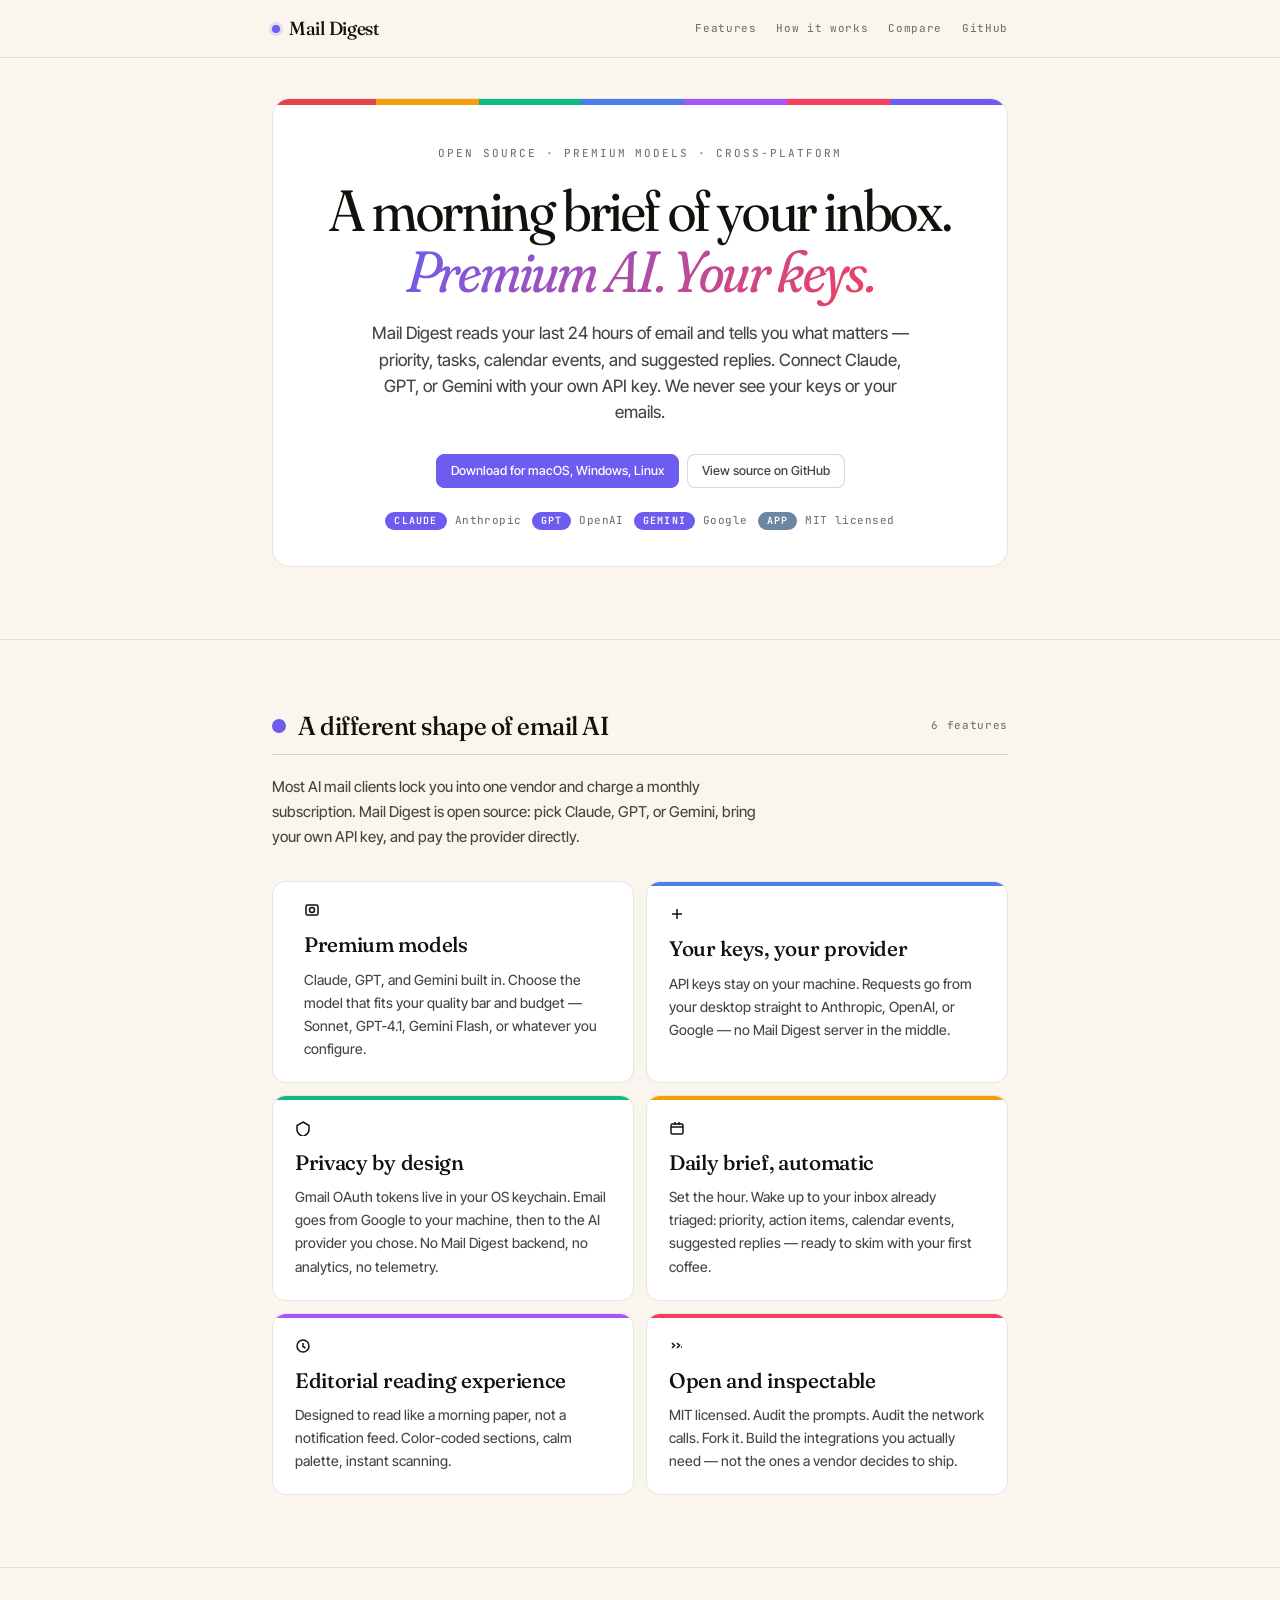
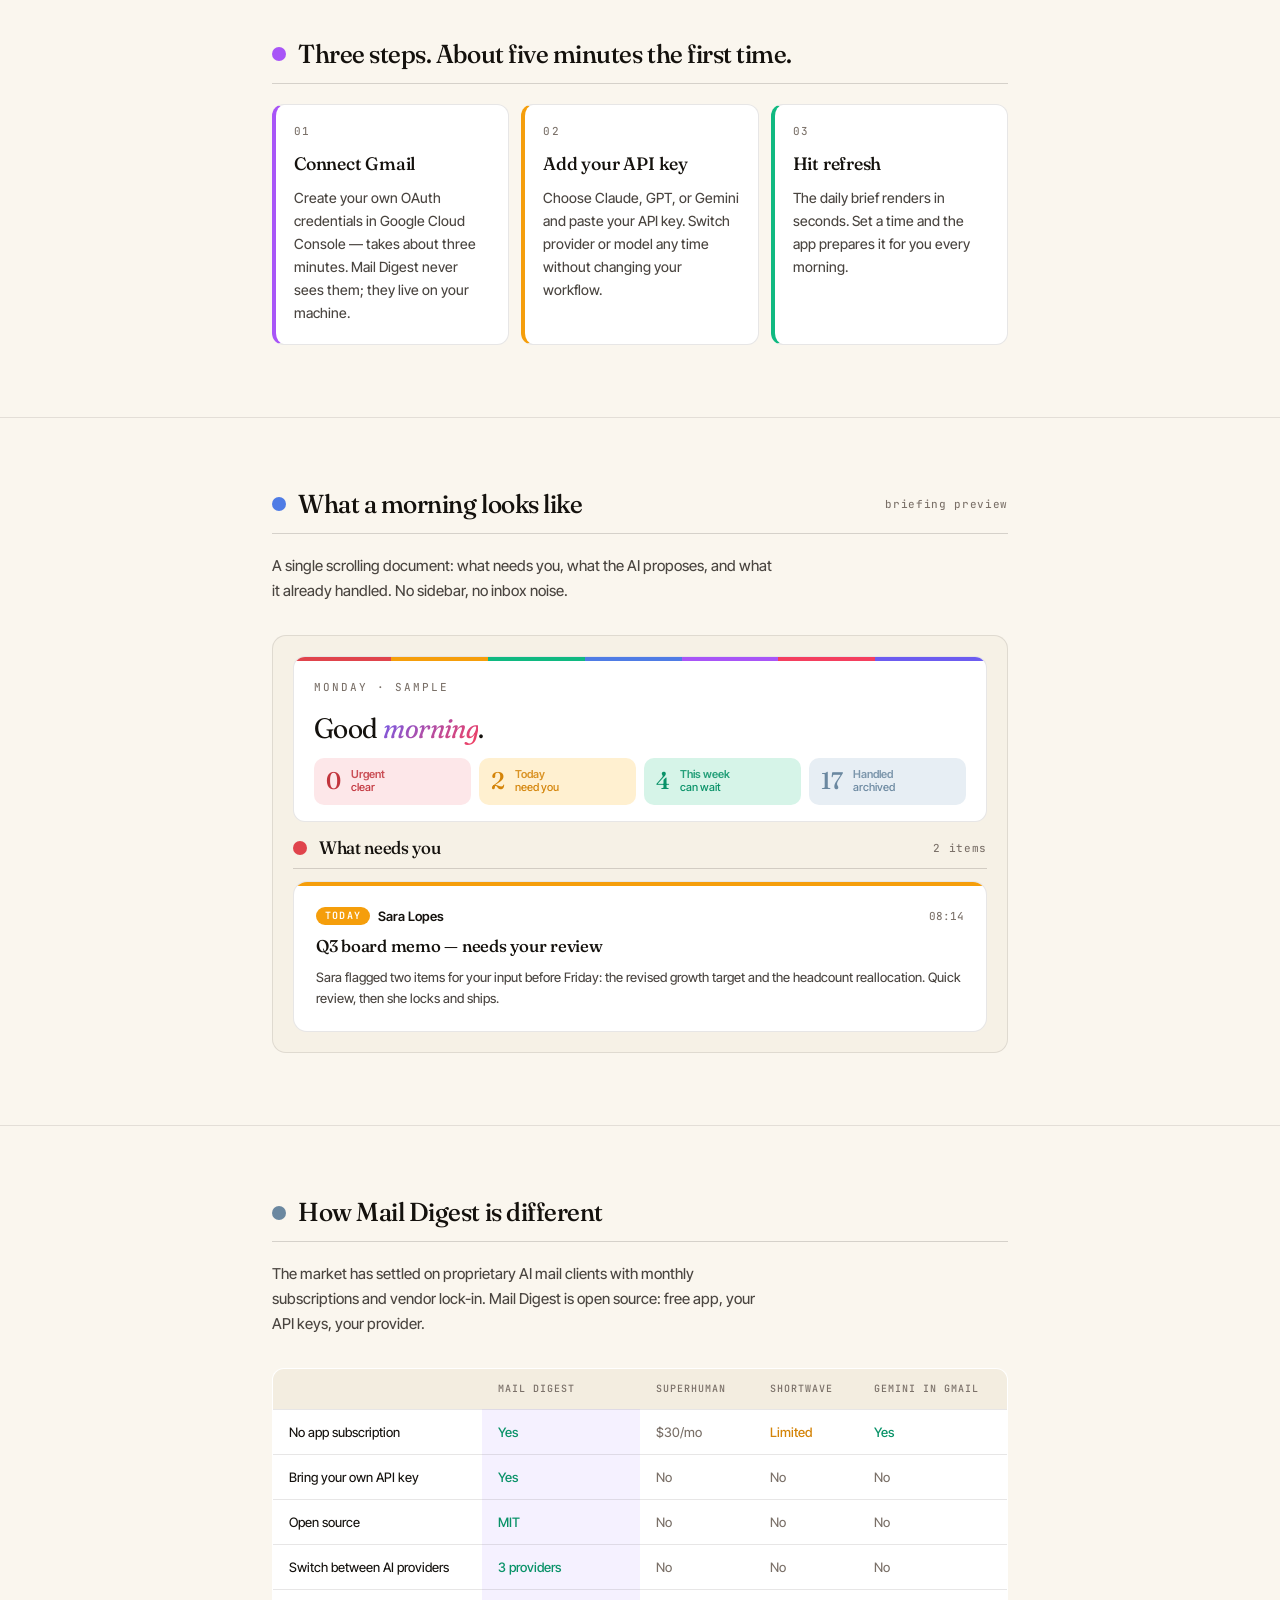
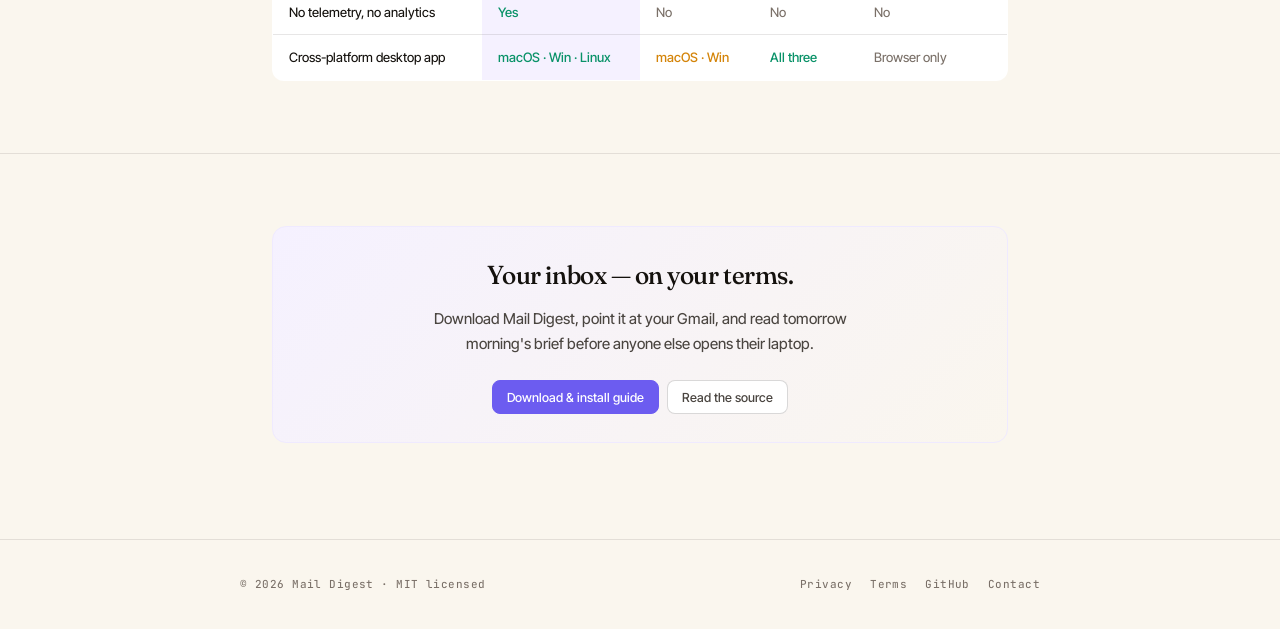
<file: index.html>
<!DOCTYPE html>
<html lang="en">
<head>
  <meta charset="UTF-8" />
  <meta name="viewport" content="width=device-width, initial-scale=1.0" />
  <title>Mail Digest — A morning brief of your inbox. Premium AI. Your keys.</title>
  <meta name="description" content="Open-source desktop app that reads your last 24h of email, classifies priority, suggests tasks, calendar events, and reply drafts. Powered by Claude, GPT, or Gemini with your own API key." />
  <meta name="theme-color" content="#faf6ee" />

  <link rel="icon" type="image/svg+xml" href="/favicon.svg" />

  <link rel="preconnect" href="https://fonts.googleapis.com">
  <link rel="preconnect" href="https://fonts.gstatic.com" crossorigin>
  <link href="https://fonts.googleapis.com/css2?family=Fraunces:opsz,wght,SOFT@9..144,300..900,0..100&family=Inter+Tight:wght@400;450;500;600;700&family=JetBrains+Mono:wght@400;500;600&display=swap" rel="stylesheet">

  <link rel="stylesheet" href="/styles.css" />

  <meta property="og:title" content="Mail Digest" />
  <meta property="og:description" content="A morning brief of your inbox. Premium AI. Your keys." />
  <meta property="og:url" content="https://maildigest.app" />
  <meta property="og:type" content="website" />
  <meta property="og:image" content="https://maildigest.app/logo.svg" />
  <meta name="twitter:card" content="summary" />
</head>
<body>

<header class="topbar">
  <div class="inner">
    <a class="brand" href="/">
      <span class="brand-dot" aria-hidden="true"></span>
      <span class="brand-name">Mail Digest</span>
    </a>
    <nav class="topbar-nav">
      <a href="#features">Features</a>
      <a href="#how">How it works</a>
      <a href="#compare">Compare</a>
      <a href="https://github.com" target="_blank" rel="noopener">GitHub</a>
    </nav>
  </div>
</header>

<section class="hero-wrap">
  <div class="container">
    <div class="hero">
      <div class="hero-stripe"></div>
      <div class="hero-body">
        <div class="hero-eyebrow">Open source · Premium models · Cross-platform</div>
        <h1>
          A morning brief of your inbox.<br />
          <em>Premium AI. Your keys.</em>
        </h1>
        <p class="lead">
          Mail Digest reads your last 24 hours of email and tells you what matters &mdash; priority, tasks, calendar events, and suggested replies. Connect Claude, GPT, or Gemini with your own API key. We never see your keys or your emails.
        </p>
        <div class="hero-actions">
          <a class="btn btn-brand" href="https://github.com" target="_blank" rel="noopener">Download for macOS, Windows, Linux</a>
          <a class="btn" href="https://github.com" target="_blank" rel="noopener">View source on GitHub</a>
        </div>
        <div class="hero-meta">
          <span class="hero-meta-item"><span class="badge ai">claude</span> Anthropic</span>
          <span class="hero-meta-item"><span class="badge ai">gpt</span> OpenAI</span>
          <span class="hero-meta-item"><span class="badge ai">gemini</span> Google</span>
          <span class="hero-meta-item"><span class="badge fyi">app</span> MIT licensed</span>
        </div>
      </div>
    </div>
  </div>
</section>

<section id="features" class="page-section">
  <div class="container">
    <div class="section-head">
      <div class="section-dot" style="background: var(--brand)"></div>
      <h2>A different shape of email AI</h2>
      <div class="section-meta">6 features</div>
    </div>
    <p class="section-lead">
      Most AI mail clients lock you into one vendor and charge a monthly subscription. Mail Digest is open source: pick Claude, GPT, or Gemini, bring your own API key, and pay the provider directly.
    </p>

    <div class="features-grid">
      <div class="card brand">
        <div class="card-stripe"></div>
        <div class="card-body">
          <svg class="card-icon" viewBox="0 0 16 16" fill="none" stroke="currentColor" stroke-width="1.5">
            <rect x="2" y="3" width="12" height="10" rx="1.5" />
            <circle cx="8" cy="8" r="2.5" />
          </svg>
          <h3>Premium models</h3>
          <p class="card-summary">Claude, GPT, and Gemini built in. Choose the model that fits your quality bar and budget &mdash; Sonnet, GPT&#8209;4.1, Gemini Flash, or whatever you configure.</p>
        </div>
      </div>

      <div class="card sky">
        <div class="card-stripe"></div>
        <div class="card-body">
          <svg class="card-icon" viewBox="0 0 16 16" fill="none" stroke="currentColor" stroke-width="1.5">
            <path d="M3 8h10M8 3v10" />
          </svg>
          <h3>Your keys, your provider</h3>
          <p class="card-summary">API keys stay on your machine. Requests go from your desktop straight to Anthropic, OpenAI, or Google &mdash; no Mail Digest server in the middle.</p>
        </div>
      </div>

      <div class="card emerald">
        <div class="card-stripe"></div>
        <div class="card-body">
          <svg class="card-icon" viewBox="0 0 16 16" fill="none" stroke="currentColor" stroke-width="1.5">
            <path d="M8 2l6 3.5v4c0 3.5-2.5 5.5-6 7-3.5-1.5-6-3.5-6-7v-4L8 2z" />
          </svg>
          <h3>Privacy by design</h3>
          <p class="card-summary">Gmail OAuth tokens live in your OS keychain. Email goes from Google to your machine, then to the AI provider you chose. No Mail Digest backend, no analytics, no telemetry.</p>
        </div>
      </div>

      <div class="card sunset">
        <div class="card-stripe"></div>
        <div class="card-body">
          <svg class="card-icon" viewBox="0 0 16 16" fill="none" stroke="currentColor" stroke-width="1.5">
            <rect x="2" y="4" width="12" height="10" rx="1.5" />
            <path d="M2 7h12M6 2v3M10 2v3" />
          </svg>
          <h3>Daily brief, automatic</h3>
          <p class="card-summary">Set the hour. Wake up to your inbox already triaged: priority, action items, calendar events, suggested replies &mdash; ready to skim with your first coffee.</p>
        </div>
      </div>

      <div class="card grape">
        <div class="card-stripe"></div>
        <div class="card-body">
          <svg class="card-icon" viewBox="0 0 16 16" fill="none" stroke="currentColor" stroke-width="1.5">
            <circle cx="8" cy="8" r="6" />
            <path d="M8 5v3.5l2.5 1.5" />
          </svg>
          <h3>Editorial reading experience</h3>
          <p class="card-summary">Designed to read like a morning paper, not a notification feed. Color-coded sections, calm palette, instant scanning.</p>
        </div>
      </div>

      <div class="card rose">
        <div class="card-stripe"></div>
        <div class="card-body">
          <svg class="card-icon" viewBox="0 0 16 16" fill="none" stroke="currentColor" stroke-width="1.5">
            <path d="M3 5l2.5 2.5L3 10M8 5l2.5 2.5L8 10M13 9h-1" />
          </svg>
          <h3>Open and inspectable</h3>
          <p class="card-summary">MIT licensed. Audit the prompts. Audit the network calls. Fork it. Build the integrations you actually need &mdash; not the ones a vendor decides to ship.</p>
        </div>
      </div>
    </div>
  </div>
</section>

<section id="how" class="page-section">
  <div class="container">
    <div class="section-head">
      <div class="section-dot" style="background: var(--grape)"></div>
      <h2>Three steps. About five minutes the first time.</h2>
    </div>

    <div class="steps">
      <div class="step">
        <div class="step-num">01</div>
        <h3>Connect Gmail</h3>
        <p>Create your own OAuth credentials in Google Cloud Console &mdash; takes about three minutes. Mail Digest never sees them; they live on your machine.</p>
      </div>
      <div class="step">
        <div class="step-num">02</div>
        <h3>Add your API key</h3>
        <p>Choose Claude, GPT, or Gemini and paste your API key. Switch provider or model any time without changing your workflow.</p>
      </div>
      <div class="step">
        <div class="step-num">03</div>
        <h3>Hit refresh</h3>
        <p>The daily brief renders in seconds. Set a time and the app prepares it for you every morning.</p>
      </div>
    </div>
  </div>
</section>

<section class="page-section">
  <div class="container">
    <div class="section-head">
      <div class="section-dot" style="background: var(--sky)"></div>
      <h2>What a morning looks like</h2>
      <div class="section-meta">briefing preview</div>
    </div>
    <p class="section-lead">
      A single scrolling document: what needs you, what the AI proposes, and what it already handled. No sidebar, no inbox noise.
    </p>

    <div class="briefing-preview" aria-hidden="true">
      <div class="bp-hero">
        <div class="hero-stripe"></div>
        <div class="bp-hero-body">
          <div class="hero-eyebrow">Monday · sample</div>
          <h3>Good <em>morning</em>.</h3>
          <div class="stats">
            <div class="stat urgent">
              <span class="num">0</span>
              <span class="lbl"><strong>Urgent</strong>clear</span>
            </div>
            <div class="stat today">
              <span class="num">2</span>
              <span class="lbl"><strong>Today</strong>need you</span>
            </div>
            <div class="stat week">
              <span class="num">4</span>
              <span class="lbl"><strong>This week</strong>can wait</span>
            </div>
            <div class="stat fyi">
              <span class="num">17</span>
              <span class="lbl"><strong>Handled</strong>archived</span>
            </div>
          </div>
        </div>
      </div>

      <div class="bp-section">
        <div class="section-head">
          <div class="section-dot" style="background: var(--urgent)"></div>
          <h2>What needs you</h2>
          <div class="section-meta">2 items</div>
        </div>
        <div class="card today">
          <div class="card-stripe"></div>
          <div class="card-body">
            <div class="card-meta">
              <span class="badge today">Today</span>
              <span class="sender">Sara Lopes</span>
              <span class="time">08:14</span>
            </div>
            <h3>Q3 board memo — needs your review</h3>
            <p class="card-summary">Sara flagged two items for your input before Friday: the revised growth target and the headcount reallocation. Quick review, then she locks and ships.</p>
          </div>
        </div>
      </div>
    </div>
  </div>
</section>

<section id="compare" class="page-section">
  <div class="container">
    <div class="section-head">
      <div class="section-dot" style="background: var(--slate)"></div>
      <h2>How Mail Digest is different</h2>
    </div>
    <p class="section-lead">
      The market has settled on proprietary AI mail clients with monthly subscriptions and vendor lock-in. Mail Digest is open source: free app, your API keys, your provider.
    </p>

    <div class="compare-wrap">
      <table class="compare">
        <thead>
          <tr>
            <th></th>
            <th>Mail Digest</th>
            <th>Superhuman</th>
            <th>Shortwave</th>
            <th>Gemini in Gmail</th>
          </tr>
        </thead>
        <tbody>
          <tr>
            <td>No app subscription</td>
            <td class="us"><span class="yes">Yes</span></td>
            <td><span class="no">$30/mo</span></td>
            <td><span class="mid">Limited</span></td>
            <td><span class="yes">Yes</span></td>
          </tr>
          <tr>
            <td>Bring your own API key</td>
            <td class="us"><span class="yes">Yes</span></td>
            <td><span class="no">No</span></td>
            <td><span class="no">No</span></td>
            <td><span class="no">No</span></td>
          </tr>
          <tr>
            <td>Open source</td>
            <td class="us"><span class="yes">MIT</span></td>
            <td><span class="no">No</span></td>
            <td><span class="no">No</span></td>
            <td><span class="no">No</span></td>
          </tr>
          <tr>
            <td>Switch between AI providers</td>
            <td class="us"><span class="yes">3 providers</span></td>
            <td><span class="no">No</span></td>
            <td><span class="no">No</span></td>
            <td><span class="no">No</span></td>
          </tr>
          <tr>
            <td>No telemetry, no analytics</td>
            <td class="us"><span class="yes">Yes</span></td>
            <td><span class="no">No</span></td>
            <td><span class="no">No</span></td>
            <td><span class="no">No</span></td>
          </tr>
          <tr>
            <td>Cross-platform desktop app</td>
            <td class="us"><span class="yes">macOS · Win · Linux</span></td>
            <td><span class="mid">macOS · Win</span></td>
            <td><span class="yes">All three</span></td>
            <td><span class="no">Browser only</span></td>
          </tr>
        </tbody>
      </table>
    </div>
  </div>
</section>

<section class="page-section">
  <div class="container">
    <div class="convo-hint">
      <h2>Your inbox &mdash; on your terms.</h2>
      <p>
        Download Mail Digest, point it at your Gmail, and read tomorrow morning's brief before anyone else opens their laptop.
      </p>
      <div class="hero-actions">
        <a class="btn btn-brand" href="https://github.com" target="_blank" rel="noopener">Download &amp; install guide</a>
        <a class="btn" href="https://github.com" target="_blank" rel="noopener">Read the source</a>
      </div>
    </div>
  </div>
</section>

<footer>
  <div class="footer-inner">
    <div>&copy; 2026 Mail Digest &middot; MIT licensed</div>
    <div class="footer-links">
      <a href="/privacy.html">Privacy</a>
      <a href="/terms.html">Terms</a>
      <a href="https://github.com" target="_blank" rel="noopener">GitHub</a>
      <a href="mailto:hello@maildigest.app">Contact</a>
    </div>
  </div>
</footer>

</body>
</html>
</file>
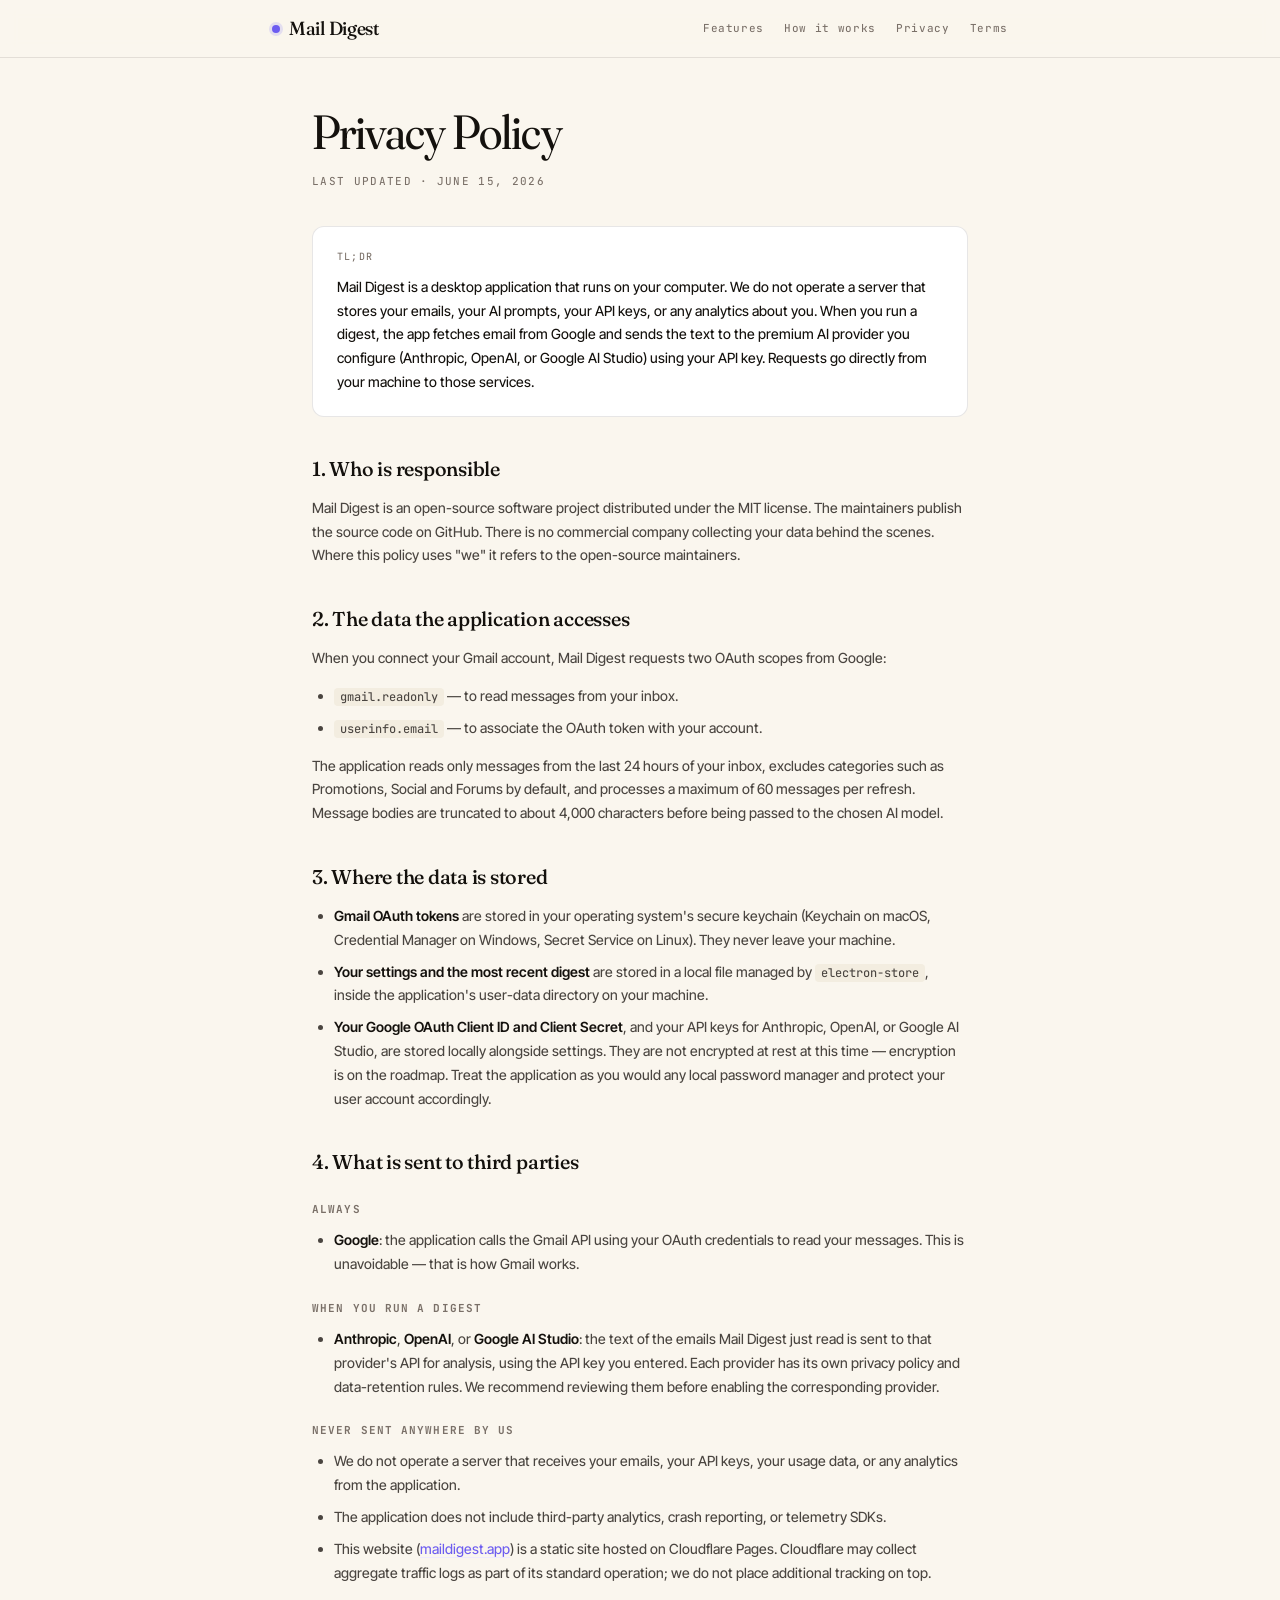
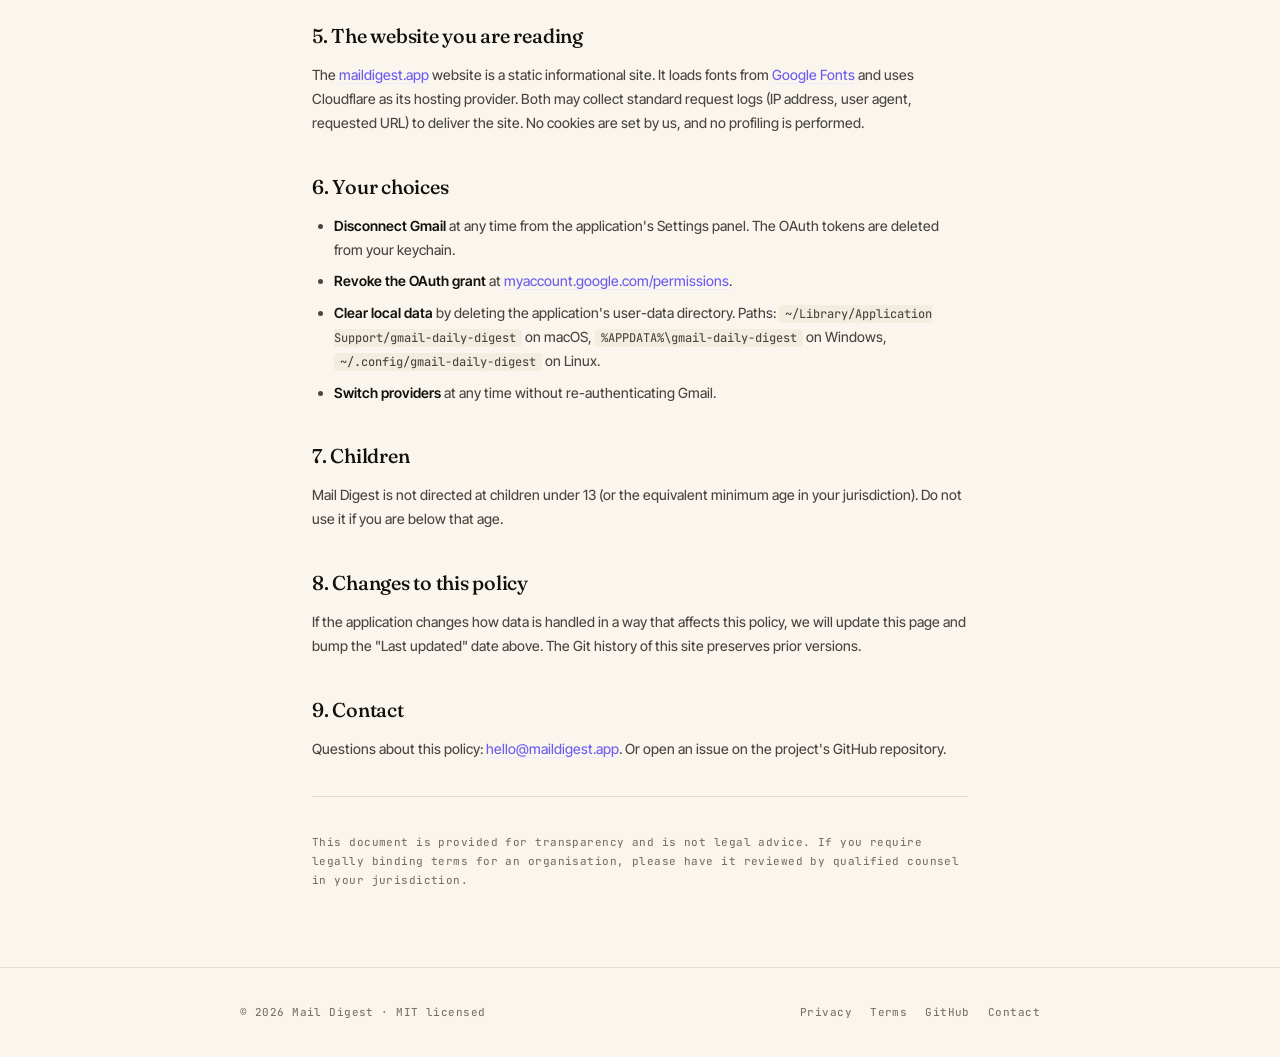
<file: privacy.html>
<!DOCTYPE html>
<html lang="en">
<head>
  <meta charset="UTF-8" />
  <meta name="viewport" content="width=device-width, initial-scale=1.0" />
  <title>Privacy Policy — Mail Digest</title>
  <meta name="description" content="How Mail Digest handles your data. Short version: keys and settings stay on your machine; AI runs through the provider you choose." />
  <link rel="icon" type="image/svg+xml" href="/favicon.svg" />
  <link rel="preconnect" href="https://fonts.googleapis.com">
  <link rel="preconnect" href="https://fonts.gstatic.com" crossorigin>
  <link href="https://fonts.googleapis.com/css2?family=Fraunces:opsz,wght,SOFT@9..144,300..900,0..100&family=Inter+Tight:wght@400;450;500;600;700&family=JetBrains+Mono:wght@400;500;600&display=swap" rel="stylesheet">
  <link rel="stylesheet" href="/styles.css" />
</head>
<body>

<header class="topbar">
  <div class="inner">
    <a class="brand" href="/">
      <span class="brand-dot" aria-hidden="true"></span>
      <span class="brand-name">Mail Digest</span>
    </a>
    <nav class="topbar-nav">
      <a href="/#features">Features</a>
      <a href="/#how">How it works</a>
      <a href="/privacy.html">Privacy</a>
      <a href="/terms.html">Terms</a>
    </nav>
  </div>
</header>

<main class="legal">
  <h1>Privacy Policy</h1>
  <div class="updated">Last updated · June 15, 2026</div>

  <div class="tldr">
    <div class="tldr-label">TL;DR</div>
    <p>
      Mail Digest is a desktop application that runs on your computer. We do not operate a server that stores your emails, your AI prompts, your API keys, or any analytics about you. When you run a digest, the app fetches email from Google and sends the text to the premium AI provider you configure (Anthropic, OpenAI, or Google AI Studio) using your API key. Requests go directly from your machine to those services.
    </p>
  </div>

  <h2>1. Who is responsible</h2>
  <p>
    Mail Digest is an open-source software project distributed under the MIT license. The maintainers publish the source code on GitHub. There is no commercial company collecting your data behind the scenes. Where this policy uses "we" it refers to the open-source maintainers.
  </p>

  <h2>2. The data the application accesses</h2>
  <p>
    When you connect your Gmail account, Mail Digest requests two OAuth scopes from Google:
  </p>
  <ul>
    <li><code>gmail.readonly</code> — to read messages from your inbox.</li>
    <li><code>userinfo.email</code> — to associate the OAuth token with your account.</li>
  </ul>
  <p>
    The application reads only messages from the last 24 hours of your inbox, excludes categories such as Promotions, Social and Forums by default, and processes a maximum of 60 messages per refresh. Message bodies are truncated to about 4,000 characters before being passed to the chosen AI model.
  </p>

  <h2>3. Where the data is stored</h2>
  <ul>
    <li><strong>Gmail OAuth tokens</strong> are stored in your operating system's secure keychain (Keychain on macOS, Credential Manager on Windows, Secret Service on Linux). They never leave your machine.</li>
    <li><strong>Your settings and the most recent digest</strong> are stored in a local file managed by <code>electron-store</code>, inside the application's user-data directory on your machine.</li>
    <li><strong>Your Google OAuth Client ID and Client Secret</strong>, and your API keys for Anthropic, OpenAI, or Google AI Studio, are stored locally alongside settings. They are not encrypted at rest at this time &mdash; encryption is on the roadmap. Treat the application as you would any local password manager and protect your user account accordingly.</li>
  </ul>

  <h2>4. What is sent to third parties</h2>
  <h3>Always</h3>
  <ul>
    <li><strong>Google</strong>: the application calls the Gmail API using your OAuth credentials to read your messages. This is unavoidable &mdash; that is how Gmail works.</li>
  </ul>

  <h3>When you run a digest</h3>
  <ul>
    <li><strong>Anthropic</strong>, <strong>OpenAI</strong>, or <strong>Google AI Studio</strong>: the text of the emails Mail Digest just read is sent to that provider's API for analysis, using the API key you entered. Each provider has its own privacy policy and data-retention rules. We recommend reviewing them before enabling the corresponding provider.</li>
  </ul>

  <h3>Never sent anywhere by us</h3>
  <ul>
    <li>We do not operate a server that receives your emails, your API keys, your usage data, or any analytics from the application.</li>
    <li>The application does not include third-party analytics, crash reporting, or telemetry SDKs.</li>
    <li>This website (<a href="https://maildigest.app">maildigest.app</a>) is a static site hosted on Cloudflare Pages. Cloudflare may collect aggregate traffic logs as part of its standard operation; we do not place additional tracking on top.</li>
  </ul>

  <h2>5. The website you are reading</h2>
  <p>
    The <a href="https://maildigest.app">maildigest.app</a> website is a static informational site. It loads fonts from <a href="https://fonts.googleapis.com" target="_blank" rel="noopener">Google Fonts</a> and uses Cloudflare as its hosting provider. Both may collect standard request logs (IP address, user agent, requested URL) to deliver the site. No cookies are set by us, and no profiling is performed.
  </p>

  <h2>6. Your choices</h2>
  <ul>
    <li><strong>Disconnect Gmail</strong> at any time from the application's Settings panel. The OAuth tokens are deleted from your keychain.</li>
    <li><strong>Revoke the OAuth grant</strong> at <a href="https://myaccount.google.com/permissions" target="_blank" rel="noopener">myaccount.google.com/permissions</a>.</li>
    <li><strong>Clear local data</strong> by deleting the application's user-data directory. Paths: <code>~/Library/Application Support/gmail-daily-digest</code> on macOS, <code>%APPDATA%\gmail-daily-digest</code> on Windows, <code>~/.config/gmail-daily-digest</code> on Linux.</li>
    <li><strong>Switch providers</strong> at any time without re-authenticating Gmail.</li>
  </ul>

  <h2>7. Children</h2>
  <p>
    Mail Digest is not directed at children under 13 (or the equivalent minimum age in your jurisdiction). Do not use it if you are below that age.
  </p>

  <h2>8. Changes to this policy</h2>
  <p>
    If the application changes how data is handled in a way that affects this policy, we will update this page and bump the "Last updated" date above. The Git history of this site preserves prior versions.
  </p>

  <h2>9. Contact</h2>
  <p>
    Questions about this policy: <a href="mailto:hello@maildigest.app">hello@maildigest.app</a>. Or open an issue on the project's GitHub repository.
  </p>

  <hr />

  <p class="disclaimer">
    This document is provided for transparency and is not legal advice. If you require legally binding terms for an organisation, please have it reviewed by qualified counsel in your jurisdiction.
  </p>
</main>

<footer>
  <div class="footer-inner">
    <div>&copy; 2026 Mail Digest &middot; MIT licensed</div>
    <div class="footer-links">
      <a href="/privacy.html">Privacy</a>
      <a href="/terms.html">Terms</a>
      <a href="https://github.com" target="_blank" rel="noopener">GitHub</a>
      <a href="mailto:hello@maildigest.app">Contact</a>
    </div>
  </div>
</footer>

</body>
</html>
</file>
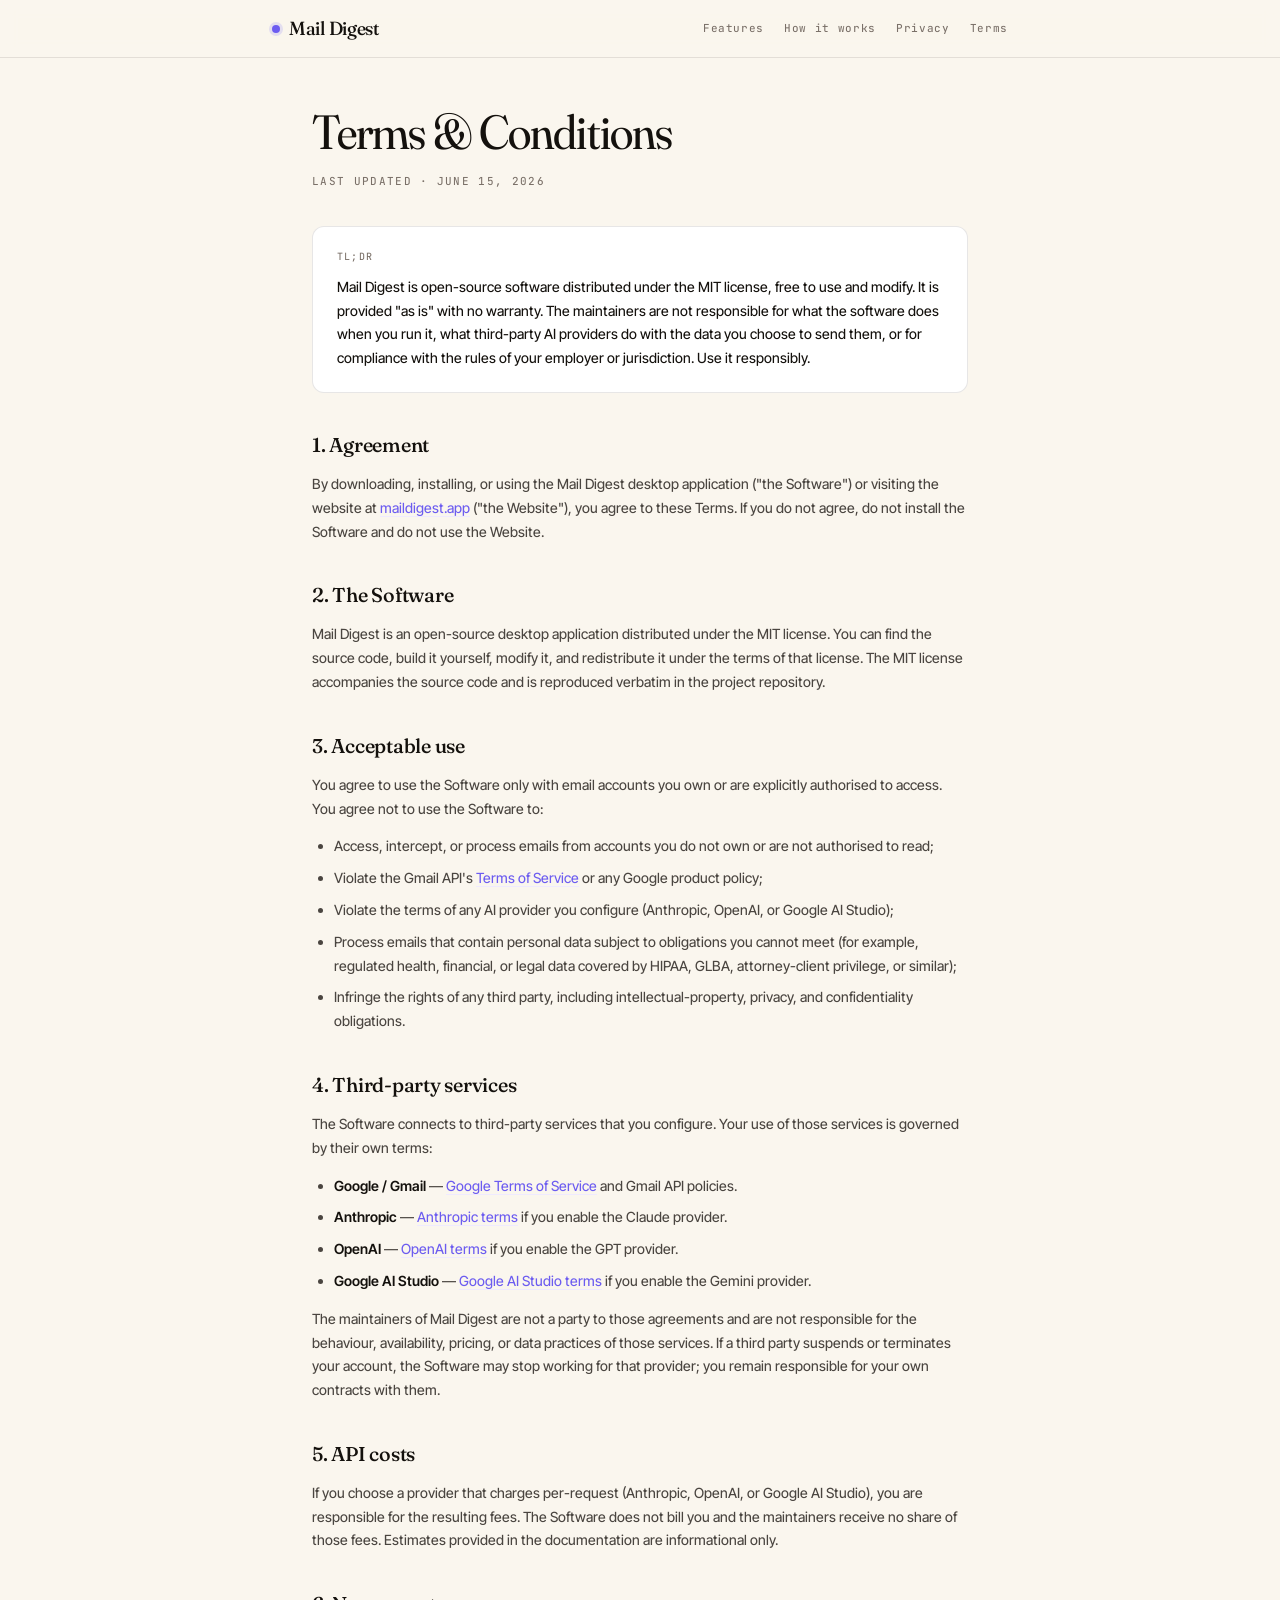
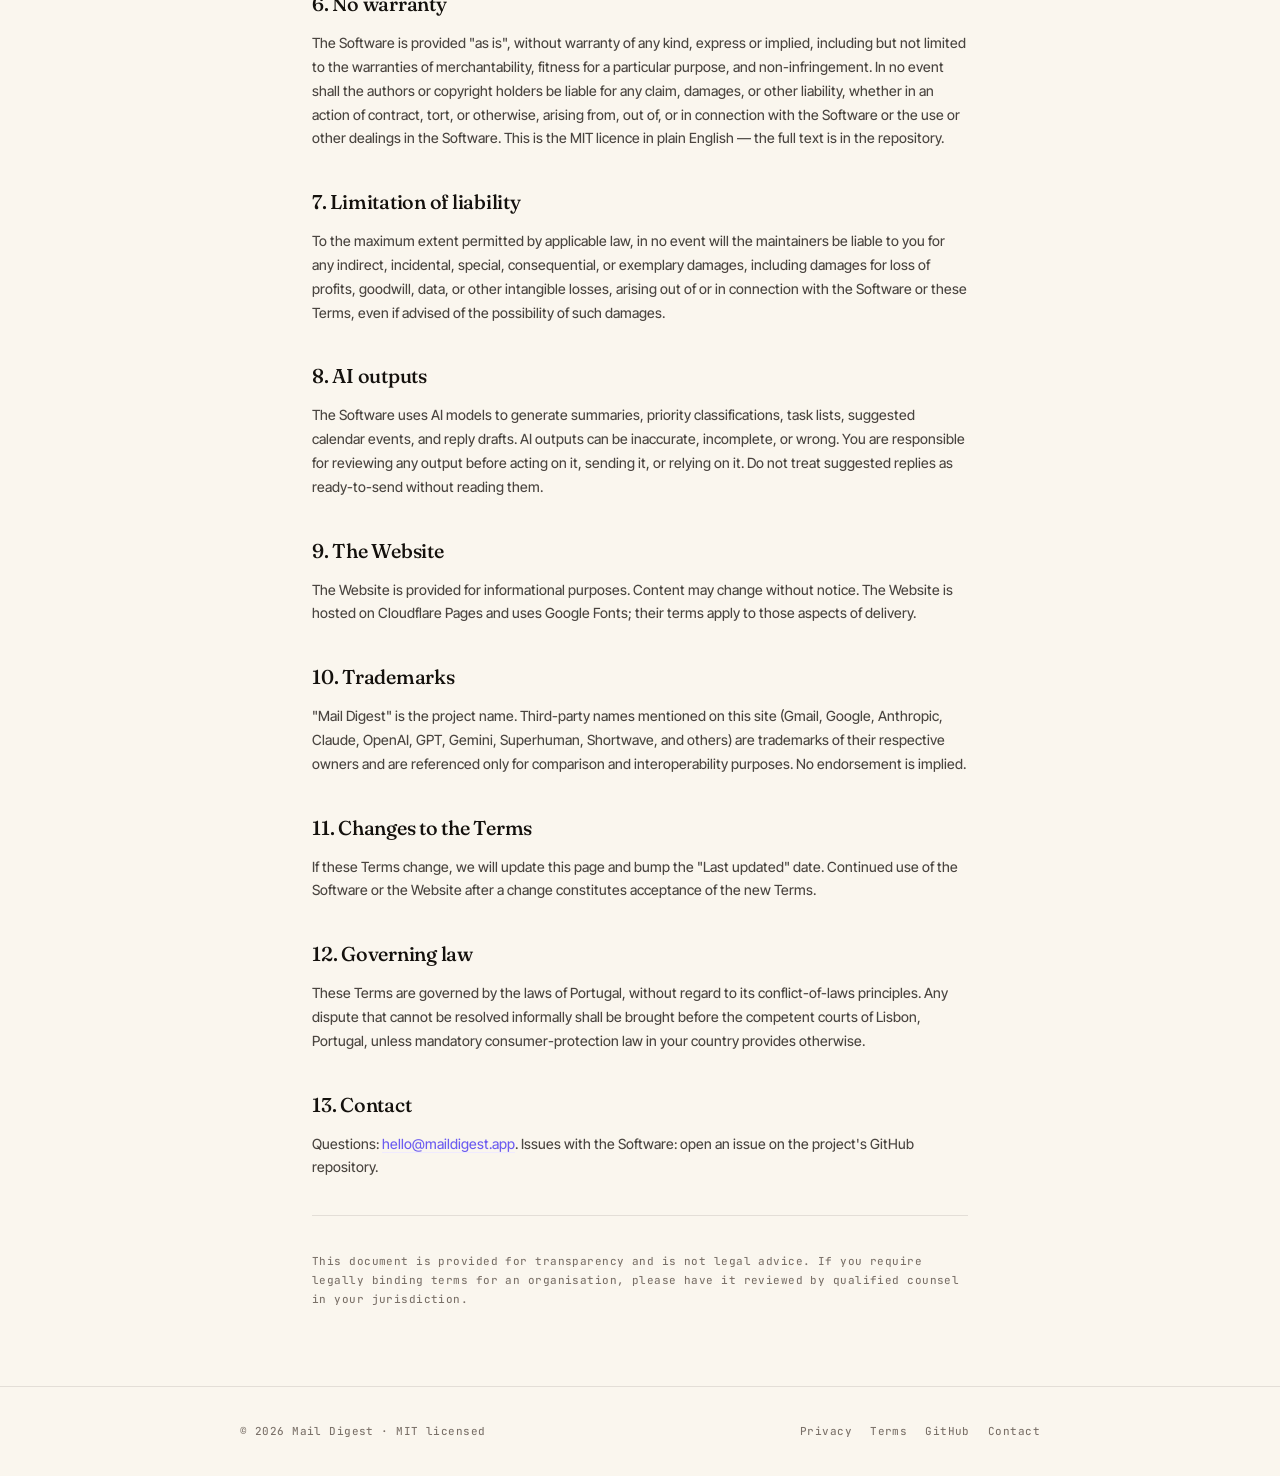
<file: terms.html>
<!DOCTYPE html>
<html lang="en">
<head>
  <meta charset="UTF-8" />
  <meta name="viewport" content="width=device-width, initial-scale=1.0" />
  <title>Terms &amp; Conditions — Mail Digest</title>
  <meta name="description" content="Terms of use for the Mail Digest desktop application and website." />
  <link rel="icon" type="image/svg+xml" href="/favicon.svg" />
  <link rel="preconnect" href="https://fonts.googleapis.com">
  <link rel="preconnect" href="https://fonts.gstatic.com" crossorigin>
  <link href="https://fonts.googleapis.com/css2?family=Fraunces:opsz,wght,SOFT@9..144,300..900,0..100&family=Inter+Tight:wght@400;450;500;600;700&family=JetBrains+Mono:wght@400;500;600&display=swap" rel="stylesheet">
  <link rel="stylesheet" href="/styles.css" />
</head>
<body>

<header class="topbar">
  <div class="inner">
    <a class="brand" href="/">
      <span class="brand-dot" aria-hidden="true"></span>
      <span class="brand-name">Mail Digest</span>
    </a>
    <nav class="topbar-nav">
      <a href="/#features">Features</a>
      <a href="/#how">How it works</a>
      <a href="/privacy.html">Privacy</a>
      <a href="/terms.html">Terms</a>
    </nav>
  </div>
</header>

<main class="legal">
  <h1>Terms &amp; Conditions</h1>
  <div class="updated">Last updated · June 15, 2026</div>

  <div class="tldr">
    <div class="tldr-label">TL;DR</div>
    <p>
      Mail Digest is open-source software distributed under the MIT license, free to use and modify. It is provided "as is" with no warranty. The maintainers are not responsible for what the software does when you run it, what third-party AI providers do with the data you choose to send them, or for compliance with the rules of your employer or jurisdiction. Use it responsibly.
    </p>
  </div>

  <h2>1. Agreement</h2>
  <p>
    By downloading, installing, or using the Mail Digest desktop application ("the Software") or visiting the website at <a href="https://maildigest.app">maildigest.app</a> ("the Website"), you agree to these Terms. If you do not agree, do not install the Software and do not use the Website.
  </p>

  <h2>2. The Software</h2>
  <p>
    Mail Digest is an open-source desktop application distributed under the MIT license. You can find the source code, build it yourself, modify it, and redistribute it under the terms of that license. The MIT license accompanies the source code and is reproduced verbatim in the project repository.
  </p>

  <h2>3. Acceptable use</h2>
  <p>
    You agree to use the Software only with email accounts you own or are explicitly authorised to access. You agree not to use the Software to:
  </p>
  <ul>
    <li>Access, intercept, or process emails from accounts you do not own or are not authorised to read;</li>
    <li>Violate the Gmail API's <a href="https://developers.google.com/terms" target="_blank" rel="noopener">Terms of Service</a> or any Google product policy;</li>
    <li>Violate the terms of any AI provider you configure (Anthropic, OpenAI, or Google AI Studio);</li>
    <li>Process emails that contain personal data subject to obligations you cannot meet (for example, regulated health, financial, or legal data covered by HIPAA, GLBA, attorney-client privilege, or similar);</li>
    <li>Infringe the rights of any third party, including intellectual-property, privacy, and confidentiality obligations.</li>
  </ul>

  <h2>4. Third-party services</h2>
  <p>
    The Software connects to third-party services that you configure. Your use of those services is governed by their own terms:
  </p>
  <ul>
    <li><strong>Google / Gmail</strong> &mdash; <a href="https://policies.google.com/terms" target="_blank" rel="noopener">Google Terms of Service</a> and Gmail API policies.</li>
    <li><strong>Anthropic</strong> &mdash; <a href="https://www.anthropic.com/legal/consumer-terms" target="_blank" rel="noopener">Anthropic terms</a> if you enable the Claude provider.</li>
    <li><strong>OpenAI</strong> &mdash; <a href="https://openai.com/policies/terms-of-use" target="_blank" rel="noopener">OpenAI terms</a> if you enable the GPT provider.</li>
    <li><strong>Google AI Studio</strong> &mdash; <a href="https://ai.google.dev/terms" target="_blank" rel="noopener">Google AI Studio terms</a> if you enable the Gemini provider.</li>
  </ul>
  <p>
    The maintainers of Mail Digest are not a party to those agreements and are not responsible for the behaviour, availability, pricing, or data practices of those services. If a third party suspends or terminates your account, the Software may stop working for that provider; you remain responsible for your own contracts with them.
  </p>

  <h2>5. API costs</h2>
  <p>
    If you choose a provider that charges per-request (Anthropic, OpenAI, or Google AI Studio), you are responsible for the resulting fees. The Software does not bill you and the maintainers receive no share of those fees. Estimates provided in the documentation are informational only.
  </p>

  <h2>6. No warranty</h2>
  <p>
    The Software is provided "as is", without warranty of any kind, express or implied, including but not limited to the warranties of merchantability, fitness for a particular purpose, and non-infringement. In no event shall the authors or copyright holders be liable for any claim, damages, or other liability, whether in an action of contract, tort, or otherwise, arising from, out of, or in connection with the Software or the use or other dealings in the Software. This is the MIT licence in plain English &mdash; the full text is in the repository.
  </p>

  <h2>7. Limitation of liability</h2>
  <p>
    To the maximum extent permitted by applicable law, in no event will the maintainers be liable to you for any indirect, incidental, special, consequential, or exemplary damages, including damages for loss of profits, goodwill, data, or other intangible losses, arising out of or in connection with the Software or these Terms, even if advised of the possibility of such damages.
  </p>

  <h2>8. AI outputs</h2>
  <p>
    The Software uses AI models to generate summaries, priority classifications, task lists, suggested calendar events, and reply drafts. AI outputs can be inaccurate, incomplete, or wrong. You are responsible for reviewing any output before acting on it, sending it, or relying on it. Do not treat suggested replies as ready-to-send without reading them.
  </p>

  <h2>9. The Website</h2>
  <p>
    The Website is provided for informational purposes. Content may change without notice. The Website is hosted on Cloudflare Pages and uses Google Fonts; their terms apply to those aspects of delivery.
  </p>

  <h2>10. Trademarks</h2>
  <p>
    "Mail Digest" is the project name. Third-party names mentioned on this site (Gmail, Google, Anthropic, Claude, OpenAI, GPT, Gemini, Superhuman, Shortwave, and others) are trademarks of their respective owners and are referenced only for comparison and interoperability purposes. No endorsement is implied.
  </p>

  <h2>11. Changes to the Terms</h2>
  <p>
    If these Terms change, we will update this page and bump the "Last updated" date. Continued use of the Software or the Website after a change constitutes acceptance of the new Terms.
  </p>

  <h2>12. Governing law</h2>
  <p>
    These Terms are governed by the laws of Portugal, without regard to its conflict-of-laws principles. Any dispute that cannot be resolved informally shall be brought before the competent courts of Lisbon, Portugal, unless mandatory consumer-protection law in your country provides otherwise.
  </p>

  <h2>13. Contact</h2>
  <p>
    Questions: <a href="mailto:hello@maildigest.app">hello@maildigest.app</a>. Issues with the Software: open an issue on the project's GitHub repository.
  </p>

  <hr />

  <p class="disclaimer">
    This document is provided for transparency and is not legal advice. If you require legally binding terms for an organisation, please have it reviewed by qualified counsel in your jurisdiction.
  </p>
</main>

<footer>
  <div class="footer-inner">
    <div>&copy; 2026 Mail Digest &middot; MIT licensed</div>
    <div class="footer-links">
      <a href="/privacy.html">Privacy</a>
      <a href="/terms.html">Terms</a>
      <a href="https://github.com" target="_blank" rel="noopener">GitHub</a>
      <a href="mailto:hello@maildigest.app">Contact</a>
    </div>
  </div>
</footer>

</body>
</html>
</file>
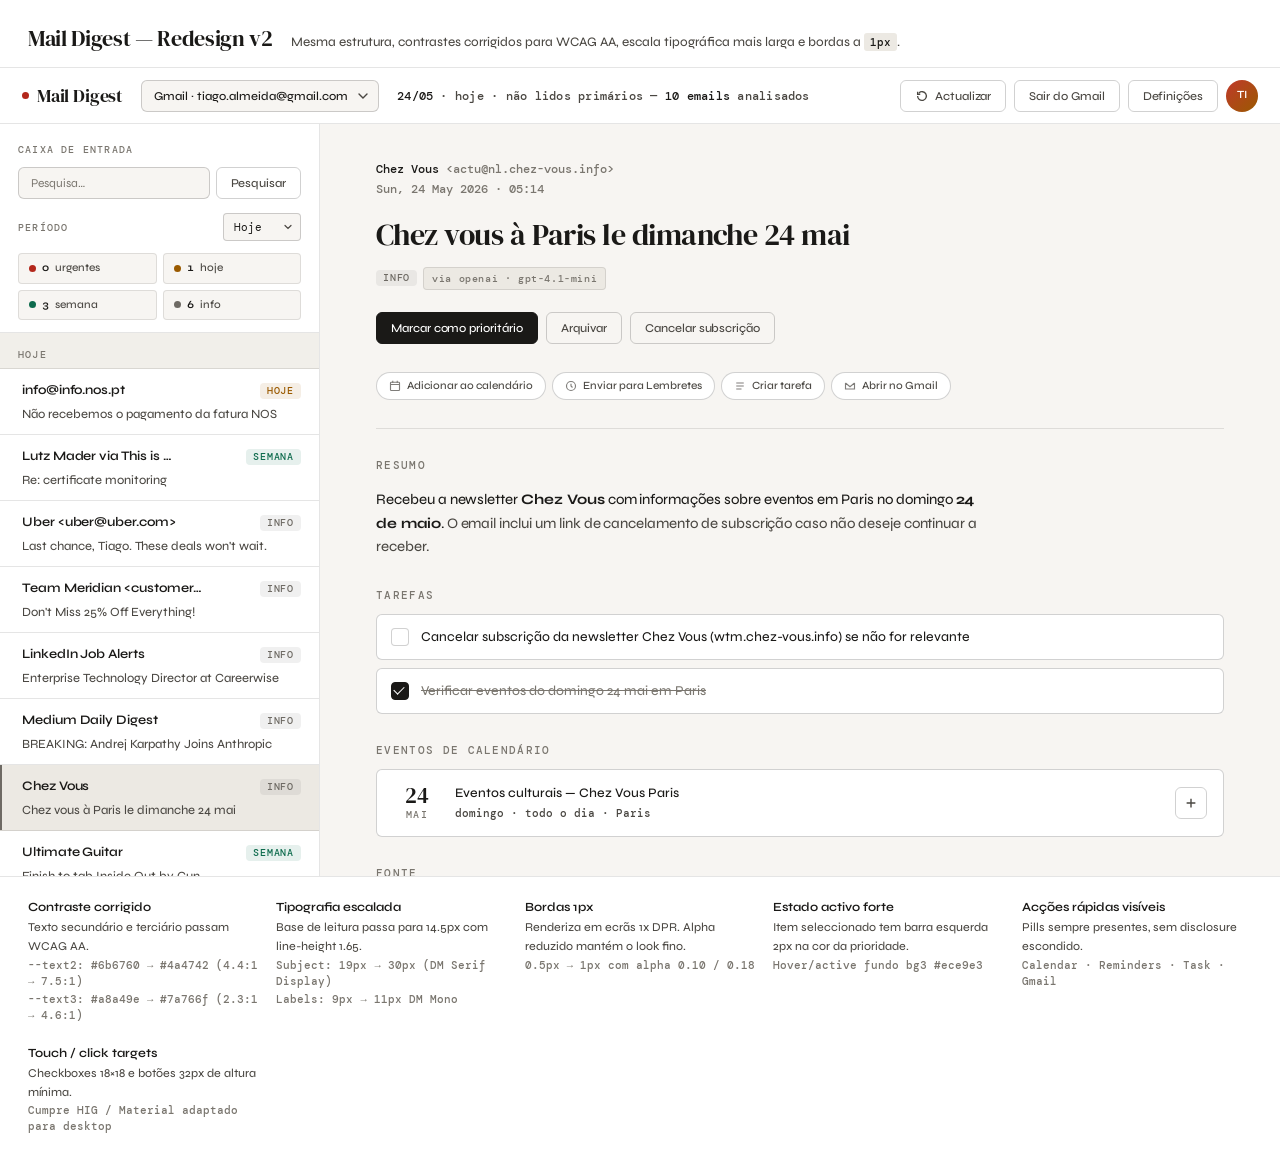
<file: mockups/app-redesign-v2.html>
<!DOCTYPE html>
<html lang="pt-PT">
<head>
<meta charset="UTF-8" />
<meta name="viewport" content="width=device-width, initial-scale=1" />
<title>Mail Digest — Redesign Mockup v2</title>
<link rel="preconnect" href="https://fonts.googleapis.com">
<link rel="preconnect" href="https://fonts.gstatic.com" crossorigin>
<link href="https://fonts.googleapis.com/css2?family=DM+Serif+Display:ital@0;1&family=DM+Mono:wght@400;500&family=Syne:wght@400;500;600;700&display=swap" rel="stylesheet">
<style>
  /* ============================================================
     Tokens — v2 (contrast-fixed, all WCAG AA verified)
     ============================================================ */
  :root {
    /* Surfaces */
    --bg:       #f7f5f2;
    --bg2:      #ffffff;
    --bg3:      #ece9e3;     /* hover/active — stronger than original #efede9 */
    --bg-rail:  #f1efea;     /* subtle sidebar rail */

    /* Borders — 1px with stronger alpha */
    --border:   rgba(0,0,0,0.10);
    --border2:  rgba(0,0,0,0.18);
    --border3:  rgba(0,0,0,0.28);   /* emphasis / focus */

    /* Text — all pairs now pass WCAG AA on --bg */
    --text:     #1a1917;            /* 14.5:1 */
    --text2:    #4a4742;            /* 7.5:1  — was #6b6760 = 4.4:1 (FAIL) */
    --text3:    #7a766f;            /* 4.6:1  — was #a8a49e = 2.3:1 (FAIL) */

    /* Priority — readable values */
    --urgent:   #b3271b;
    --today:    #9a5a00;            /* was #b36a00 */
    --week:     #0e6b4d;
    --fyi:      #6e6a64;            /* was #a8a49e */

    /* Priority backgrounds — saturated enough to be visible */
    --urgent-bg: rgba(179,39,27,0.10);
    --today-bg:  rgba(154,90,0,0.10);
    --week-bg:   rgba(14,107,77,0.10);
    --fyi-bg:    rgba(0,0,0,0.06);

    /* Spacing rhythm (4pt) */
    --s1: 4px; --s2: 8px; --s3: 12px; --s4: 16px;
    --s5: 20px; --s6: 24px; --s7: 32px; --s8: 40px;

    /* Radii */
    --r-sm: 4px; --r-md: 6px; --r-lg: 8px; --r-xl: 12px;
  }

  * { box-sizing: border-box; }
  html, body { height: 100%; }
  body {
    margin: 0;
    font-family: 'Syne', sans-serif;
    font-weight: 450;
    background: var(--bg);
    color: var(--text);
    -webkit-font-smoothing: antialiased;
    -moz-osx-font-smoothing: grayscale;
    line-height: 1.5;
  }

  ::selection { background: rgba(26,25,23,0.85); color: var(--bg2); }

  /* Hide scrollbars (design rule preserved) */
  ::-webkit-scrollbar { width: 0; height: 0; }

  /* ============================================================
     Demo wrapper — side-by-side comparison row
     ============================================================ */
  .compare-strip {
    padding: 22px 28px 12px;
    background: var(--bg2);
    border-bottom: 1px solid var(--border);
    display: flex;
    align-items: baseline;
    gap: 18px;
    flex-wrap: wrap;
  }
  .compare-strip h1 {
    margin: 0;
    font-family: 'DM Serif Display', serif;
    font-weight: 400;
    font-size: 22px;
    letter-spacing: -0.015em;
  }
  .compare-strip p {
    margin: 0;
    font-size: 13px;
    color: var(--text2);
  }
  .compare-strip code {
    font-family: 'DM Mono', monospace;
    font-size: 11px;
    padding: 2px 6px;
    background: var(--bg3);
    border-radius: 3px;
    color: var(--text);
  }

  /* ============================================================
     Topbar
     ============================================================ */
  .topbar {
    background: var(--bg2);
    border-bottom: 1px solid var(--border);
    height: 56px;
    display: flex;
    align-items: center;
  }
  .topbar .inner {
    width: 100%;
    padding: 0 22px;
    display: flex;
    align-items: center;
    gap: 18px;
  }
  .brand {
    display: flex;
    align-items: center;
    gap: 8px;
  }
  .brand-dot {
    width: 7px; height: 7px;
    background: var(--urgent);
    border-radius: 50%;
    animation: pulse 2s ease-in-out infinite;
  }
  @keyframes pulse {
    0%, 100% { opacity: 1; transform: scale(1); }
    50%      { opacity: 0.5; transform: scale(0.78); }
  }
  .brand-name {
    font-family: 'DM Serif Display', serif;
    font-size: 18px;
    letter-spacing: -0.01em;
    color: var(--text);
  }

  .account-picker {
    height: 32px;
    padding: 0 30px 0 12px;
    background: var(--bg);
    border: 1px solid var(--border2);
    border-radius: var(--r-md);
    font-family: 'Syne', sans-serif;
    font-size: 12px;
    font-weight: 500;
    color: var(--text);
    appearance: none;
    background-image: url("data:image/svg+xml;utf8,<svg xmlns='http://www.w3.org/2000/svg' width='10' height='10' viewBox='0 0 10 10'><path d='M1 3 L5 7 L9 3' stroke='%234a4742' stroke-width='1.4' fill='none' stroke-linecap='round'/></svg>");
    background-repeat: no-repeat;
    background-position: right 10px center;
  }

  .topbar-meta {
    font-family: 'DM Mono', monospace;
    font-size: 12px;
    letter-spacing: 0.02em;
    color: var(--text2);
    flex: 1;
  }
  .topbar-meta strong {
    color: var(--text);
    font-weight: 500;
  }

  .topbar-actions {
    display: flex;
    gap: 8px;
    align-items: center;
  }

  /* ============================================================
     Buttons
     ============================================================ */
  .btn {
    height: 32px;
    padding: 0 14px;
    border-radius: var(--r-md);
    font-family: 'Syne', sans-serif;
    font-size: 12px;
    font-weight: 500;
    letter-spacing: -0.005em;
    border: 1px solid var(--border2);
    background: transparent;
    color: var(--text2);
    cursor: pointer;
    transition: background 0.08s ease, color 0.08s ease, border-color 0.08s ease;
    display: inline-flex;
    align-items: center;
    gap: 6px;
  }
  .btn:hover {
    background: var(--bg3);
    color: var(--text);
    border-color: var(--border3);
  }
  .btn-primary {
    background: var(--text);
    color: var(--bg2);
    border-color: var(--text);
  }
  .btn-primary:hover {
    background: #2d2b27;
    color: var(--bg2);
    border-color: #2d2b27;
  }
  .btn-icon-only {
    width: 32px;
    padding: 0;
    justify-content: center;
  }
  .btn svg { width: 14px; height: 14px; }

  .avatar {
    width: 32px;
    height: 32px;
    border-radius: 50%;
    background: linear-gradient(135deg, #c0392b 0%, #9a5a00 100%);
    color: #fff;
    display: flex;
    align-items: center;
    justify-content: center;
    font-family: 'Syne', sans-serif;
    font-size: 11px;
    font-weight: 600;
    letter-spacing: 0.02em;
  }

  /* ============================================================
     App layout
     ============================================================ */
  .app {
    display: grid;
    grid-template-columns: 320px 1fr;
    height: calc(100vh - 56px - 92px);
    min-height: 720px;
    background: var(--bg);
  }

  /* ============================================================
     Sidebar
     ============================================================ */
  .sidebar {
    background: var(--bg2);
    border-right: 1px solid var(--border);
    display: flex;
    flex-direction: column;
    overflow: hidden;
  }
  .sidebar-header {
    padding: 18px 18px 12px;
  }
  .sidebar-title {
    font-family: 'DM Mono', monospace;
    font-size: 10px;
    letter-spacing: 0.12em;
    text-transform: uppercase;
    color: var(--text3);
    margin-bottom: 10px;
  }
  .search-wrap {
    display: flex;
    gap: 6px;
    margin-bottom: 14px;
  }
  .search-input {
    flex: 1;
    height: 32px;
    padding: 0 12px;
    background: var(--bg);
    border: 1px solid var(--border2);
    border-radius: var(--r-md);
    font-family: 'Syne', sans-serif;
    font-size: 12px;
    color: var(--text);
    outline: none;
    transition: border-color 0.08s;
  }
  .search-input:focus {
    border-color: var(--text2);
  }
  .search-input::placeholder { color: var(--text3); }

  .period-row {
    display: flex;
    align-items: center;
    justify-content: space-between;
    margin-bottom: 12px;
  }
  .period-label {
    font-family: 'DM Mono', monospace;
    font-size: 10px;
    letter-spacing: 0.12em;
    text-transform: uppercase;
    color: var(--text3);
  }
  .period-select {
    height: 28px;
    padding: 0 24px 0 10px;
    background: var(--bg);
    border: 1px solid var(--border2);
    border-radius: var(--r-sm);
    font-family: 'DM Mono', monospace;
    font-size: 11px;
    color: var(--text);
    appearance: none;
    background-image: url("data:image/svg+xml;utf8,<svg xmlns='http://www.w3.org/2000/svg' width='8' height='8' viewBox='0 0 8 8'><path d='M1 2.5 L4 5.5 L7 2.5' stroke='%234a4742' stroke-width='1.2' fill='none' stroke-linecap='round'/></svg>");
    background-repeat: no-repeat;
    background-position: right 8px center;
  }

  .stat-row {
    display: grid;
    grid-template-columns: 1fr 1fr;
    gap: 6px;
  }
  .stat-pill {
    display: flex;
    align-items: center;
    gap: 6px;
    padding: 6px 10px;
    background: var(--bg);
    border: 1px solid var(--border);
    border-radius: var(--r-sm);
    font-size: 11px;
    color: var(--text2);
    font-weight: 500;
  }
  .stat-dot {
    width: 7px;
    height: 7px;
    border-radius: 50%;
    flex-shrink: 0;
  }
  .stat-count {
    color: var(--text);
    font-weight: 600;
    font-variant-numeric: tabular-nums;
  }

  /* ============================================================
     Email list
     ============================================================ */
  .email-list {
    flex: 1;
    overflow-y: auto;
    border-top: 1px solid var(--border);
  }
  .group-label {
    padding: 14px 18px 6px;
    font-family: 'DM Mono', monospace;
    font-size: 10px;
    letter-spacing: 0.12em;
    text-transform: uppercase;
    color: var(--text3);
    background: var(--bg-rail);
    border-bottom: 1px solid var(--border);
  }
  .email-item {
    position: relative;
    padding: 12px 18px 12px 22px;
    border-bottom: 1px solid var(--border);
    cursor: pointer;
    transition: background 0.08s ease;
  }
  .email-item:hover { background: var(--bg3); }
  .email-item.active {
    background: var(--bg3);
  }
  .email-item.active::before {
    content: '';
    position: absolute;
    left: 0; top: 0; bottom: 0;
    width: 2px;
    background: var(--text);
  }
  .email-item.priority-urgent.active::before { background: var(--urgent); }
  .email-item.priority-today.active::before  { background: var(--today); }
  .email-item.priority-week.active::before   { background: var(--week); }
  .email-item.priority-fyi.active::before    { background: var(--fyi); }

  .email-row1 {
    display: flex;
    align-items: center;
    gap: 8px;
    margin-bottom: 4px;
  }
  .email-sender {
    flex: 1;
    font-family: 'Syne', sans-serif;
    font-size: 13px;
    font-weight: 600;
    color: var(--text);
    overflow: hidden;
    text-overflow: ellipsis;
    white-space: nowrap;
    letter-spacing: -0.005em;
  }
  .email-subject {
    font-family: 'Syne', sans-serif;
    font-size: 12.5px;
    font-weight: 450;
    color: var(--text2);
    overflow: hidden;
    text-overflow: ellipsis;
    white-space: nowrap;
    line-height: 1.4;
  }
  .email-actions {
    opacity: 0;
    transition: opacity 0.08s;
    color: var(--text3);
    font-size: 14px;
    line-height: 1;
  }
  .email-item:hover .email-actions { opacity: 1; }

  /* ============================================================
     Badges
     ============================================================ */
  .badge {
    display: inline-flex;
    align-items: center;
    font-family: 'DM Mono', monospace;
    font-size: 10px;
    font-weight: 500;
    letter-spacing: 0.08em;
    text-transform: uppercase;
    padding: 3px 7px;
    border-radius: var(--r-sm);
    line-height: 1;
  }
  .badge.urgent { color: var(--urgent); background: var(--urgent-bg); }
  .badge.today  { color: var(--today);  background: var(--today-bg);  }
  .badge.week   { color: var(--week);   background: var(--week-bg);   }
  .badge.fyi    { color: var(--fyi);    background: var(--fyi-bg);    }

  /* ============================================================
     Detail panel
     ============================================================ */
  .detail {
    overflow-y: auto;
    padding: 36px 56px 40px;
  }
  .detail-meta {
    font-family: 'DM Mono', monospace;
    font-size: 12px;
    color: var(--text2);
    margin-bottom: 14px;
    line-height: 1.5;
  }
  .detail-meta .sender { color: var(--text); font-weight: 500; }
  .detail-meta .sep { color: var(--text3); margin: 0 8px; }
  .detail-meta .addr { color: var(--text3); }
  .detail-meta .date { color: var(--text3); display: block; margin-top: 2px; }

  .detail-subject {
    font-family: 'DM Serif Display', serif;
    font-weight: 400;
    font-size: 30px;
    letter-spacing: -0.018em;
    line-height: 1.15;
    color: var(--text);
    margin-bottom: 14px;
  }

  .badge-row {
    display: flex;
    gap: 6px;
    align-items: center;
    margin-bottom: 22px;
  }
  .ai-badge {
    font-family: 'DM Mono', monospace;
    font-size: 10px;
    letter-spacing: 0.06em;
    color: var(--text3);
    background: var(--bg3);
    border: 1px solid var(--border);
    border-radius: var(--r-sm);
    padding: 3px 8px;
  }

  .detail-actions {
    display: flex;
    gap: 8px;
    margin-bottom: 28px;
    flex-wrap: wrap;
  }

  /* Quick actions — now visible by default */
  .quick-actions {
    display: flex;
    gap: 6px;
    flex-wrap: wrap;
    margin-bottom: 28px;
    padding-bottom: 28px;
    border-bottom: 1px solid var(--border);
  }
  .quick-pill {
    height: 28px;
    padding: 0 12px;
    background: var(--bg2);
    border: 1px solid var(--border2);
    border-radius: 999px;
    font-family: 'Syne', sans-serif;
    font-size: 11px;
    font-weight: 500;
    color: var(--text2);
    cursor: pointer;
    display: inline-flex;
    align-items: center;
    gap: 6px;
    transition: background 0.08s, color 0.08s, border-color 0.08s;
  }
  .quick-pill:hover {
    background: var(--bg3);
    color: var(--text);
    border-color: var(--border3);
  }
  .quick-pill svg { width: 12px; height: 12px; opacity: 0.7; }

  /* Section */
  .section { margin-bottom: 28px; }
  .section-label {
    font-family: 'DM Mono', monospace;
    font-size: 11px;
    letter-spacing: 0.12em;
    text-transform: uppercase;
    color: var(--text3);
    margin-bottom: 10px;
    font-weight: 500;
  }
  .summary-text {
    font-family: 'Syne', sans-serif;
    font-size: 14.5px;
    font-weight: 450;
    line-height: 1.65;
    color: var(--text);
    max-width: 68ch;
    letter-spacing: -0.003em;
  }
  .summary-text .muted { color: var(--text2); }

  /* Tasks */
  .task-item {
    display: flex;
    align-items: flex-start;
    gap: 12px;
    padding: 12px 14px;
    background: var(--bg2);
    border: 1px solid var(--border2);
    border-radius: var(--r-md);
    font-size: 13.5px;
    color: var(--text);
    line-height: 1.5;
    cursor: pointer;
    transition: border-color 0.08s, background 0.08s;
    margin-bottom: 8px;
  }
  .task-item:hover {
    border-color: var(--border3);
    background: var(--bg3);
  }
  .task-check {
    width: 18px;
    height: 18px;
    border: 1.5px solid var(--border2);
    border-radius: 4px;
    flex-shrink: 0;
    margin-top: 1px;
    background: var(--bg2);
    transition: border-color 0.08s, background 0.08s;
  }
  .task-item:hover .task-check { border-color: var(--text2); }
  .task-item.checked .task-check {
    background: var(--text);
    border-color: var(--text);
    position: relative;
  }
  .task-item.checked .task-check::after {
    content: '';
    position: absolute;
    left: 4px; top: 1px;
    width: 5px; height: 9px;
    border: solid var(--bg2);
    border-width: 0 1.6px 1.6px 0;
    transform: rotate(45deg);
  }
  .task-item.checked { color: var(--text3); text-decoration: line-through; }

  /* Calendar event card */
  .cal-card {
    display: flex;
    align-items: center;
    gap: 14px;
    padding: 14px 16px;
    background: var(--bg2);
    border: 1px solid var(--border2);
    border-radius: var(--r-md);
    margin-bottom: 8px;
  }
  .cal-date {
    text-align: center;
    width: 48px;
    flex-shrink: 0;
  }
  .cal-day {
    font-family: 'DM Serif Display', serif;
    font-size: 22px;
    line-height: 1;
    color: var(--text);
    letter-spacing: -0.02em;
  }
  .cal-month {
    font-family: 'DM Mono', monospace;
    font-size: 9.5px;
    letter-spacing: 0.12em;
    text-transform: uppercase;
    color: var(--text3);
    margin-top: 2px;
  }
  .cal-info {
    flex: 1;
  }
  .cal-title {
    font-size: 13px;
    font-weight: 500;
    color: var(--text);
    margin-bottom: 3px;
    line-height: 1.4;
  }
  .cal-meta {
    font-family: 'DM Mono', monospace;
    font-size: 11px;
    color: var(--text2);
  }

  /* Source link */
  .source-link {
    display: inline-flex;
    flex-direction: column;
    padding: 10px 14px;
    border: 1px solid var(--border2);
    border-radius: var(--r-md);
    text-decoration: none;
    transition: border-color 0.08s, background 0.08s;
  }
  .source-link:hover {
    border-color: var(--border3);
    background: var(--bg3);
  }
  .source-title {
    font-family: 'Syne', sans-serif;
    font-size: 13px;
    font-weight: 500;
    color: var(--text);
    margin-bottom: 1px;
  }
  .source-url {
    font-family: 'DM Mono', monospace;
    font-size: 11px;
    color: var(--text2);
  }

  /* Footer compare guide */
  .legend {
    background: var(--bg2);
    border-top: 1px solid var(--border);
    padding: 20px 28px;
    display: grid;
    grid-template-columns: repeat(auto-fit, minmax(220px, 1fr));
    gap: 18px;
  }
  .legend-item {
    font-size: 12px;
    color: var(--text2);
    line-height: 1.55;
  }
  .legend-item strong {
    color: var(--text);
    font-weight: 600;
    display: block;
    margin-bottom: 2px;
    font-size: 12.5px;
  }
  .legend-item .delta {
    font-family: 'DM Mono', monospace;
    font-size: 10.5px;
    color: var(--text3);
    margin-top: 2px;
    display: block;
  }

  @media (max-width: 900px) {
    .app { grid-template-columns: 1fr; }
    .sidebar { display: none; }
    .detail { padding: 24px; }
  }
</style>
</head>
<body>

<!-- Comparison header -->
<div class="compare-strip">
  <h1>Mail Digest — Redesign v2</h1>
  <p>Mesma estrutura, contrastes corrigidos para WCAG AA, escala tipográfica mais larga e bordas a <code>1px</code>.</p>
</div>

<!-- Topbar -->
<header class="topbar">
  <div class="inner">
    <div class="brand">
      <span class="brand-dot"></span>
      <span class="brand-name">Mail Digest</span>
    </div>
    <select class="account-picker" aria-label="Conta de email">
      <option>Gmail · tiago.almeida@gmail.com</option>
    </select>
    <div class="topbar-meta">
      <strong>24/05</strong> · hoje · não lidos primários — <strong>10 emails</strong> analisados
    </div>
    <div class="topbar-actions">
      <button class="btn">
        <svg viewBox="0 0 16 16" fill="none" stroke="currentColor" stroke-width="1.5"><path d="M3 8a5 5 0 1 0 1.5-3.5"/><path d="M3 3v3h3"/></svg>
        Actualizar
      </button>
      <button class="btn">Sair do Gmail</button>
      <button class="btn">Definições</button>
      <div class="avatar">TI</div>
    </div>
  </div>
</header>

<!-- App -->
<div class="app">
  <!-- Sidebar -->
  <aside class="sidebar">
    <div class="sidebar-header">
      <div class="sidebar-title">Caixa de entrada</div>
      <div class="search-wrap">
        <input class="search-input" placeholder="Pesquisa…" />
        <button class="btn" style="height:32px;">Pesquisar</button>
      </div>

      <div class="period-row">
        <span class="period-label">Período</span>
        <select class="period-select">
          <option>Hoje</option>
          <option>Ontem</option>
          <option>7 dias</option>
        </select>
      </div>

      <div class="stat-row">
        <div class="stat-pill"><div class="stat-dot" style="background:var(--urgent)"></div><span class="stat-count">0</span> urgentes</div>
        <div class="stat-pill"><div class="stat-dot" style="background:var(--today)"></div><span class="stat-count">1</span> hoje</div>
        <div class="stat-pill"><div class="stat-dot" style="background:var(--week)"></div><span class="stat-count">3</span> semana</div>
        <div class="stat-pill"><div class="stat-dot" style="background:var(--fyi)"></div><span class="stat-count">6</span> info</div>
      </div>
    </div>

    <div class="email-list">
      <div class="group-label">Hoje</div>

      <div class="email-item priority-today">
        <div class="email-row1">
          <span class="email-sender">info@info.nos.pt</span>
          <span class="badge today">Hoje</span>
        </div>
        <div class="email-subject">Não recebemos o pagamento da fatura NOS</div>
      </div>

      <div class="email-item priority-week">
        <div class="email-row1">
          <span class="email-sender">Lutz Mader via This is …</span>
          <span class="badge week">Semana</span>
        </div>
        <div class="email-subject">Re: certificate monitoring</div>
      </div>

      <div class="email-item priority-fyi">
        <div class="email-row1">
          <span class="email-sender">Uber &lt;uber@uber.com&gt;</span>
          <span class="badge fyi">Info</span>
        </div>
        <div class="email-subject">Last chance, Tiago. These deals won't wait.</div>
      </div>

      <div class="email-item priority-fyi">
        <div class="email-row1">
          <span class="email-sender">Team Meridian &lt;customer…</span>
          <span class="badge fyi">Info</span>
        </div>
        <div class="email-subject">Don't Miss 25% Off Everything!</div>
      </div>

      <div class="email-item priority-fyi">
        <div class="email-row1">
          <span class="email-sender">LinkedIn Job Alerts</span>
          <span class="badge fyi">Info</span>
        </div>
        <div class="email-subject">Enterprise Technology Director at Careerwise</div>
      </div>

      <div class="email-item priority-fyi">
        <div class="email-row1">
          <span class="email-sender">Medium Daily Digest</span>
          <span class="badge fyi">Info</span>
        </div>
        <div class="email-subject">BREAKING: Andrej Karpathy Joins Anthropic</div>
      </div>

      <div class="email-item priority-fyi active">
        <div class="email-row1">
          <span class="email-sender">Chez Vous</span>
          <span class="badge fyi">Info</span>
        </div>
        <div class="email-subject">Chez vous à Paris le dimanche 24 mai</div>
      </div>

      <div class="email-item priority-week">
        <div class="email-row1">
          <span class="email-sender">Ultimate Guitar</span>
          <span class="badge week">Semana</span>
        </div>
        <div class="email-subject">Finish to tab Inside Out by Gun</div>
      </div>
    </div>
  </aside>

  <!-- Detail -->
  <main class="detail">
    <div class="detail-meta">
      <span class="sender">Chez Vous</span>
      <span class="addr">&lt;actu@nl.chez-vous.info&gt;</span>
      <span class="date">Sun, 24 May 2026 · 05:14</span>
    </div>

    <h1 class="detail-subject">Chez vous à Paris le dimanche 24 mai</h1>

    <div class="badge-row">
      <span class="badge fyi">Info</span>
      <span class="ai-badge">via openai · gpt-4.1-mini</span>
    </div>

    <div class="detail-actions">
      <button class="btn btn-primary">Marcar como prioritário</button>
      <button class="btn">Arquivar</button>
      <button class="btn">Cancelar subscrição</button>
    </div>

    <!-- Quick actions visible by default -->
    <div class="quick-actions">
      <button class="quick-pill">
        <svg viewBox="0 0 16 16" fill="none" stroke="currentColor" stroke-width="1.5"><rect x="2" y="3" width="12" height="11" rx="1"/><path d="M2 6h12M5 1v3M11 1v3"/></svg>
        Adicionar ao calendário
      </button>
      <button class="quick-pill">
        <svg viewBox="0 0 16 16" fill="none" stroke="currentColor" stroke-width="1.5"><circle cx="8" cy="8" r="6"/><path d="M8 5v3l2 2"/></svg>
        Enviar para Lembretes
      </button>
      <button class="quick-pill">
        <svg viewBox="0 0 16 16" fill="none" stroke="currentColor" stroke-width="1.5"><path d="M3 4h10M3 8h10M3 12h7"/></svg>
        Criar tarefa
      </button>
      <button class="quick-pill">
        <svg viewBox="0 0 16 16" fill="none" stroke="currentColor" stroke-width="1.5"><path d="M2 4l6 5 6-5M2 4v8h12V4"/></svg>
        Abrir no Gmail
      </button>
    </div>

    <div class="section">
      <div class="section-label">Resumo</div>
      <p class="summary-text">
        Recebeu a newsletter <strong>Chez Vous</strong> com informações sobre eventos em Paris no domingo <strong>24 de maio</strong>. <span class="muted">O email inclui um link de cancelamento de subscrição caso não deseje continuar a receber.</span>
      </p>
    </div>

    <div class="section">
      <div class="section-label">Tarefas</div>
      <div class="task-item">
        <div class="task-check"></div>
        <div>Cancelar subscrição da newsletter Chez Vous (wtm.chez-vous.info) se não for relevante</div>
      </div>
      <div class="task-item checked">
        <div class="task-check"></div>
        <div>Verificar eventos do domingo 24 mai em Paris</div>
      </div>
    </div>

    <div class="section">
      <div class="section-label">Eventos de calendário</div>
      <div class="cal-card">
        <div class="cal-date">
          <div class="cal-day">24</div>
          <div class="cal-month">Mai</div>
        </div>
        <div class="cal-info">
          <div class="cal-title">Eventos culturais — Chez Vous Paris</div>
          <div class="cal-meta">domingo · todo o dia · Paris</div>
        </div>
        <button class="btn btn-icon-only" title="Adicionar">
          <svg viewBox="0 0 16 16" fill="none" stroke="currentColor" stroke-width="1.6"><path d="M8 3v10M3 8h10"/></svg>
        </button>
      </div>
    </div>

    <div class="section" style="margin-bottom:0;">
      <div class="section-label">Fonte</div>
      <a class="source-link" href="#">
        <span class="source-title">wtm.chez-vous.info</span>
        <span class="source-url">Newsletter Chez Vous · Paris</span>
      </a>
    </div>
  </main>
</div>

<!-- Legend -->
<div class="legend">
  <div class="legend-item">
    <strong>Contraste corrigido</strong>
    Texto secundário e terciário passam WCAG AA.
    <span class="delta">--text2: #6b6760 → #4a4742  (4.4:1 → 7.5:1)</span>
    <span class="delta">--text3: #a8a49e → #7a766f  (2.3:1 → 4.6:1)</span>
  </div>
  <div class="legend-item">
    <strong>Tipografia escalada</strong>
    Base de leitura passa para 14.5px com line-height 1.65.
    <span class="delta">Subject: 19px → 30px (DM Serif Display)</span>
    <span class="delta">Labels: 9px → 11px DM Mono</span>
  </div>
  <div class="legend-item">
    <strong>Bordas 1px</strong>
    Renderiza em ecrãs 1x DPR. Alpha reduzido mantém o look fino.
    <span class="delta">0.5px → 1px com alpha 0.10 / 0.18</span>
  </div>
  <div class="legend-item">
    <strong>Estado activo forte</strong>
    Item seleccionado tem barra esquerda 2px na cor da prioridade.
    <span class="delta">Hover/active fundo bg3 #ece9e3</span>
  </div>
  <div class="legend-item">
    <strong>Acções rápidas visíveis</strong>
    Pills sempre presentes, sem disclosure escondido.
    <span class="delta">Calendar · Reminders · Task · Gmail</span>
  </div>
  <div class="legend-item">
    <strong>Touch / click targets</strong>
    Checkboxes 18×18 e botões 32px de altura mínima.
    <span class="delta">Cumpre HIG / Material adaptado para desktop</span>
  </div>
</div>

</body>
</html>
</file>
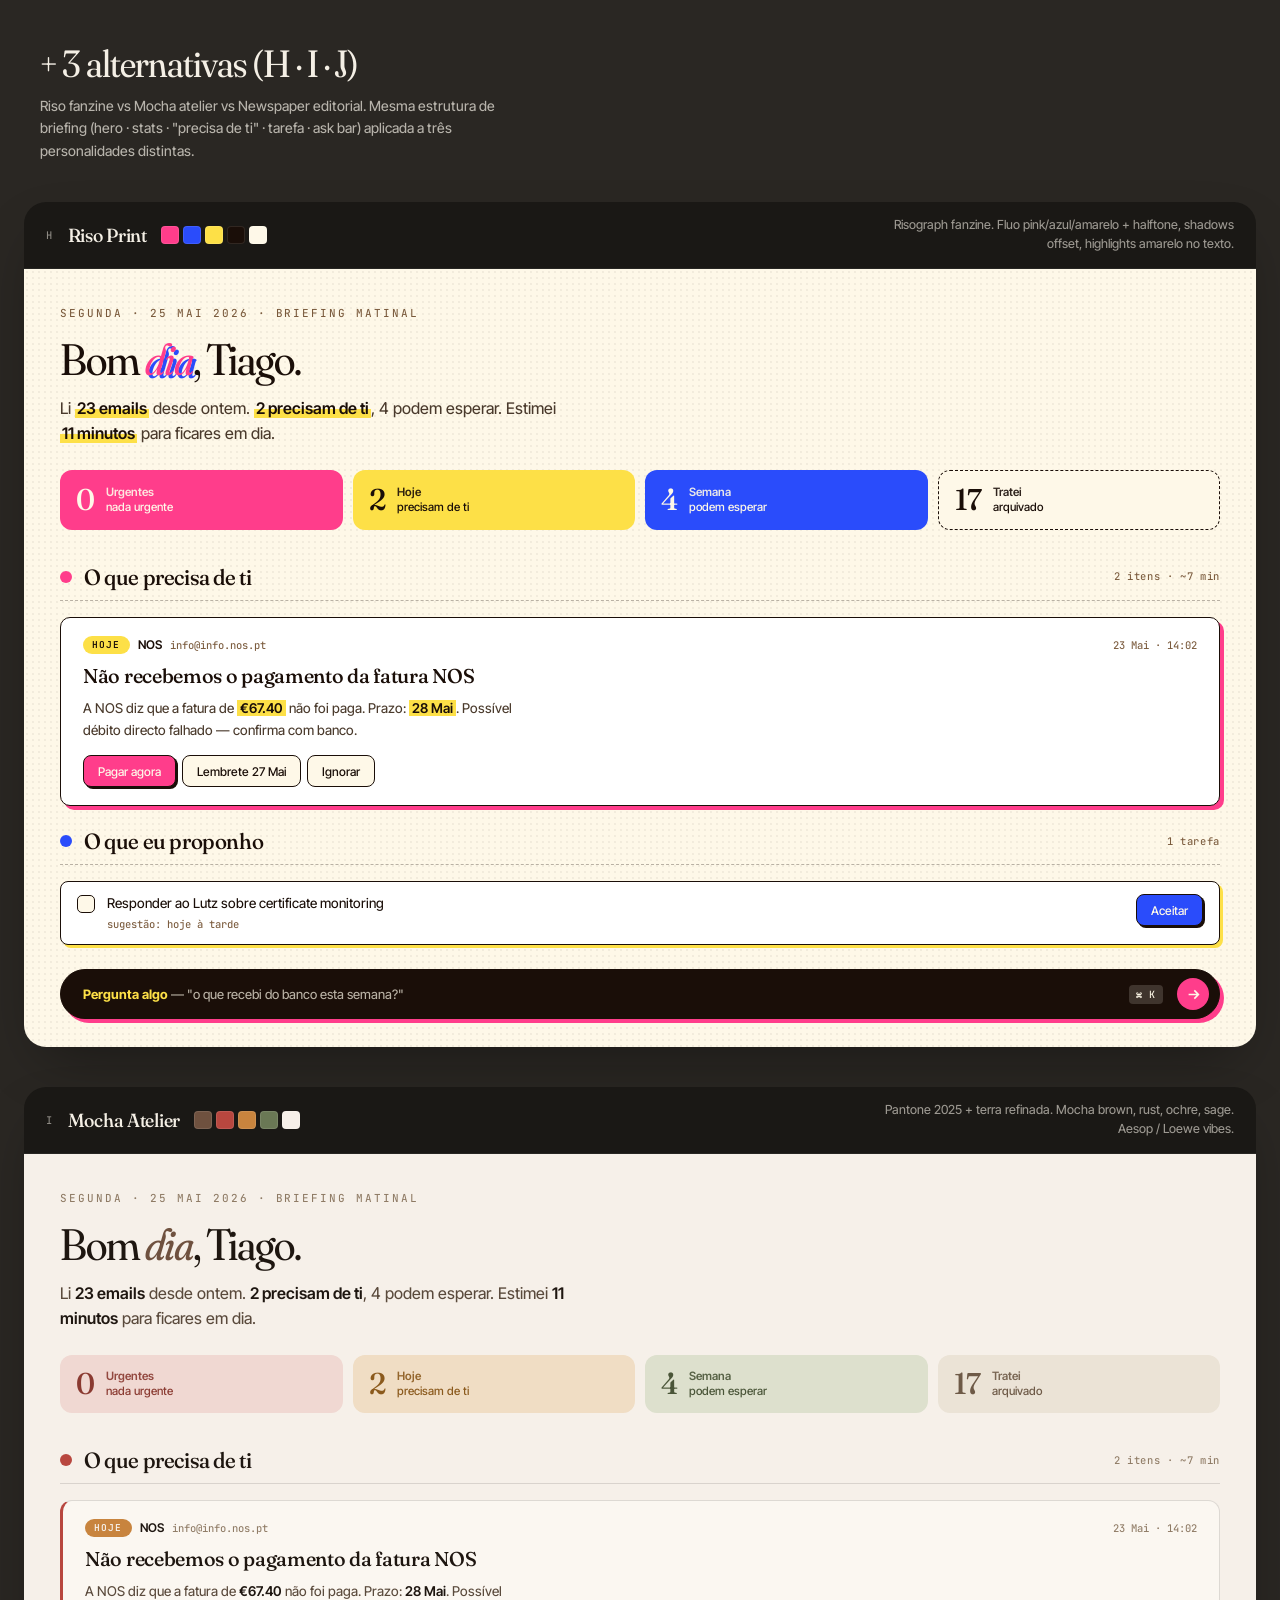
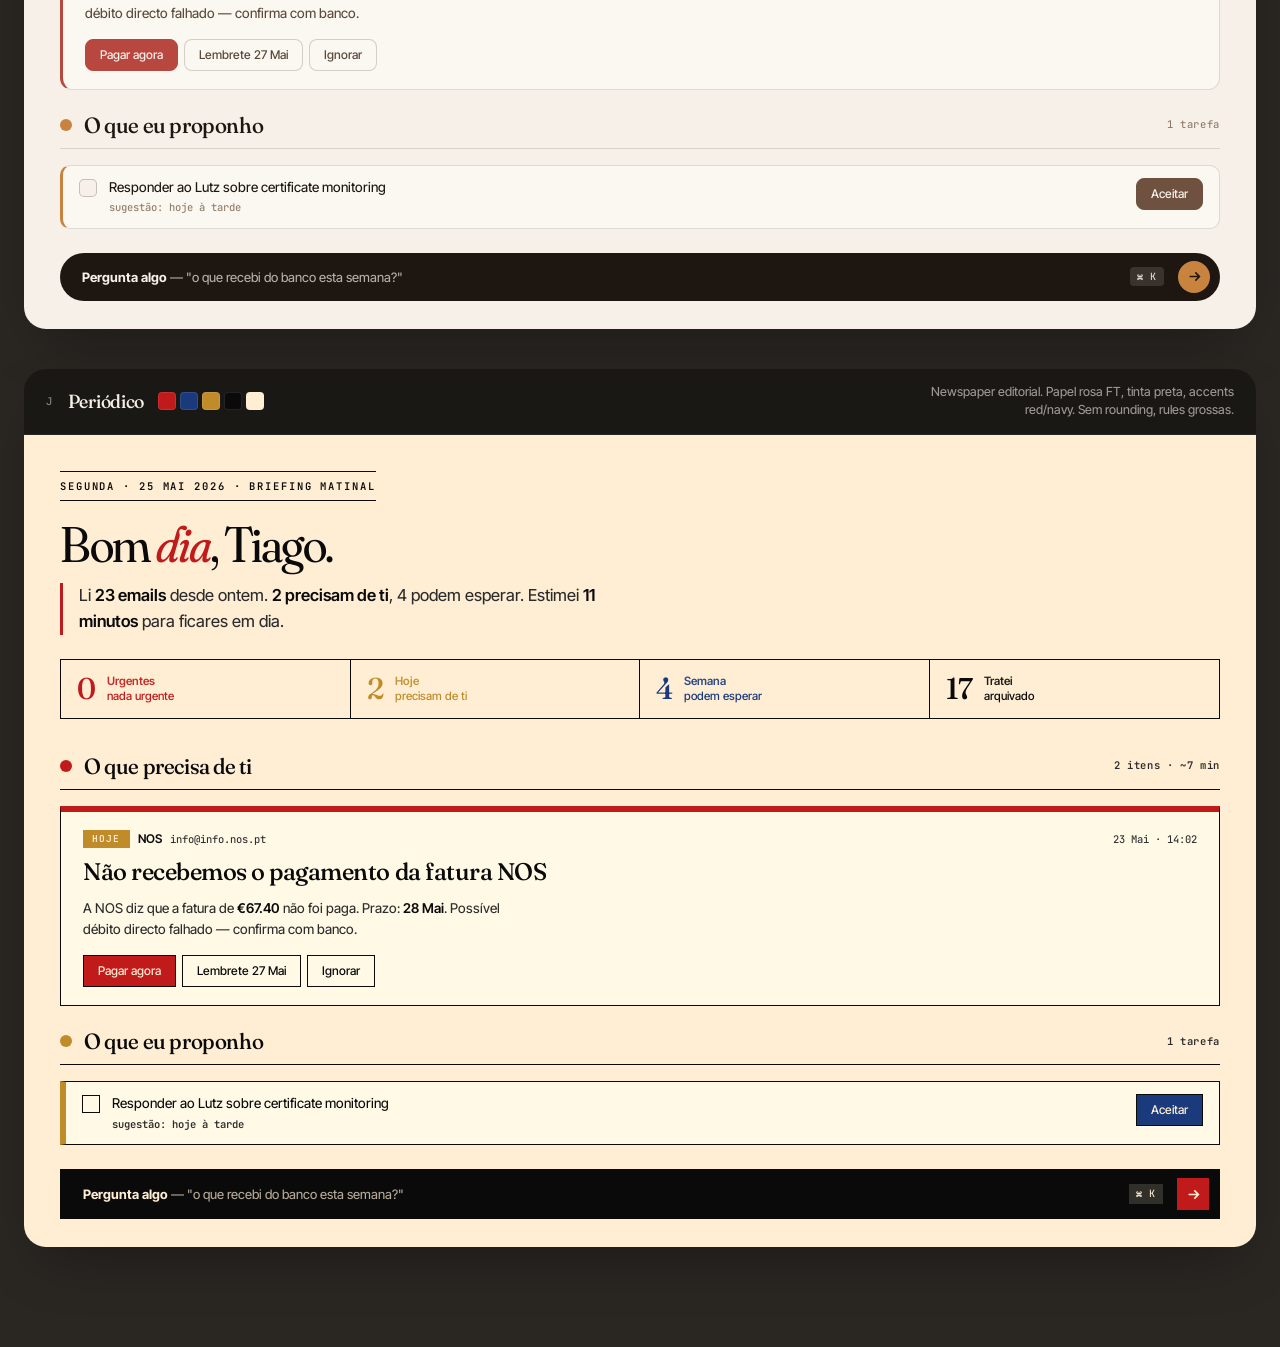
<file: mockups/colorful-alternatives-2.html>
<!DOCTYPE html>
<html lang="pt-PT">
<head>
<meta charset="UTF-8" />
<meta name="viewport" content="width=device-width, initial-scale=1" />
<title>Mail Digest — Mais 3 alternativas (H · I · J)</title>

<link rel="preconnect" href="https://fonts.googleapis.com">
<link rel="preconnect" href="https://fonts.gstatic.com" crossorigin>
<link href="https://fonts.googleapis.com/css2?family=Fraunces:opsz,wght,SOFT@9..144,300..900,0..100&family=Inter+Tight:wght@400;450;500;600;700&family=JetBrains+Mono:wght@400;500;600&display=swap" rel="stylesheet">

<style>
  * { box-sizing: border-box; }
  html, body { margin: 0; padding: 0; }
  body {
    background: #2a2723;
    font-family: 'Inter Tight', sans-serif;
    font-weight: 450;
    -webkit-font-smoothing: antialiased;
    -moz-osx-font-smoothing: grayscale;
    padding: 40px 24px 60px;
  }
  ::-webkit-scrollbar { width: 0; height: 0; }
  button { font-family: inherit; cursor: pointer; }

  .wrap { max-width: 1280px; margin: 0 auto; }
  .index-head { color: #f4efe5; padding: 0 16px 40px; }
  .index-head h1 {
    font-family: 'Fraunces', serif;
    font-variation-settings: 'opsz' 144, 'SOFT' 50;
    font-weight: 400;
    font-size: 38px;
    letter-spacing: -0.022em;
    margin: 0 0 8px;
  }
  .index-head p {
    font-size: 14px;
    color: rgba(244,239,229,0.7);
    margin: 0;
    max-width: 60ch;
    line-height: 1.6;
  }

  /* ============================================================
     Demo frame shared structure
     ============================================================ */
  .demo {
    border-radius: 22px;
    overflow: hidden;
    margin-bottom: 40px;
    box-shadow: 0 24px 60px -20px rgba(0,0,0,0.4);
  }
  .demo-bar {
    display: flex;
    align-items: center;
    padding: 14px 22px;
    color: #f4efe5;
    background: #1a1815;
    gap: 14px;
    border-bottom: 1px solid rgba(255,255,255,0.06);
  }
  .demo-tag {
    font-family: 'JetBrains Mono', monospace;
    font-size: 10.5px;
    letter-spacing: 0.16em;
    text-transform: uppercase;
    color: rgba(244,239,229,0.55);
  }
  .demo-name {
    font-family: 'Fraunces', serif;
    font-variation-settings: 'opsz' 72, 'SOFT' 30;
    font-weight: 500;
    font-size: 19px;
    letter-spacing: -0.015em;
    color: #f4efe5;
  }
  .demo-desc {
    font-size: 12.5px;
    color: rgba(244,239,229,0.6);
    margin-left: auto;
    text-align: right;
    max-width: 50ch;
    line-height: 1.5;
  }
  .demo-swatches { display: flex; gap: 4px; }
  .demo-sw {
    width: 18px; height: 18px;
    border-radius: 4px;
    border: 1px solid rgba(255,255,255,0.1);
  }

  .demo-body {
    padding: 36px 36px 28px;
    font-family: 'Inter Tight', sans-serif;
    line-height: 1.55;
  }

  .demo-hero h2 {
    font-family: 'Fraunces', serif;
    font-variation-settings: 'opsz' 144, 'SOFT' 50;
    font-weight: 400;
    font-size: 44px;
    letter-spacing: -0.024em;
    line-height: 1.05;
    margin: 0 0 14px;
  }
  .demo-hero h2 em { font-style: italic; }
  .demo-lede {
    font-size: 16px;
    line-height: 1.55;
    margin: 0 0 24px;
    max-width: 56ch;
  }
  .demo-lede strong { font-weight: 600; }
  .demo-date {
    font-family: 'JetBrains Mono', monospace;
    font-size: 11px;
    letter-spacing: 0.18em;
    text-transform: uppercase;
    margin-bottom: 14px;
  }

  .demo-stats {
    display: grid;
    grid-template-columns: repeat(4, 1fr);
    gap: 10px;
    margin-bottom: 36px;
  }
  .demo-stat {
    padding: 14px 16px;
    border-radius: 12px;
    display: flex;
    align-items: center;
    gap: 12px;
  }
  .demo-stat .num {
    font-family: 'Fraunces', serif;
    font-variation-settings: 'opsz' 72, 'SOFT' 30;
    font-weight: 500;
    font-size: 30px;
    line-height: 1;
    letter-spacing: -0.02em;
    font-variant-numeric: tabular-nums;
  }
  .demo-stat .lbl { font-size: 11.5px; font-weight: 500; line-height: 1.25; }
  .demo-stat .lbl strong { display: block; font-weight: 600; opacity: 0.9; }

  .demo-sec-head {
    display: flex;
    align-items: center;
    gap: 12px;
    margin-bottom: 16px;
    padding-bottom: 12px;
  }
  .demo-sec-dot { width: 12px; height: 12px; border-radius: 50%; flex-shrink: 0; }
  .demo-sec-head h3 {
    font-family: 'Fraunces', serif;
    font-variation-settings: 'opsz' 72, 'SOFT' 30;
    font-weight: 500;
    font-size: 22px;
    letter-spacing: -0.018em;
    line-height: 1;
    margin: 0;
    flex: 1;
  }
  .demo-sec-meta {
    font-family: 'JetBrains Mono', monospace;
    font-size: 10.5px;
    letter-spacing: 0.06em;
  }

  .demo-card { margin-bottom: 12px; overflow: hidden; }
  .demo-card-body { padding: 18px 22px; }
  .demo-card-meta {
    display: flex;
    align-items: center;
    gap: 8px;
    margin-bottom: 10px;
    flex-wrap: wrap;
    font-size: 12px;
  }
  .demo-card-meta .sender { font-weight: 600; }
  .demo-card-meta .addr { font-family: 'JetBrains Mono', monospace; font-size: 10.5px; }
  .demo-card-meta .time { font-family: 'JetBrains Mono', monospace; font-size: 10.5px; margin-left: auto; }
  .demo-card h4 {
    font-family: 'Fraunces', serif;
    font-variation-settings: 'opsz' 36, 'SOFT' 30;
    font-weight: 500;
    font-size: 20px;
    line-height: 1.2;
    letter-spacing: -0.015em;
    margin: 0 0 10px;
  }
  .demo-card-summary {
    font-size: 13.5px;
    line-height: 1.6;
    margin: 0 0 14px;
    max-width: 56ch;
  }
  .demo-card-summary strong { font-weight: 600; }
  .demo-card-actions { display: flex; gap: 6px; flex-wrap: wrap; }

  .demo-badge {
    display: inline-flex;
    align-items: center;
    font-family: 'JetBrains Mono', monospace;
    font-size: 9.5px;
    font-weight: 600;
    letter-spacing: 0.12em;
    text-transform: uppercase;
    padding: 4px 9px;
    border-radius: 999px;
    line-height: 1;
  }

  .demo-btn {
    height: 32px;
    padding: 0 14px;
    border-radius: 8px;
    font-family: 'Inter Tight', sans-serif;
    font-size: 12px;
    font-weight: 500;
    transition: all 0.1s;
    display: inline-flex;
    align-items: center;
    gap: 6px;
  }

  .demo-task {
    padding: 12px 16px;
    display: flex;
    gap: 12px;
    align-items: flex-start;
    margin-bottom: 10px;
  }
  .demo-task-check {
    width: 18px; height: 18px;
    border-radius: 5px;
    flex-shrink: 0;
    margin-top: 1px;
  }
  .demo-task-text { font-size: 13.5px; line-height: 1.4; margin-bottom: 3px; }
  .demo-task-meta { font-family: 'JetBrains Mono', monospace; font-size: 10.5px; }

  .demo-ask {
    margin-top: 24px;
    padding: 8px 10px 8px 22px;
    border-radius: 999px;
    display: flex;
    align-items: center;
    gap: 14px;
    font-size: 13px;
  }
  .demo-ask .prompt { flex: 1; }
  .demo-ask .kbd {
    font-family: 'JetBrains Mono', monospace;
    font-size: 10px;
    padding: 2px 7px;
    border-radius: 4px;
    letter-spacing: 0.06em;
  }
  .demo-ask .ask-go {
    width: 32px; height: 32px;
    border-radius: 50%;
    border: none;
    display: flex;
    align-items: center;
    justify-content: center;
  }
  .demo-ask .ask-go svg { width: 13px; height: 13px; }

  /* ============================================================
     ─────────── H · RISO PRINT ───────────
     ============================================================ */
  .palette-H {
    background: #fef8e8;
    color: #1a0e08;
    position: relative;
  }
  /* halftone dot pattern overlay */
  .palette-H::before {
    content: '';
    position: absolute;
    inset: 0;
    background-image: radial-gradient(circle, rgba(26,14,8,0.05) 1px, transparent 1px);
    background-size: 6px 6px;
    pointer-events: none;
    z-index: 0;
  }
  .palette-H > * { position: relative; z-index: 1; }

  .palette-H .demo-hero h2 { color: #1a0e08; }
  .palette-H .demo-hero h2 em {
    color: #ff3d8b;
    font-style: italic;
    text-shadow: 3px 3px 0 #2a4cfb;
  }
  .palette-H .demo-lede { color: #4a3a2c; }
  .palette-H .demo-lede strong { color: #1a0e08; background: linear-gradient(180deg, transparent 55%, #fde047 55%); padding: 0 2px; }
  .palette-H .demo-date { color: #7a5a3c; }

  .palette-H .demo-stat.s1 { background: #ff3d8b; color: #fef8e8; }
  .palette-H .demo-stat.s2 { background: #fde047; color: #1a0e08; }
  .palette-H .demo-stat.s3 { background: #2a4cfb; color: #fef8e8; }
  .palette-H .demo-stat.s4 { background: #fef8e8; color: #1a0e08; border: 1.5px dashed #1a0e08; }

  .palette-H .demo-sec-head { border-bottom: 1.5px dashed rgba(26,14,8,0.3); }
  .palette-H .demo-sec-head h3 { color: #1a0e08; }
  .palette-H .demo-sec-meta { color: #7a5a3c; }

  .palette-H .demo-card {
    background: #ffffff;
    border: 1.5px solid #1a0e08;
    border-radius: 10px;
    box-shadow: 4px 4px 0 #ff3d8b;
  }
  .palette-H .demo-card.urgent { box-shadow: 4px 4px 0 #ff3d8b; }
  .palette-H .demo-card-meta .sender { color: #1a0e08; }
  .palette-H .demo-card-meta .addr, .palette-H .demo-card-meta .time { color: #7a5a3c; }
  .palette-H .demo-card h4 { color: #1a0e08; }
  .palette-H .demo-card-summary { color: #4a3a2c; }
  .palette-H .demo-card-summary strong { color: #1a0e08; background: #fde047; padding: 0 3px; }

  .palette-H .demo-badge.urgent { background: #ff3d8b; color: #fef8e8; }
  .palette-H .demo-badge.today { background: #fde047; color: #1a0e08; }
  .palette-H .demo-badge.ai { background: #2a4cfb; color: #fef8e8; }

  .palette-H .demo-btn {
    background: #fef8e8;
    color: #1a0e08;
    border: 1.5px solid #1a0e08;
  }
  .palette-H .demo-btn:hover { background: #1a0e08; color: #fef8e8; }
  .palette-H .demo-btn-pink {
    background: #ff3d8b;
    color: #fef8e8;
    border-color: #1a0e08;
    box-shadow: 2px 2px 0 #1a0e08;
  }
  .palette-H .demo-btn-pink:hover { box-shadow: 0 0 0 #1a0e08; transform: translate(2px, 2px); color: #fef8e8; background: #ff3d8b; }
  .palette-H .demo-btn-blue {
    background: #2a4cfb;
    color: #fef8e8;
    border-color: #1a0e08;
    box-shadow: 2px 2px 0 #1a0e08;
  }
  .palette-H .demo-btn-blue:hover { box-shadow: 0 0 0 #1a0e08; transform: translate(2px, 2px); color: #fef8e8; background: #2a4cfb; }

  .palette-H .demo-task {
    background: #ffffff;
    border: 1.5px solid #1a0e08;
    border-radius: 8px;
    box-shadow: 3px 3px 0 #fde047;
  }
  .palette-H .demo-task-check { border: 1.5px solid #1a0e08; background: #fef8e8; }
  .palette-H .demo-task-text { color: #1a0e08; }
  .palette-H .demo-task-meta { color: #7a5a3c; }

  .palette-H .demo-ask {
    background: #1a0e08;
    color: #fef8e8;
    border: 1.5px solid #1a0e08;
    box-shadow: 4px 4px 0 #ff3d8b;
  }
  .palette-H .demo-ask .prompt { color: rgba(254,248,232,0.7); }
  .palette-H .demo-ask .prompt strong { color: #fde047; }
  .palette-H .demo-ask .kbd { background: rgba(254,248,232,0.16); color: #fef8e8; }
  .palette-H .demo-ask .ask-go { background: #ff3d8b; color: #fef8e8; }

  /* ============================================================
     ─────────── I · MOCHA ATELIER ───────────
     ============================================================ */
  .palette-I {
    background: #f6f0e9;
    color: #1e1610;
  }
  .palette-I .demo-hero h2 { color: #1e1610; }
  .palette-I .demo-hero h2 em {
    font-style: italic;
    color: #6f513f;
    font-variation-settings: 'opsz' 144, 'SOFT' 80;
  }
  .palette-I .demo-lede { color: #5a4a3c; }
  .palette-I .demo-lede strong { color: #1e1610; font-weight: 600; }
  .palette-I .demo-date { color: #8e7a64; }

  .palette-I .demo-stat.s1 { background: #f0d8d2; color: #8a3a31; }
  .palette-I .demo-stat.s2 { background: #f0ddc4; color: #8b5a1d; }
  .palette-I .demo-stat.s3 { background: #dde0cd; color: #4a5538; }
  .palette-I .demo-stat.s4 { background: #ebe3d6; color: #6e5a47; }

  .palette-I .demo-sec-head { border-bottom: 1px solid rgba(30,22,16,0.13); }
  .palette-I .demo-sec-head h3 { color: #1e1610; }
  .palette-I .demo-sec-meta { color: #8e7a64; }

  .palette-I .demo-card {
    background: #fbf7f1;
    border: 1px solid rgba(30,22,16,0.13);
    border-radius: 12px;
  }
  .palette-I .demo-card.urgent { border-left: 3px solid #b8473f; }
  .palette-I .demo-card-meta .sender { color: #1e1610; }
  .palette-I .demo-card-meta .addr, .palette-I .demo-card-meta .time { color: #8e7a64; }
  .palette-I .demo-card h4 { color: #1e1610; }
  .palette-I .demo-card-summary { color: #5a4a3c; }
  .palette-I .demo-card-summary strong { color: #1e1610; }

  .palette-I .demo-badge.urgent { background: #b8473f; color: #f6f0e9; }
  .palette-I .demo-badge.today { background: #c8843e; color: #f6f0e9; }
  .palette-I .demo-badge.ai { background: #6f513f; color: #f6f0e9; }

  .palette-I .demo-btn {
    background: #fbf7f1;
    color: #5a4a3c;
    border: 1px solid rgba(30,22,16,0.18);
  }
  .palette-I .demo-btn:hover { background: #ebe3d6; color: #1e1610; border-color: rgba(30,22,16,0.32); }
  .palette-I .demo-btn-mocha {
    background: #6f513f;
    color: #f6f0e9;
    border-color: #6f513f;
  }
  .palette-I .demo-btn-mocha:hover { background: #4f3a2d; border-color: #4f3a2d; color: #f6f0e9; }
  .palette-I .demo-btn-rust {
    background: #b8473f;
    color: #f6f0e9;
    border-color: #b8473f;
  }

  .palette-I .demo-task {
    background: #fbf7f1;
    border: 1px solid rgba(30,22,16,0.13);
    border-left: 3px solid #c8843e;
    border-radius: 10px;
  }
  .palette-I .demo-task-check { border: 1.5px solid rgba(30,22,16,0.22); background: #f6f0e9; }
  .palette-I .demo-task-text { color: #1e1610; }
  .palette-I .demo-task-meta { color: #8e7a64; }

  .palette-I .demo-ask {
    background: #1e1610;
    color: #f6f0e9;
  }
  .palette-I .demo-ask .prompt { color: rgba(246,240,233,0.7); }
  .palette-I .demo-ask .prompt strong { color: #f6f0e9; }
  .palette-I .demo-ask .kbd { background: rgba(255,255,255,0.12); color: rgba(255,255,255,0.85); }
  .palette-I .demo-ask .ask-go { background: #c8843e; color: #1e1610; }

  /* ============================================================
     ─────────── J · PERIÓDICO ───────────
     ============================================================ */
  .palette-J {
    background: #ffeed4;
    color: #0a0a0a;
  }
  .palette-J .demo-hero h2 { color: #0a0a0a; font-size: 50px; line-height: 1; letter-spacing: -0.028em; }
  .palette-J .demo-hero h2 em {
    font-style: italic;
    color: #c01a1a;
    font-variation-settings: 'opsz' 144, 'SOFT' 80;
  }
  .palette-J .demo-lede {
    color: #2c2c2c;
    font-size: 16.5px;
    line-height: 1.55;
    border-left: 3px solid #c01a1a;
    padding-left: 16px;
    max-width: 54ch;
  }
  .palette-J .demo-lede strong { color: #0a0a0a; }
  .palette-J .demo-date {
    color: #0a0a0a;
    font-weight: 600;
    border-top: 1.5px solid #0a0a0a;
    border-bottom: 1.5px solid #0a0a0a;
    padding: 6px 0;
    display: inline-block;
    margin-bottom: 18px;
    font-size: 10.5px;
  }

  .palette-J .demo-stats { gap: 0; border: 1.5px solid #0a0a0a; border-radius: 0; }
  .palette-J .demo-stat {
    border-radius: 0;
    border-right: 1.5px solid #0a0a0a;
  }
  .palette-J .demo-stat:last-child { border-right: none; }
  .palette-J .demo-stat.s1 { background: #ffeed4; color: #c01a1a; }
  .palette-J .demo-stat.s2 { background: #ffeed4; color: #c08c2a; }
  .palette-J .demo-stat.s3 { background: #ffeed4; color: #1a3a7c; }
  .palette-J .demo-stat.s4 { background: #ffeed4; color: #0a0a0a; }

  .palette-J .demo-sec-head { border-bottom: 1.5px solid #0a0a0a; }
  .palette-J .demo-sec-head h3 { color: #0a0a0a; }
  .palette-J .demo-sec-meta { color: #2c2c2c; font-weight: 600; }

  .palette-J .demo-card {
    background: #fff9e6;
    border: 1.5px solid #0a0a0a;
    border-radius: 0;
  }
  .palette-J .demo-card.urgent {
    background: #fff9e6;
    border-top: 6px solid #c01a1a;
  }
  .palette-J .demo-card-meta .sender { color: #0a0a0a; }
  .palette-J .demo-card-meta .addr, .palette-J .demo-card-meta .time { color: #2c2c2c; }
  .palette-J .demo-card h4 {
    color: #0a0a0a;
    font-size: 24px;
    font-variation-settings: 'opsz' 36, 'SOFT' 20;
    letter-spacing: -0.02em;
    line-height: 1.15;
    margin-bottom: 12px;
  }
  .palette-J .demo-card-summary { color: #2c2c2c; }
  .palette-J .demo-card-summary strong { color: #0a0a0a; }

  .palette-J .demo-badge { border-radius: 0; }
  .palette-J .demo-badge.urgent { background: #c01a1a; color: #ffeed4; }
  .palette-J .demo-badge.today { background: #c08c2a; color: #ffeed4; }
  .palette-J .demo-badge.ai { background: #1a3a7c; color: #ffeed4; }

  .palette-J .demo-btn {
    background: #fff9e6;
    color: #0a0a0a;
    border: 1.5px solid #0a0a0a;
    border-radius: 0;
    font-weight: 500;
  }
  .palette-J .demo-btn:hover { background: #0a0a0a; color: #ffeed4; }
  .palette-J .demo-btn-red {
    background: #c01a1a;
    color: #ffeed4;
    border-color: #0a0a0a;
  }
  .palette-J .demo-btn-red:hover { background: #0a0a0a; color: #ffeed4; }
  .palette-J .demo-btn-navy {
    background: #1a3a7c;
    color: #ffeed4;
    border-color: #0a0a0a;
  }

  .palette-J .demo-task {
    background: #fff9e6;
    border: 1.5px solid #0a0a0a;
    border-radius: 0;
    border-left-width: 6px;
    border-left-color: #c08c2a;
  }
  .palette-J .demo-task-check {
    border: 1.5px solid #0a0a0a;
    background: #fff9e6;
    border-radius: 0;
  }
  .palette-J .demo-task-text { color: #0a0a0a; }
  .palette-J .demo-task-meta { color: #2c2c2c; font-weight: 600; }

  .palette-J .demo-ask {
    background: #0a0a0a;
    color: #ffeed4;
    border-radius: 0;
    border: 1.5px solid #0a0a0a;
  }
  .palette-J .demo-ask .prompt { color: rgba(255,238,212,0.7); }
  .palette-J .demo-ask .prompt strong { color: #ffeed4; }
  .palette-J .demo-ask .kbd { background: rgba(255,238,212,0.16); color: #ffeed4; border-radius: 0; }
  .palette-J .demo-ask .ask-go { background: #c01a1a; color: #ffeed4; border-radius: 0; }
</style>
</head>
<body>

<div class="wrap">

  <div class="index-head">
    <h1>+ 3 alternativas (H · I · J)</h1>
    <p>Riso fanzine vs Mocha atelier vs Newspaper editorial. Mesma estrutura de briefing (hero · stats · "precisa de ti" · tarefa · ask bar) aplicada a três personalidades distintas.</p>
  </div>

  <!-- ============================================================
       H · RISO PRINT
       ============================================================ -->
  <div class="demo">
    <div class="demo-bar">
      <span class="demo-tag">H</span>
      <span class="demo-name">Riso Print</span>
      <div class="demo-swatches">
        <div class="demo-sw" style="background:#ff3d8b"></div>
        <div class="demo-sw" style="background:#2a4cfb"></div>
        <div class="demo-sw" style="background:#fde047"></div>
        <div class="demo-sw" style="background:#1a0e08"></div>
        <div class="demo-sw" style="background:#fef8e8"></div>
      </div>
      <div class="demo-desc">Risograph fanzine. Fluo pink/azul/amarelo + halftone, shadows offset, highlights amarelo no texto.</div>
    </div>

    <div class="demo-body palette-H">
      <div class="demo-hero">
        <div class="demo-date">Segunda · 25 Mai 2026 · briefing matinal</div>
        <h2>Bom <em>dia</em>, Tiago.</h2>
        <p class="demo-lede">Li <strong>23 emails</strong> desde ontem. <strong>2 precisam de ti</strong>, 4 podem esperar. Estimei <strong>11 minutos</strong> para ficares em dia.</p>
      </div>

      <div class="demo-stats">
        <div class="demo-stat s1"><span class="num">0</span><span class="lbl"><strong>Urgentes</strong>nada urgente</span></div>
        <div class="demo-stat s2"><span class="num">2</span><span class="lbl"><strong>Hoje</strong>precisam de ti</span></div>
        <div class="demo-stat s3"><span class="num">4</span><span class="lbl"><strong>Semana</strong>podem esperar</span></div>
        <div class="demo-stat s4"><span class="num">17</span><span class="lbl"><strong>Tratei</strong>arquivado</span></div>
      </div>

      <div class="demo-sec-head">
        <div class="demo-sec-dot" style="background:#ff3d8b"></div>
        <h3>O que precisa de ti</h3>
        <div class="demo-sec-meta">2 itens · ~7 min</div>
      </div>

      <div class="demo-card urgent">
        <div class="demo-card-body">
          <div class="demo-card-meta">
            <span class="demo-badge today">Hoje</span>
            <span class="sender">NOS</span>
            <span class="addr">info@info.nos.pt</span>
            <span class="time">23 Mai · 14:02</span>
          </div>
          <h4>Não recebemos o pagamento da fatura NOS</h4>
          <p class="demo-card-summary">A NOS diz que a fatura de <strong>€67.40</strong> não foi paga. Prazo: <strong>28 Mai</strong>. Possível débito directo falhado — confirma com banco.</p>
          <div class="demo-card-actions">
            <button class="demo-btn demo-btn-pink">Pagar agora</button>
            <button class="demo-btn">Lembrete 27 Mai</button>
            <button class="demo-btn">Ignorar</button>
          </div>
        </div>
      </div>

      <div style="margin-top: 24px"></div>

      <div class="demo-sec-head">
        <div class="demo-sec-dot" style="background:#2a4cfb"></div>
        <h3>O que eu proponho</h3>
        <div class="demo-sec-meta">1 tarefa</div>
      </div>

      <div class="demo-task">
        <div class="demo-task-check"></div>
        <div style="flex:1">
          <div class="demo-task-text">Responder ao Lutz sobre certificate monitoring</div>
          <div class="demo-task-meta">sugestão: hoje à tarde</div>
        </div>
        <button class="demo-btn demo-btn-blue">Aceitar</button>
      </div>

      <div class="demo-ask">
        <span class="prompt"><strong>Pergunta algo</strong> — "o que recebi do banco esta semana?"</span>
        <span class="kbd">⌘ K</span>
        <button class="ask-go"><svg viewBox="0 0 16 16" fill="none" stroke="currentColor" stroke-width="2"><path d="M2 8h12M9 3l5 5-5 5"/></svg></button>
      </div>
    </div>
  </div>

  <!-- ============================================================
       I · MOCHA ATELIER
       ============================================================ -->
  <div class="demo">
    <div class="demo-bar">
      <span class="demo-tag">I</span>
      <span class="demo-name">Mocha Atelier</span>
      <div class="demo-swatches">
        <div class="demo-sw" style="background:#6f513f"></div>
        <div class="demo-sw" style="background:#b8473f"></div>
        <div class="demo-sw" style="background:#c8843e"></div>
        <div class="demo-sw" style="background:#6a7855"></div>
        <div class="demo-sw" style="background:#f6f0e9"></div>
      </div>
      <div class="demo-desc">Pantone 2025 + terra refinada. Mocha brown, rust, ochre, sage. Aesop / Loewe vibes.</div>
    </div>

    <div class="demo-body palette-I">
      <div class="demo-hero">
        <div class="demo-date">Segunda · 25 Mai 2026 · briefing matinal</div>
        <h2>Bom <em>dia</em>, Tiago.</h2>
        <p class="demo-lede">Li <strong>23 emails</strong> desde ontem. <strong>2 precisam de ti</strong>, 4 podem esperar. Estimei <strong>11 minutos</strong> para ficares em dia.</p>
      </div>

      <div class="demo-stats">
        <div class="demo-stat s1"><span class="num">0</span><span class="lbl"><strong>Urgentes</strong>nada urgente</span></div>
        <div class="demo-stat s2"><span class="num">2</span><span class="lbl"><strong>Hoje</strong>precisam de ti</span></div>
        <div class="demo-stat s3"><span class="num">4</span><span class="lbl"><strong>Semana</strong>podem esperar</span></div>
        <div class="demo-stat s4"><span class="num">17</span><span class="lbl"><strong>Tratei</strong>arquivado</span></div>
      </div>

      <div class="demo-sec-head">
        <div class="demo-sec-dot" style="background:#b8473f"></div>
        <h3>O que precisa de ti</h3>
        <div class="demo-sec-meta">2 itens · ~7 min</div>
      </div>

      <div class="demo-card urgent">
        <div class="demo-card-body">
          <div class="demo-card-meta">
            <span class="demo-badge today">Hoje</span>
            <span class="sender">NOS</span>
            <span class="addr">info@info.nos.pt</span>
            <span class="time">23 Mai · 14:02</span>
          </div>
          <h4>Não recebemos o pagamento da fatura NOS</h4>
          <p class="demo-card-summary">A NOS diz que a fatura de <strong>€67.40</strong> não foi paga. Prazo: <strong>28 Mai</strong>. Possível débito directo falhado — confirma com banco.</p>
          <div class="demo-card-actions">
            <button class="demo-btn demo-btn-rust">Pagar agora</button>
            <button class="demo-btn">Lembrete 27 Mai</button>
            <button class="demo-btn">Ignorar</button>
          </div>
        </div>
      </div>

      <div style="margin-top: 24px"></div>

      <div class="demo-sec-head">
        <div class="demo-sec-dot" style="background:#c8843e"></div>
        <h3>O que eu proponho</h3>
        <div class="demo-sec-meta">1 tarefa</div>
      </div>

      <div class="demo-task">
        <div class="demo-task-check"></div>
        <div style="flex:1">
          <div class="demo-task-text">Responder ao Lutz sobre certificate monitoring</div>
          <div class="demo-task-meta">sugestão: hoje à tarde</div>
        </div>
        <button class="demo-btn demo-btn-mocha">Aceitar</button>
      </div>

      <div class="demo-ask">
        <span class="prompt"><strong>Pergunta algo</strong> — "o que recebi do banco esta semana?"</span>
        <span class="kbd">⌘ K</span>
        <button class="ask-go"><svg viewBox="0 0 16 16" fill="none" stroke="currentColor" stroke-width="2"><path d="M2 8h12M9 3l5 5-5 5"/></svg></button>
      </div>
    </div>
  </div>

  <!-- ============================================================
       J · PERIÓDICO
       ============================================================ -->
  <div class="demo">
    <div class="demo-bar">
      <span class="demo-tag">J</span>
      <span class="demo-name">Periódico</span>
      <div class="demo-swatches">
        <div class="demo-sw" style="background:#c01a1a"></div>
        <div class="demo-sw" style="background:#1a3a7c"></div>
        <div class="demo-sw" style="background:#c08c2a"></div>
        <div class="demo-sw" style="background:#0a0a0a"></div>
        <div class="demo-sw" style="background:#ffeed4"></div>
      </div>
      <div class="demo-desc">Newspaper editorial. Papel rosa FT, tinta preta, accents red/navy. Sem rounding, rules grossas.</div>
    </div>

    <div class="demo-body palette-J">
      <div class="demo-hero">
        <div class="demo-date">Segunda · 25 Mai 2026 · briefing matinal</div>
        <h2>Bom <em>dia</em>, Tiago.</h2>
        <p class="demo-lede">Li <strong>23 emails</strong> desde ontem. <strong>2 precisam de ti</strong>, 4 podem esperar. Estimei <strong>11 minutos</strong> para ficares em dia.</p>
      </div>

      <div style="margin-top: 24px"></div>

      <div class="demo-stats">
        <div class="demo-stat s1"><span class="num">0</span><span class="lbl"><strong>Urgentes</strong>nada urgente</span></div>
        <div class="demo-stat s2"><span class="num">2</span><span class="lbl"><strong>Hoje</strong>precisam de ti</span></div>
        <div class="demo-stat s3"><span class="num">4</span><span class="lbl"><strong>Semana</strong>podem esperar</span></div>
        <div class="demo-stat s4"><span class="num">17</span><span class="lbl"><strong>Tratei</strong>arquivado</span></div>
      </div>

      <div style="margin-top: 24px"></div>

      <div class="demo-sec-head">
        <div class="demo-sec-dot" style="background:#c01a1a"></div>
        <h3>O que precisa de ti</h3>
        <div class="demo-sec-meta">2 itens · ~7 min</div>
      </div>

      <div class="demo-card urgent">
        <div class="demo-card-body">
          <div class="demo-card-meta">
            <span class="demo-badge today">Hoje</span>
            <span class="sender">NOS</span>
            <span class="addr">info@info.nos.pt</span>
            <span class="time">23 Mai · 14:02</span>
          </div>
          <h4>Não recebemos o pagamento da fatura NOS</h4>
          <p class="demo-card-summary">A NOS diz que a fatura de <strong>€67.40</strong> não foi paga. Prazo: <strong>28 Mai</strong>. Possível débito directo falhado — confirma com banco.</p>
          <div class="demo-card-actions">
            <button class="demo-btn demo-btn-red">Pagar agora</button>
            <button class="demo-btn">Lembrete 27 Mai</button>
            <button class="demo-btn">Ignorar</button>
          </div>
        </div>
      </div>

      <div style="margin-top: 24px"></div>

      <div class="demo-sec-head">
        <div class="demo-sec-dot" style="background:#c08c2a"></div>
        <h3>O que eu proponho</h3>
        <div class="demo-sec-meta">1 tarefa</div>
      </div>

      <div class="demo-task">
        <div class="demo-task-check"></div>
        <div style="flex:1">
          <div class="demo-task-text">Responder ao Lutz sobre certificate monitoring</div>
          <div class="demo-task-meta">sugestão: hoje à tarde</div>
        </div>
        <button class="demo-btn demo-btn-navy">Aceitar</button>
      </div>

      <div class="demo-ask">
        <span class="prompt"><strong>Pergunta algo</strong> — "o que recebi do banco esta semana?"</span>
        <span class="kbd">⌘ K</span>
        <button class="ask-go"><svg viewBox="0 0 16 16" fill="none" stroke="currentColor" stroke-width="2"><path d="M2 8h12M9 3l5 5-5 5"/></svg></button>
      </div>
    </div>
  </div>

</div>

</body>
</html>
</file>
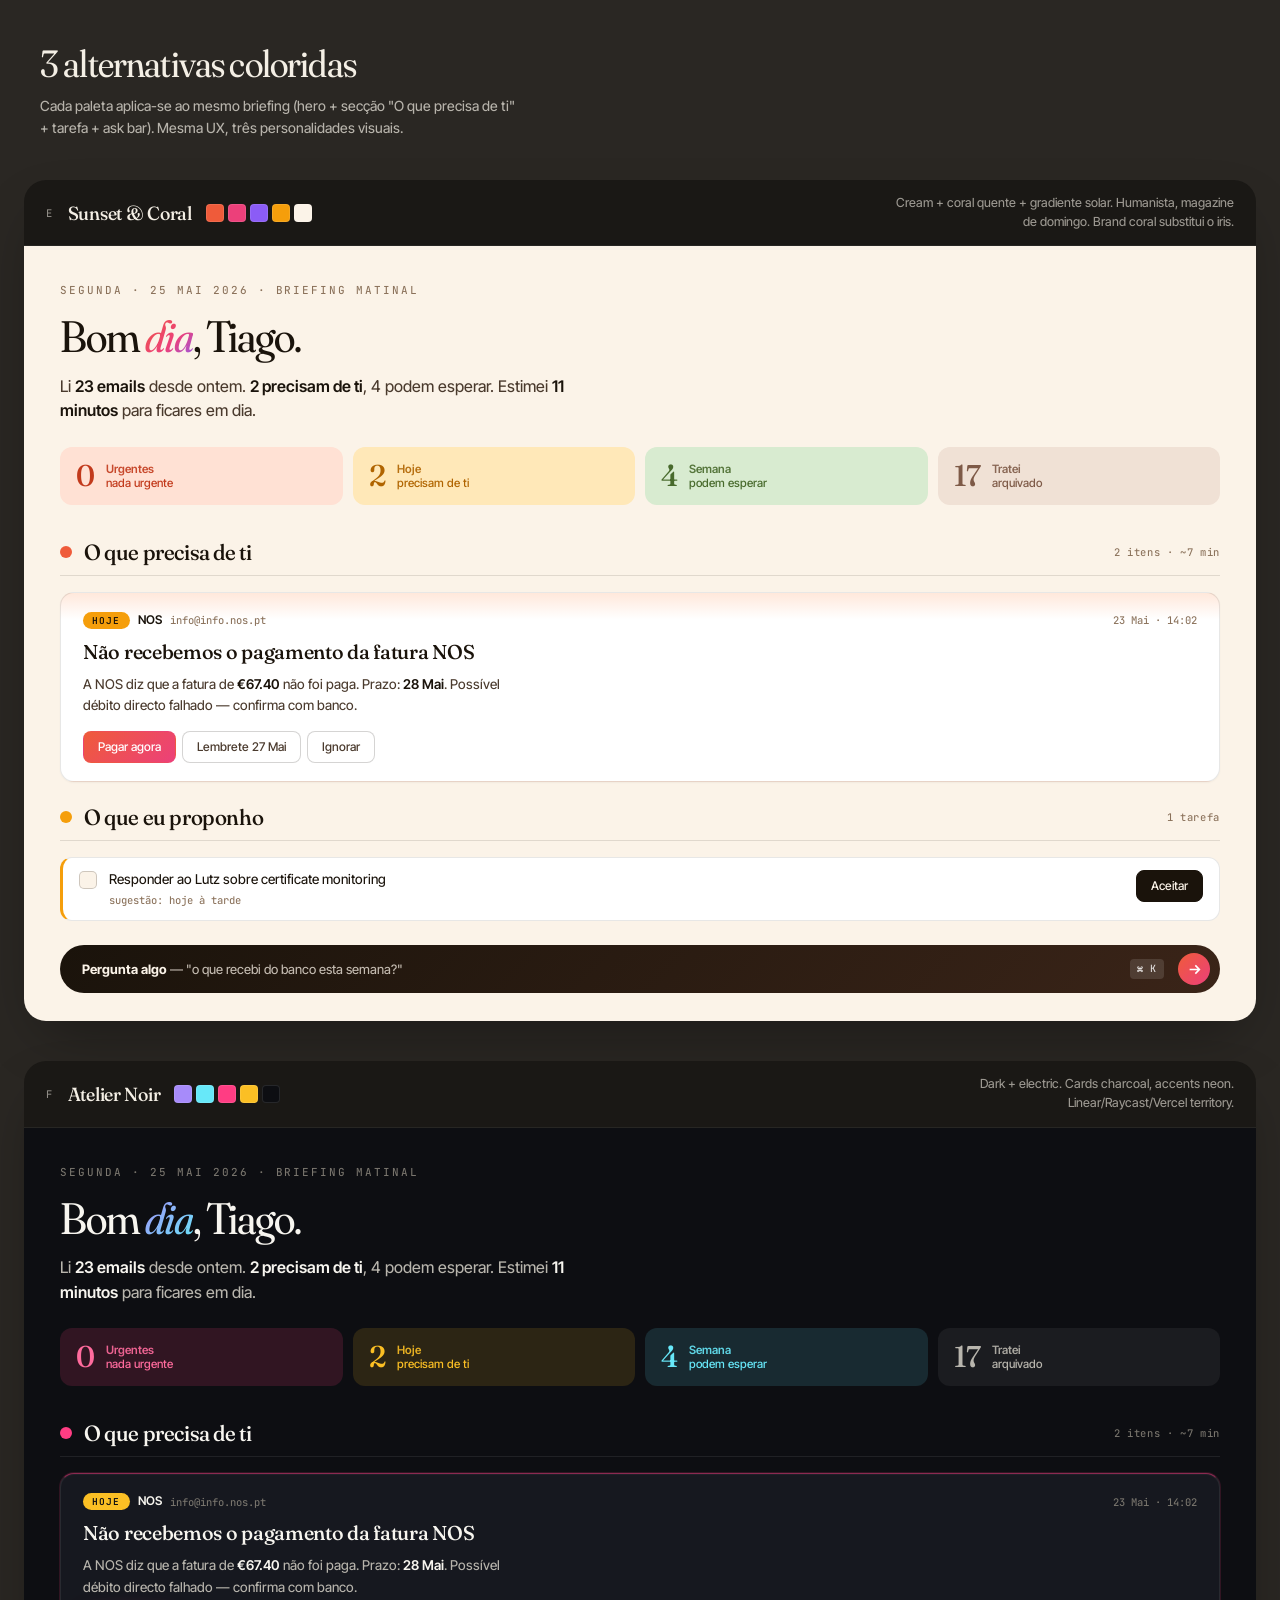
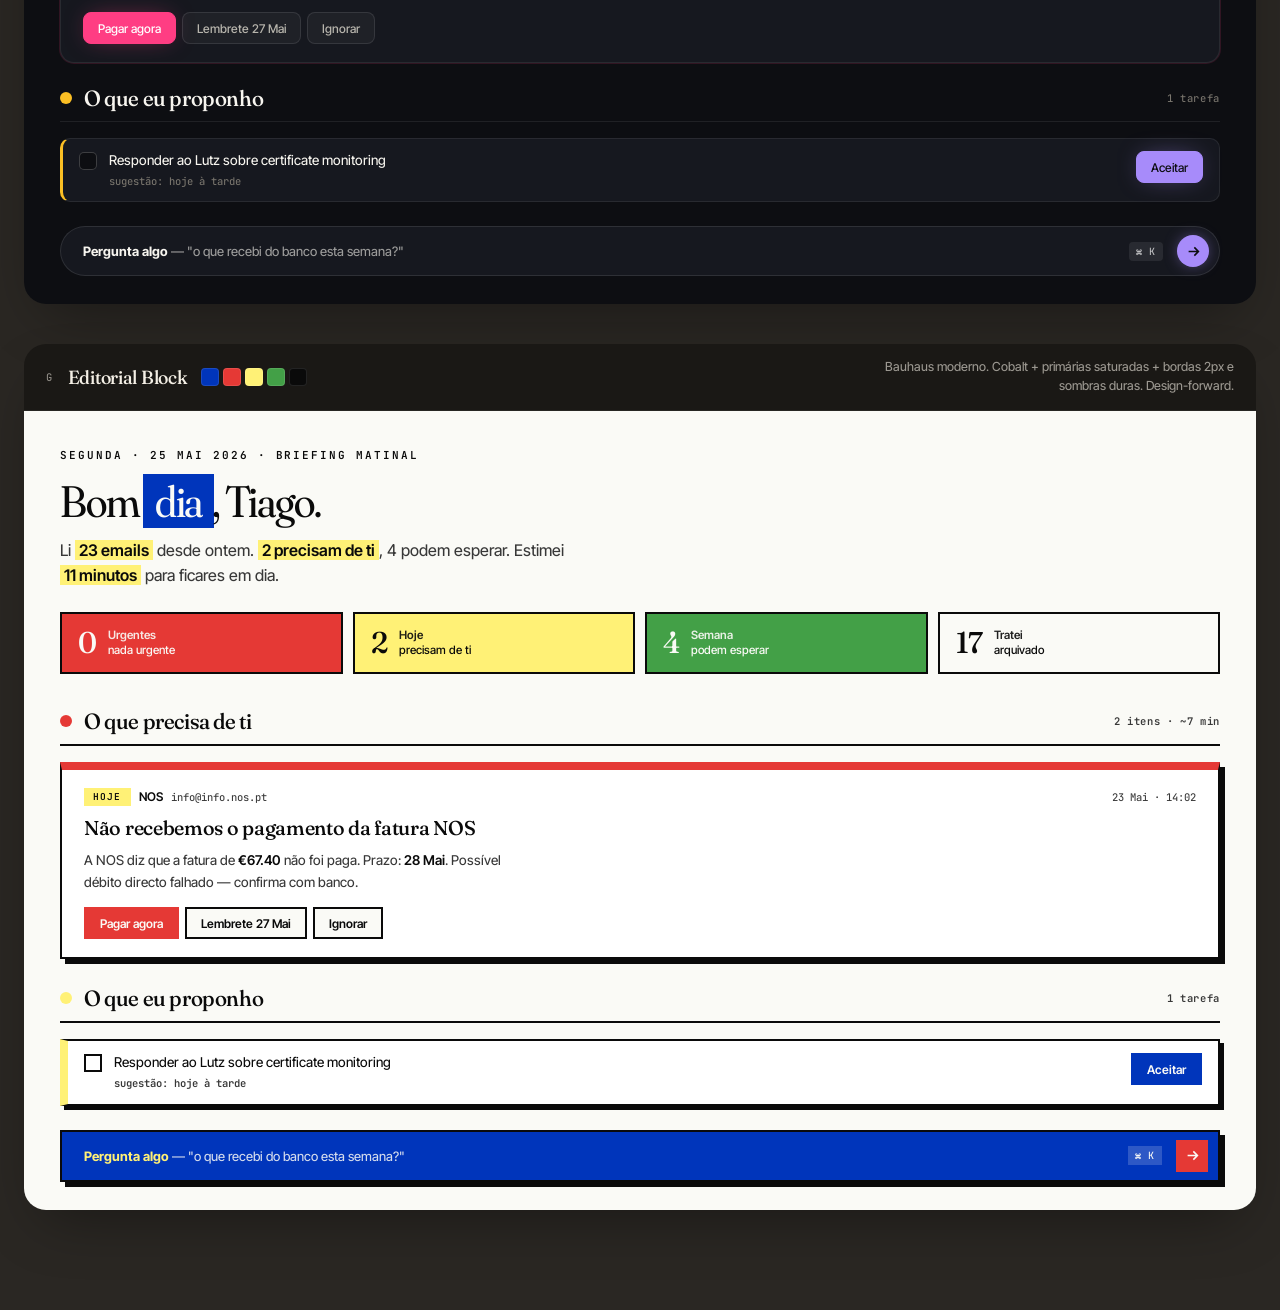
<file: mockups/colorful-alternatives.html>
<!DOCTYPE html>
<html lang="pt-PT">
<head>
<meta charset="UTF-8" />
<meta name="viewport" content="width=device-width, initial-scale=1" />
<title>Mail Digest — 3 Alternativas Coloridas</title>

<link rel="preconnect" href="https://fonts.googleapis.com">
<link rel="preconnect" href="https://fonts.gstatic.com" crossorigin>
<link href="https://fonts.googleapis.com/css2?family=Fraunces:opsz,wght,SOFT@9..144,300..900,0..100&family=Inter+Tight:wght@400;450;500;600;700&family=JetBrains+Mono:wght@400;500;600&display=swap" rel="stylesheet">

<style>
  * { box-sizing: border-box; }
  html, body { margin: 0; padding: 0; }
  body {
    background: #2a2723;
    font-family: 'Inter Tight', sans-serif;
    font-weight: 450;
    -webkit-font-smoothing: antialiased;
    -moz-osx-font-smoothing: grayscale;
    padding: 40px 24px 60px;
  }
  ::-webkit-scrollbar { width: 0; height: 0; }
  button { font-family: inherit; cursor: pointer; }

  .wrap { max-width: 1280px; margin: 0 auto; }
  .index-head {
    color: #f4efe5;
    padding: 0 16px 40px;
  }
  .index-head h1 {
    font-family: 'Fraunces', serif;
    font-variation-settings: 'opsz' 144, 'SOFT' 50;
    font-weight: 400;
    font-size: 38px;
    letter-spacing: -0.022em;
    margin: 0 0 8px;
  }
  .index-head p {
    font-size: 14px;
    color: rgba(244,239,229,0.7);
    margin: 0;
    max-width: 60ch;
    line-height: 1.6;
  }

  /* ============================================================
     Demo frame — each palette renders inside its own iframe-like scope
     ============================================================ */
  .demo {
    border-radius: 22px;
    overflow: hidden;
    margin-bottom: 40px;
    box-shadow: 0 24px 60px -20px rgba(0,0,0,0.4);
  }
  .demo-bar {
    display: flex;
    align-items: center;
    padding: 14px 22px;
    color: #f4efe5;
    background: #1a1815;
    gap: 14px;
    border-bottom: 1px solid rgba(255,255,255,0.06);
  }
  .demo-tag {
    font-family: 'JetBrains Mono', monospace;
    font-size: 10.5px;
    letter-spacing: 0.16em;
    text-transform: uppercase;
    color: rgba(244,239,229,0.55);
  }
  .demo-name {
    font-family: 'Fraunces', serif;
    font-variation-settings: 'opsz' 72, 'SOFT' 30;
    font-weight: 500;
    font-size: 19px;
    letter-spacing: -0.015em;
    color: #f4efe5;
  }
  .demo-desc {
    font-size: 12.5px;
    color: rgba(244,239,229,0.6);
    margin-left: auto;
    text-align: right;
    max-width: 50ch;
    line-height: 1.5;
  }
  .demo-swatches {
    display: flex;
    gap: 4px;
  }
  .demo-sw {
    width: 18px; height: 18px;
    border-radius: 4px;
    border: 1px solid rgba(255,255,255,0.1);
  }

  /* ===== Demo body (palette-scoped) ===== */
  .demo-body {
    padding: 36px 36px 28px;
    font-family: 'Inter Tight', sans-serif;
    line-height: 1.55;
  }
  .demo-hero h2 {
    font-family: 'Fraunces', serif;
    font-variation-settings: 'opsz' 144, 'SOFT' 50;
    font-weight: 400;
    font-size: 44px;
    letter-spacing: -0.024em;
    line-height: 1.05;
    margin: 0 0 14px;
  }
  .demo-hero h2 em { font-style: italic; }
  .demo-lede {
    font-size: 16px;
    line-height: 1.55;
    margin: 0 0 24px;
    max-width: 56ch;
  }
  .demo-lede strong { font-weight: 600; }

  .demo-date {
    font-family: 'JetBrains Mono', monospace;
    font-size: 11px;
    letter-spacing: 0.18em;
    text-transform: uppercase;
    margin-bottom: 14px;
  }

  .demo-stats {
    display: grid;
    grid-template-columns: repeat(4, 1fr);
    gap: 10px;
    margin-bottom: 36px;
  }
  .demo-stat {
    padding: 14px 16px;
    border-radius: 12px;
    display: flex;
    align-items: center;
    gap: 12px;
  }
  .demo-stat .num {
    font-family: 'Fraunces', serif;
    font-variation-settings: 'opsz' 72, 'SOFT' 30;
    font-weight: 500;
    font-size: 30px;
    line-height: 1;
    letter-spacing: -0.02em;
    font-variant-numeric: tabular-nums;
  }
  .demo-stat .lbl { font-size: 11.5px; font-weight: 500; line-height: 1.25; }
  .demo-stat .lbl strong { display: block; font-weight: 600; opacity: 0.9; }

  /* Section */
  .demo-sec-head {
    display: flex;
    align-items: center;
    gap: 12px;
    margin-bottom: 16px;
    padding-bottom: 12px;
  }
  .demo-sec-dot { width: 12px; height: 12px; border-radius: 50%; flex-shrink: 0; }
  .demo-sec-head h3 {
    font-family: 'Fraunces', serif;
    font-variation-settings: 'opsz' 72, 'SOFT' 30;
    font-weight: 500;
    font-size: 22px;
    letter-spacing: -0.018em;
    line-height: 1;
    margin: 0;
    flex: 1;
  }
  .demo-sec-meta {
    font-family: 'JetBrains Mono', monospace;
    font-size: 10.5px;
    letter-spacing: 0.06em;
  }

  /* Card */
  .demo-card { margin-bottom: 12px; overflow: hidden; }
  .demo-card-meta {
    display: flex;
    align-items: center;
    gap: 8px;
    margin-bottom: 10px;
    flex-wrap: wrap;
    font-size: 12px;
  }
  .demo-card-meta .sender { font-weight: 600; }
  .demo-card-meta .addr { font-family: 'JetBrains Mono', monospace; font-size: 10.5px; }
  .demo-card-meta .time { font-family: 'JetBrains Mono', monospace; font-size: 10.5px; margin-left: auto; }
  .demo-card h4 {
    font-family: 'Fraunces', serif;
    font-variation-settings: 'opsz' 36, 'SOFT' 30;
    font-weight: 500;
    font-size: 20px;
    line-height: 1.2;
    letter-spacing: -0.015em;
    margin: 0 0 10px;
  }
  .demo-card-summary {
    font-size: 13.5px;
    line-height: 1.6;
    margin: 0 0 14px;
    max-width: 56ch;
  }
  .demo-card-summary strong { font-weight: 600; }
  .demo-card-actions { display: flex; gap: 6px; flex-wrap: wrap; }

  /* Badge */
  .demo-badge {
    display: inline-flex;
    align-items: center;
    font-family: 'JetBrains Mono', monospace;
    font-size: 9.5px;
    font-weight: 600;
    letter-spacing: 0.12em;
    text-transform: uppercase;
    padding: 4px 9px;
    border-radius: 999px;
    line-height: 1;
  }

  /* Button */
  .demo-btn {
    height: 32px;
    padding: 0 14px;
    border-radius: 8px;
    font-family: 'Inter Tight', sans-serif;
    font-size: 12px;
    font-weight: 500;
    transition: all 0.1s;
    display: inline-flex;
    align-items: center;
    gap: 6px;
  }
  .demo-btn svg { width: 12px; height: 12px; }

  /* Task card */
  .demo-task {
    padding: 12px 16px;
    display: flex;
    gap: 12px;
    align-items: flex-start;
    margin-bottom: 10px;
  }
  .demo-task-check {
    width: 18px; height: 18px;
    border-radius: 5px;
    flex-shrink: 0;
    margin-top: 1px;
  }
  .demo-task-text { font-size: 13.5px; line-height: 1.4; margin-bottom: 3px; }
  .demo-task-meta { font-family: 'JetBrains Mono', monospace; font-size: 10.5px; }

  /* Floating ask bar */
  .demo-ask {
    margin-top: 24px;
    padding: 8px 10px 8px 22px;
    border-radius: 999px;
    display: flex;
    align-items: center;
    gap: 14px;
    font-size: 13px;
  }
  .demo-ask .prompt { flex: 1; }
  .demo-ask .kbd {
    font-family: 'JetBrains Mono', monospace;
    font-size: 10px;
    padding: 2px 7px;
    border-radius: 4px;
    letter-spacing: 0.06em;
  }
  .demo-ask .ask-go {
    width: 32px; height: 32px;
    border-radius: 50%;
    border: none;
    display: flex;
    align-items: center;
    justify-content: center;
  }
  .demo-ask .ask-go svg { width: 13px; height: 13px; }

  /* ============================================================
     ─────────── E · SUNSET & CORAL ───────────
     ============================================================ */
  .palette-E {
    background: #fbf3e8;
    color: #1a130b;
  }
  .palette-E .demo-hero h2 em {
    background: linear-gradient(135deg, #ef5b3a 0%, #ec407a 60%, #8b5cf6 100%);
    -webkit-background-clip: text;
    background-clip: text;
    -webkit-text-fill-color: transparent;
  }
  .palette-E .demo-lede { color: #4a3a2d; }
  .palette-E .demo-lede strong { color: #1a130b; }
  .palette-E .demo-date { color: #8a715a; }

  .palette-E .demo-stat.s1 { background: #ffe1d4; color: #c23a1c; }
  .palette-E .demo-stat.s2 { background: #ffe8b8; color: #b06400; }
  .palette-E .demo-stat.s3 { background: #d8ebd0; color: #486a2c; }
  .palette-E .demo-stat.s4 { background: #f0e1d5; color: #7e5a47; }

  .palette-E .demo-sec-head { border-bottom: 1px solid rgba(26,19,11,0.12); }
  .palette-E .demo-sec-head h3 { color: #1a130b; }
  .palette-E .demo-sec-meta { color: #8a715a; }

  .palette-E .demo-card {
    background: #ffffff;
    border: 1px solid rgba(26,19,11,0.10);
    border-radius: 14px;
    box-shadow: 0 1px 2px rgba(26,19,11,0.04);
  }
  .palette-E .demo-card.urgent { background: linear-gradient(180deg, #ffe8db 0%, #ffffff 14%, #ffffff 100%); }
  .palette-E .demo-card-body { padding: 18px 22px; }
  .palette-E .demo-card-meta .sender { color: #1a130b; }
  .palette-E .demo-card-meta .addr, .palette-E .demo-card-meta .time { color: #8a715a; }
  .palette-E .demo-card h4 { color: #1a130b; }
  .palette-E .demo-card-summary { color: #4a3a2d; }
  .palette-E .demo-card-summary strong { color: #1a130b; }

  .palette-E .demo-badge.urgent { background: #ef5b3a; color: white; }
  .palette-E .demo-badge.today { background: #f59e0b; color: #1a130b; }
  .palette-E .demo-badge.ai { background: #8b5cf6; color: white; }

  .palette-E .demo-btn { background: white; color: #4a3a2d; border: 1px solid rgba(26,19,11,0.18); }
  .palette-E .demo-btn:hover { background: #fbf3e8; color: #1a130b; border-color: rgba(26,19,11,0.32); }
  .palette-E .demo-btn-coral {
    background: linear-gradient(135deg, #ef5b3a 0%, #ec407a 100%);
    color: white;
    border-color: transparent;
  }
  .palette-E .demo-btn-coral:hover { opacity: 0.9; color: white; }
  .palette-E .demo-btn-primary { background: #1a130b; color: #fbf3e8; border-color: #1a130b; }

  .palette-E .demo-task {
    background: white;
    border: 1px solid rgba(26,19,11,0.10);
    border-left: 3px solid #f59e0b;
    border-radius: 12px;
  }
  .palette-E .demo-task-check { border: 1.5px solid rgba(26,19,11,0.20); background: #fbf3e8; }
  .palette-E .demo-task-text { color: #1a130b; }
  .palette-E .demo-task-meta { color: #8a715a; }

  .palette-E .demo-ask {
    background: linear-gradient(135deg, #1a130b 0%, #3a2418 100%);
    color: #fbf3e8;
  }
  .palette-E .demo-ask .prompt { color: rgba(251,243,232,0.75); }
  .palette-E .demo-ask .prompt strong { color: #fbf3e8; }
  .palette-E .demo-ask .kbd { background: rgba(255,255,255,0.12); color: rgba(255,255,255,0.85); }
  .palette-E .demo-ask .ask-go {
    background: linear-gradient(135deg, #ef5b3a 0%, #ec407a 100%);
    color: white;
  }

  /* ============================================================
     ─────────── F · ATELIER NOIR ───────────
     ============================================================ */
  .palette-F {
    background: #0d0e12;
    color: #f0eee8;
  }
  .palette-F .demo-hero h2 { color: #f7f5ef; }
  .palette-F .demo-hero h2 em {
    background: linear-gradient(135deg, #a78bfa 0%, #67e8f9 100%);
    -webkit-background-clip: text;
    background-clip: text;
    -webkit-text-fill-color: transparent;
  }
  .palette-F .demo-lede { color: #b8b5ad; }
  .palette-F .demo-lede strong { color: #f7f5ef; }
  .palette-F .demo-date { color: #7a766e; }

  .palette-F .demo-stat.s1 { background: rgba(255,61,131,0.15); color: #ff6b9d; }
  .palette-F .demo-stat.s2 { background: rgba(251,191,36,0.13); color: #fbbf24; }
  .palette-F .demo-stat.s3 { background: rgba(103,232,249,0.13); color: #67e8f9; }
  .palette-F .demo-stat.s4 { background: rgba(255,255,255,0.06); color: #b8b5ad; }

  .palette-F .demo-sec-head { border-bottom: 1px solid rgba(255,255,255,0.08); }
  .palette-F .demo-sec-head h3 { color: #f7f5ef; }
  .palette-F .demo-sec-meta { color: #7a766e; }

  .palette-F .demo-card {
    background: #16181f;
    border: 1px solid rgba(255,255,255,0.08);
    border-radius: 14px;
    box-shadow: 0 1px 0 rgba(255,255,255,0.04) inset;
  }
  .palette-F .demo-card.urgent {
    border-top: 1px solid rgba(255,61,131,0.5);
    box-shadow: 0 1px 0 rgba(255,255,255,0.04) inset, 0 0 0 1px rgba(255,61,131,0.15);
  }
  .palette-F .demo-card-body { padding: 18px 22px; }
  .palette-F .demo-card-meta .sender { color: #f7f5ef; }
  .palette-F .demo-card-meta .addr, .palette-F .demo-card-meta .time { color: #7a766e; }
  .palette-F .demo-card h4 { color: #f7f5ef; }
  .palette-F .demo-card-summary { color: #b8b5ad; }
  .palette-F .demo-card-summary strong { color: #f7f5ef; }

  .palette-F .demo-badge.urgent { background: #ff3d83; color: #0d0e12; }
  .palette-F .demo-badge.today { background: #fbbf24; color: #0d0e12; }
  .palette-F .demo-badge.ai { background: rgba(167,139,250,0.18); color: #c4b5fd; border: 1px solid rgba(167,139,250,0.4); }

  .palette-F .demo-btn {
    background: rgba(255,255,255,0.04);
    color: #b8b5ad;
    border: 1px solid rgba(255,255,255,0.10);
  }
  .palette-F .demo-btn:hover { background: rgba(255,255,255,0.08); color: #f7f5ef; border-color: rgba(255,255,255,0.20); }
  .palette-F .demo-btn-electric {
    background: #a78bfa;
    color: #0d0e12;
    border-color: #a78bfa;
    box-shadow: 0 0 24px -8px rgba(167,139,250,0.6);
  }
  .palette-F .demo-btn-electric:hover { background: #c4b5fd; border-color: #c4b5fd; color: #0d0e12; }
  .palette-F .demo-btn-primary {
    background: #ff3d83;
    color: white;
    border-color: #ff3d83;
    box-shadow: 0 0 24px -8px rgba(255,61,131,0.6);
  }

  .palette-F .demo-task {
    background: #16181f;
    border: 1px solid rgba(255,255,255,0.08);
    border-left: 3px solid #fbbf24;
    border-radius: 10px;
  }
  .palette-F .demo-task-check { border: 1.5px solid rgba(255,255,255,0.20); background: #0d0e12; }
  .palette-F .demo-task-text { color: #f7f5ef; }
  .palette-F .demo-task-meta { color: #7a766e; }

  .palette-F .demo-ask {
    background: #16181f;
    border: 1px solid rgba(255,255,255,0.10);
    color: #f7f5ef;
  }
  .palette-F .demo-ask .prompt { color: rgba(247,245,239,0.6); }
  .palette-F .demo-ask .prompt strong { color: #f7f5ef; }
  .palette-F .demo-ask .kbd { background: rgba(255,255,255,0.08); color: rgba(255,255,255,0.7); }
  .palette-F .demo-ask .ask-go {
    background: #a78bfa;
    color: #0d0e12;
    box-shadow: 0 0 16px -4px rgba(167,139,250,0.7);
  }

  /* ============================================================
     ─────────── G · EDITORIAL BLOCK ───────────
     ============================================================ */
  .palette-G {
    background: #fafaf6;
    color: #0a0a0a;
  }
  .palette-G .demo-hero h2 { color: #0a0a0a; letter-spacing: -0.025em; }
  .palette-G .demo-hero h2 em {
    font-style: normal;
    background: #0035bb;
    color: #fafaf6;
    padding: 0 12px;
    margin: 0 -2px;
    box-decoration-break: clone;
    -webkit-box-decoration-break: clone;
  }
  .palette-G .demo-lede { color: #383838; }
  .palette-G .demo-lede strong { color: #0a0a0a; background: #fff176; padding: 0 4px; }
  .palette-G .demo-date { color: #0a0a0a; font-weight: 600; }

  .palette-G .demo-stat {
    border: 2px solid #0a0a0a;
    border-radius: 0;
  }
  .palette-G .demo-stat.s1 { background: #e53935; color: #fafaf6; }
  .palette-G .demo-stat.s2 { background: #fff176; color: #0a0a0a; }
  .palette-G .demo-stat.s3 { background: #43a047; color: #fafaf6; }
  .palette-G .demo-stat.s4 { background: #fafaf6; color: #0a0a0a; }

  .palette-G .demo-sec-head { border-bottom: 2px solid #0a0a0a; }
  .palette-G .demo-sec-head h3 { color: #0a0a0a; }
  .palette-G .demo-sec-meta { color: #383838; font-weight: 600; }

  .palette-G .demo-card {
    background: white;
    border: 2px solid #0a0a0a;
    border-radius: 0;
    box-shadow: 5px 5px 0 #0a0a0a;
  }
  .palette-G .demo-card.urgent { border-color: #0a0a0a; border-top-width: 8px; border-top-color: #e53935; }
  .palette-G .demo-card-body { padding: 18px 22px; }
  .palette-G .demo-card-meta .sender { color: #0a0a0a; }
  .palette-G .demo-card-meta .addr, .palette-G .demo-card-meta .time { color: #383838; }
  .palette-G .demo-card h4 { color: #0a0a0a; }
  .palette-G .demo-card-summary { color: #383838; }
  .palette-G .demo-card-summary strong { color: #0a0a0a; }

  .palette-G .demo-badge { border-radius: 0; }
  .palette-G .demo-badge.urgent { background: #e53935; color: #fafaf6; }
  .palette-G .demo-badge.today { background: #fff176; color: #0a0a0a; }
  .palette-G .demo-badge.ai { background: #0035bb; color: #fafaf6; }

  .palette-G .demo-btn {
    background: #fafaf6;
    color: #0a0a0a;
    border: 2px solid #0a0a0a;
    border-radius: 0;
    font-weight: 600;
  }
  .palette-G .demo-btn:hover { background: #0a0a0a; color: #fafaf6; }
  .palette-G .demo-btn-cobalt {
    background: #0035bb;
    color: #fafaf6;
    border-color: #0035bb;
  }
  .palette-G .demo-btn-cobalt:hover { background: #0a0a0a; border-color: #0a0a0a; color: #fafaf6; }
  .palette-G .demo-btn-primary { background: #e53935; color: #fafaf6; border-color: #e53935; }
  .palette-G .demo-btn-primary:hover { background: #0a0a0a; border-color: #0a0a0a; color: #fafaf6; }

  .palette-G .demo-task {
    background: white;
    border: 2px solid #0a0a0a;
    border-left-width: 8px;
    border-left-color: #fff176;
    border-radius: 0;
    box-shadow: 4px 4px 0 #0a0a0a;
  }
  .palette-G .demo-task-check {
    border: 2px solid #0a0a0a;
    background: white;
    border-radius: 0;
  }
  .palette-G .demo-task-text { color: #0a0a0a; }
  .palette-G .demo-task-meta { color: #383838; font-weight: 600; }

  .palette-G .demo-ask {
    background: #0035bb;
    color: #fafaf6;
    border-radius: 0;
    border: 2px solid #0a0a0a;
    box-shadow: 5px 5px 0 #0a0a0a;
  }
  .palette-G .demo-ask .prompt { color: rgba(250,250,246,0.85); }
  .palette-G .demo-ask .prompt strong { color: #fff176; }
  .palette-G .demo-ask .kbd { background: rgba(250,250,246,0.18); color: #fafaf6; border-radius: 0; }
  .palette-G .demo-ask .ask-go {
    background: #e53935;
    color: #fafaf6;
    border-radius: 0;
  }
</style>
</head>
<body>

<div class="wrap">

  <div class="index-head">
    <h1>3 alternativas coloridas</h1>
    <p>Cada paleta aplica-se ao mesmo briefing (hero + secção "O que precisa de ti" + tarefa + ask bar). Mesma UX, três personalidades visuais.</p>
  </div>

  <!-- ============================================================
       PALETTE E — SUNSET & CORAL
       ============================================================ -->
  <div class="demo">
    <div class="demo-bar">
      <span class="demo-tag">E</span>
      <span class="demo-name">Sunset &amp; Coral</span>
      <div class="demo-swatches">
        <div class="demo-sw" style="background:#ef5b3a"></div>
        <div class="demo-sw" style="background:#ec407a"></div>
        <div class="demo-sw" style="background:#8b5cf6"></div>
        <div class="demo-sw" style="background:#f59e0b"></div>
        <div class="demo-sw" style="background:#fbf3e8"></div>
      </div>
      <div class="demo-desc">Cream + coral quente + gradiente solar. Humanista, magazine de domingo. Brand coral substitui o iris.</div>
    </div>

    <div class="demo-body palette-E">
      <div class="demo-hero">
        <div class="demo-date">Segunda · 25 Mai 2026 · briefing matinal</div>
        <h2>Bom <em>dia</em>, Tiago.</h2>
        <p class="demo-lede">Li <strong>23 emails</strong> desde ontem. <strong>2 precisam de ti</strong>, 4 podem esperar. Estimei <strong>11 minutos</strong> para ficares em dia.</p>
      </div>

      <div class="demo-stats">
        <div class="demo-stat s1"><span class="num">0</span><span class="lbl"><strong>Urgentes</strong>nada urgente</span></div>
        <div class="demo-stat s2"><span class="num">2</span><span class="lbl"><strong>Hoje</strong>precisam de ti</span></div>
        <div class="demo-stat s3"><span class="num">4</span><span class="lbl"><strong>Semana</strong>podem esperar</span></div>
        <div class="demo-stat s4"><span class="num">17</span><span class="lbl"><strong>Tratei</strong>arquivado</span></div>
      </div>

      <div class="demo-sec-head">
        <div class="demo-sec-dot" style="background:#ef5b3a"></div>
        <h3>O que precisa de ti</h3>
        <div class="demo-sec-meta">2 itens · ~7 min</div>
      </div>

      <div class="demo-card urgent">
        <div class="demo-card-body">
          <div class="demo-card-meta">
            <span class="demo-badge today">Hoje</span>
            <span class="sender">NOS</span>
            <span class="addr">info@info.nos.pt</span>
            <span class="time">23 Mai · 14:02</span>
          </div>
          <h4>Não recebemos o pagamento da fatura NOS</h4>
          <p class="demo-card-summary">A NOS diz que a fatura de <strong>€67.40</strong> não foi paga. Prazo: <strong>28 Mai</strong>. Possível débito directo falhado — confirma com banco.</p>
          <div class="demo-card-actions">
            <button class="demo-btn demo-btn-coral">Pagar agora</button>
            <button class="demo-btn">Lembrete 27 Mai</button>
            <button class="demo-btn">Ignorar</button>
          </div>
        </div>
      </div>

      <div style="margin-top: 24px"></div>

      <div class="demo-sec-head">
        <div class="demo-sec-dot" style="background:#f59e0b"></div>
        <h3>O que eu proponho</h3>
        <div class="demo-sec-meta">1 tarefa</div>
      </div>

      <div class="demo-task">
        <div class="demo-task-check"></div>
        <div style="flex:1">
          <div class="demo-task-text">Responder ao Lutz sobre certificate monitoring</div>
          <div class="demo-task-meta">sugestão: hoje à tarde</div>
        </div>
        <button class="demo-btn demo-btn-primary">Aceitar</button>
      </div>

      <div class="demo-ask">
        <span class="prompt"><strong>Pergunta algo</strong> — "o que recebi do banco esta semana?"</span>
        <span class="kbd">⌘ K</span>
        <button class="ask-go" title="Falar">
          <svg viewBox="0 0 16 16" fill="none" stroke="currentColor" stroke-width="2"><path d="M2 8h12M9 3l5 5-5 5"/></svg>
        </button>
      </div>
    </div>
  </div>

  <!-- ============================================================
       PALETTE F — ATELIER NOIR
       ============================================================ -->
  <div class="demo">
    <div class="demo-bar">
      <span class="demo-tag">F</span>
      <span class="demo-name">Atelier Noir</span>
      <div class="demo-swatches">
        <div class="demo-sw" style="background:#a78bfa"></div>
        <div class="demo-sw" style="background:#67e8f9"></div>
        <div class="demo-sw" style="background:#ff3d83"></div>
        <div class="demo-sw" style="background:#fbbf24"></div>
        <div class="demo-sw" style="background:#0d0e12"></div>
      </div>
      <div class="demo-desc">Dark + electric. Cards charcoal, accents neon. Linear/Raycast/Vercel territory.</div>
    </div>

    <div class="demo-body palette-F">
      <div class="demo-hero">
        <div class="demo-date">Segunda · 25 Mai 2026 · briefing matinal</div>
        <h2>Bom <em>dia</em>, Tiago.</h2>
        <p class="demo-lede">Li <strong>23 emails</strong> desde ontem. <strong>2 precisam de ti</strong>, 4 podem esperar. Estimei <strong>11 minutos</strong> para ficares em dia.</p>
      </div>

      <div class="demo-stats">
        <div class="demo-stat s1"><span class="num">0</span><span class="lbl"><strong>Urgentes</strong>nada urgente</span></div>
        <div class="demo-stat s2"><span class="num">2</span><span class="lbl"><strong>Hoje</strong>precisam de ti</span></div>
        <div class="demo-stat s3"><span class="num">4</span><span class="lbl"><strong>Semana</strong>podem esperar</span></div>
        <div class="demo-stat s4"><span class="num">17</span><span class="lbl"><strong>Tratei</strong>arquivado</span></div>
      </div>

      <div class="demo-sec-head">
        <div class="demo-sec-dot" style="background:#ff3d83"></div>
        <h3>O que precisa de ti</h3>
        <div class="demo-sec-meta">2 itens · ~7 min</div>
      </div>

      <div class="demo-card urgent">
        <div class="demo-card-body">
          <div class="demo-card-meta">
            <span class="demo-badge today">Hoje</span>
            <span class="sender">NOS</span>
            <span class="addr">info@info.nos.pt</span>
            <span class="time">23 Mai · 14:02</span>
          </div>
          <h4>Não recebemos o pagamento da fatura NOS</h4>
          <p class="demo-card-summary">A NOS diz que a fatura de <strong>€67.40</strong> não foi paga. Prazo: <strong>28 Mai</strong>. Possível débito directo falhado — confirma com banco.</p>
          <div class="demo-card-actions">
            <button class="demo-btn demo-btn-primary">Pagar agora</button>
            <button class="demo-btn">Lembrete 27 Mai</button>
            <button class="demo-btn">Ignorar</button>
          </div>
        </div>
      </div>

      <div style="margin-top: 24px"></div>

      <div class="demo-sec-head">
        <div class="demo-sec-dot" style="background:#fbbf24"></div>
        <h3>O que eu proponho</h3>
        <div class="demo-sec-meta">1 tarefa</div>
      </div>

      <div class="demo-task">
        <div class="demo-task-check"></div>
        <div style="flex:1">
          <div class="demo-task-text">Responder ao Lutz sobre certificate monitoring</div>
          <div class="demo-task-meta">sugestão: hoje à tarde</div>
        </div>
        <button class="demo-btn demo-btn-electric">Aceitar</button>
      </div>

      <div class="demo-ask">
        <span class="prompt"><strong>Pergunta algo</strong> — "o que recebi do banco esta semana?"</span>
        <span class="kbd">⌘ K</span>
        <button class="ask-go" title="Falar">
          <svg viewBox="0 0 16 16" fill="none" stroke="currentColor" stroke-width="2"><path d="M2 8h12M9 3l5 5-5 5"/></svg>
        </button>
      </div>
    </div>
  </div>

  <!-- ============================================================
       PALETTE G — EDITORIAL BLOCK
       ============================================================ -->
  <div class="demo">
    <div class="demo-bar">
      <span class="demo-tag">G</span>
      <span class="demo-name">Editorial Block</span>
      <div class="demo-swatches">
        <div class="demo-sw" style="background:#0035bb"></div>
        <div class="demo-sw" style="background:#e53935"></div>
        <div class="demo-sw" style="background:#fff176"></div>
        <div class="demo-sw" style="background:#43a047"></div>
        <div class="demo-sw" style="background:#0a0a0a"></div>
      </div>
      <div class="demo-desc">Bauhaus moderno. Cobalt + primárias saturadas + bordas 2px e sombras duras. Design-forward.</div>
    </div>

    <div class="demo-body palette-G">
      <div class="demo-hero">
        <div class="demo-date">Segunda · 25 Mai 2026 · briefing matinal</div>
        <h2>Bom <em>dia</em>, Tiago.</h2>
        <p class="demo-lede">Li <strong>23 emails</strong> desde ontem. <strong>2 precisam de ti</strong>, 4 podem esperar. Estimei <strong>11 minutos</strong> para ficares em dia.</p>
      </div>

      <div class="demo-stats">
        <div class="demo-stat s1"><span class="num">0</span><span class="lbl"><strong>Urgentes</strong>nada urgente</span></div>
        <div class="demo-stat s2"><span class="num">2</span><span class="lbl"><strong>Hoje</strong>precisam de ti</span></div>
        <div class="demo-stat s3"><span class="num">4</span><span class="lbl"><strong>Semana</strong>podem esperar</span></div>
        <div class="demo-stat s4"><span class="num">17</span><span class="lbl"><strong>Tratei</strong>arquivado</span></div>
      </div>

      <div class="demo-sec-head">
        <div class="demo-sec-dot" style="background:#e53935"></div>
        <h3>O que precisa de ti</h3>
        <div class="demo-sec-meta">2 itens · ~7 min</div>
      </div>

      <div class="demo-card urgent">
        <div class="demo-card-body">
          <div class="demo-card-meta">
            <span class="demo-badge today">Hoje</span>
            <span class="sender">NOS</span>
            <span class="addr">info@info.nos.pt</span>
            <span class="time">23 Mai · 14:02</span>
          </div>
          <h4>Não recebemos o pagamento da fatura NOS</h4>
          <p class="demo-card-summary">A NOS diz que a fatura de <strong>€67.40</strong> não foi paga. Prazo: <strong>28 Mai</strong>. Possível débito directo falhado — confirma com banco.</p>
          <div class="demo-card-actions">
            <button class="demo-btn demo-btn-primary">Pagar agora</button>
            <button class="demo-btn">Lembrete 27 Mai</button>
            <button class="demo-btn">Ignorar</button>
          </div>
        </div>
      </div>

      <div style="margin-top: 28px"></div>

      <div class="demo-sec-head">
        <div class="demo-sec-dot" style="background:#fff176"></div>
        <h3>O que eu proponho</h3>
        <div class="demo-sec-meta">1 tarefa</div>
      </div>

      <div class="demo-task">
        <div class="demo-task-check"></div>
        <div style="flex:1">
          <div class="demo-task-text">Responder ao Lutz sobre certificate monitoring</div>
          <div class="demo-task-meta">sugestão: hoje à tarde</div>
        </div>
        <button class="demo-btn demo-btn-cobalt">Aceitar</button>
      </div>

      <div class="demo-ask">
        <span class="prompt"><strong>Pergunta algo</strong> — "o que recebi do banco esta semana?"</span>
        <span class="kbd">⌘ K</span>
        <button class="ask-go" title="Falar">
          <svg viewBox="0 0 16 16" fill="none" stroke="currentColor" stroke-width="2"><path d="M2 8h12M9 3l5 5-5 5"/></svg>
        </button>
      </div>
    </div>
  </div>

</div>

</body>
</html>
</file>
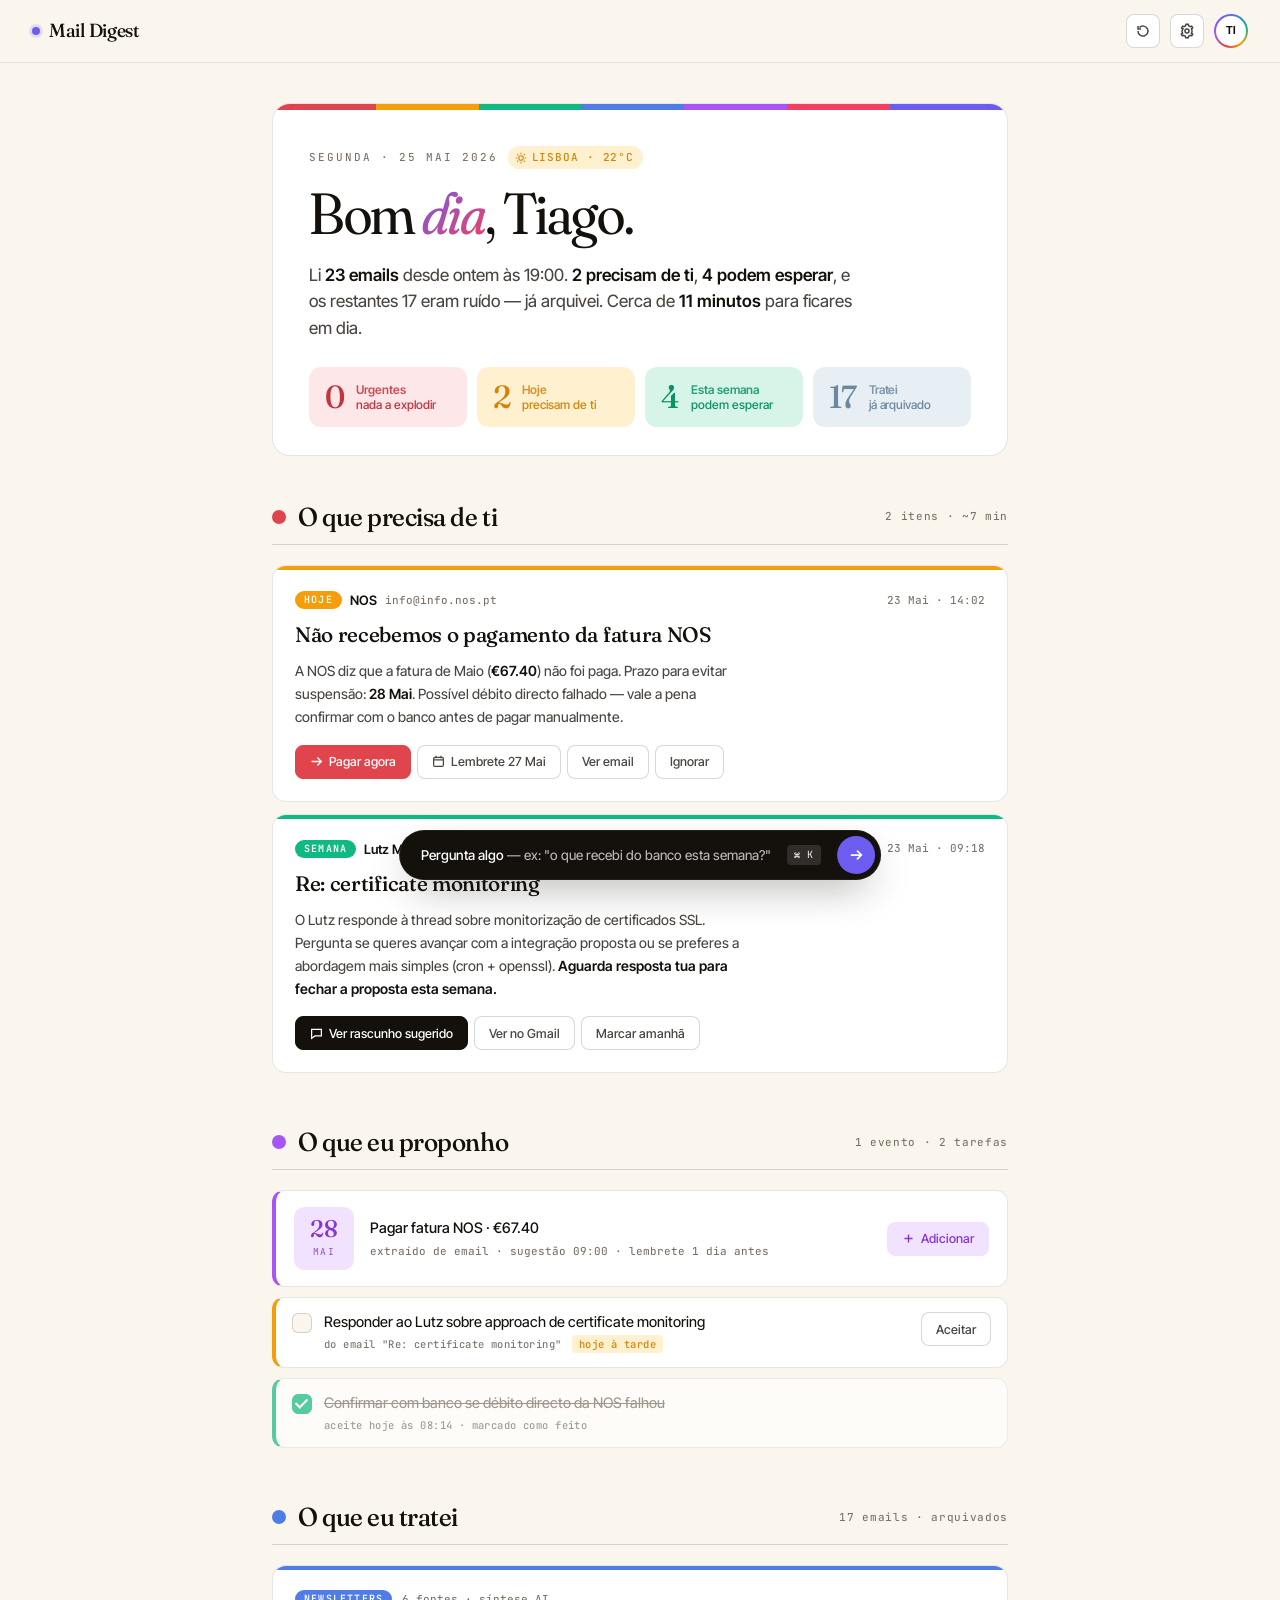
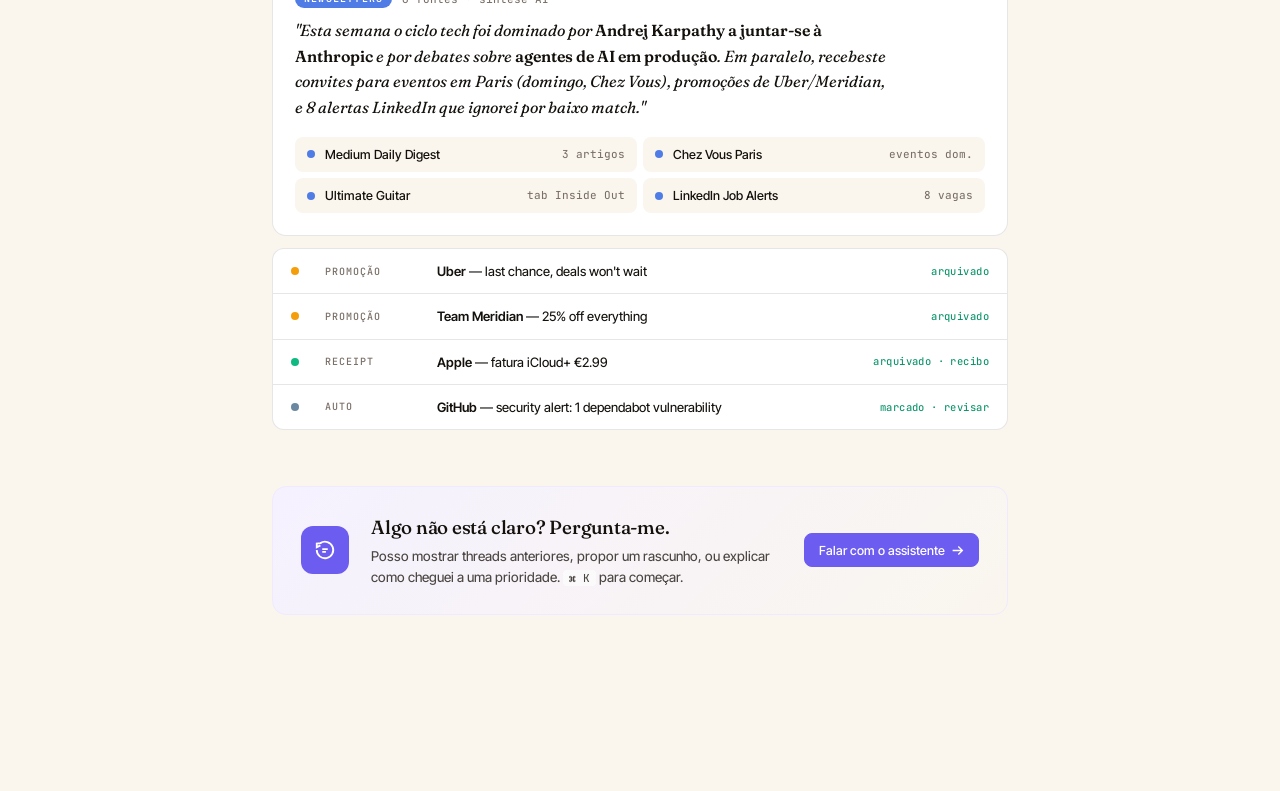
<file: mockups/colorful-sample.html>
<!DOCTYPE html>
<html lang="pt-PT">
<head>
<meta charset="UTF-8" />
<meta name="viewport" content="width=device-width, initial-scale=1" />
<title>Mail Digest — Colorful Briefing</title>

<link rel="preconnect" href="https://fonts.googleapis.com">
<link rel="preconnect" href="https://fonts.gstatic.com" crossorigin>
<link href="https://fonts.googleapis.com/css2?family=Fraunces:opsz,wght,SOFT@9..144,300..900,0..100&family=Inter+Tight:wght@400;450;500;600;700&family=JetBrains+Mono:wght@400;500;600&display=swap" rel="stylesheet">

<style>
  :root {
    /* ============================================================
       Foundation — warm editorial cream
       ============================================================ */
    --bg:       #faf6ee;
    --bg2:      #ffffff;
    --bg3:      #f3ede0;
    --bg-rail:  #f6f1e6;
    --border:   rgba(20,17,13,0.10);
    --border2:  rgba(20,17,13,0.16);
    --border3:  rgba(20,17,13,0.28);
    --ink:      #14110d;
    --text:     #14110d;
    --text2:    #4a4540;
    --text3:    #7a7068;

    /* ============================================================
       Brand — iris violet (monday-inspired)
       ============================================================ */
    --brand:     #6c5cf0;
    --brand-2:   #5546d4;
    --brand-on:  #ffffff;
    --brand-bg:  #efeaff;
    --brand-tint:#f5f1ff;

    /* ============================================================
       Category palette — each owns one part of the digest
       ============================================================ */
    --urgent:    #e0444c;       /* needs you / urgent */
    --urgent-2:  #c2353d;
    --urgent-bg: #fde7e9;

    --sunset:    #f59e0b;       /* today / tasks */
    --sunset-2:  #d48409;
    --sunset-bg: #fff0d0;

    --emerald:   #10b981;       /* this week / done */
    --emerald-2: #099268;
    --emerald-bg:#d6f4e8;

    --sky:       #4f7ce5;       /* newsletter / archived */
    --sky-2:     #3961c6;
    --sky-bg:    #e0eaff;

    --grape:     #a855f7;       /* calendar events */
    --grape-2:   #8636d3;
    --grape-bg:  #f1e3ff;

    --rose:      #f43f5e;       /* follow-ups */
    --rose-2:    #d12e4d;
    --rose-bg:   #ffe1e6;

    --slate:     #6b88a0;       /* fyi / metadata */
    --slate-bg:  #e7eef4;
  }

  * { box-sizing: border-box; }
  html, body { margin: 0; padding: 0; }
  body {
    background: var(--bg);
    color: var(--ink);
    font-family: 'Inter Tight', sans-serif;
    font-weight: 450;
    line-height: 1.55;
    -webkit-font-smoothing: antialiased;
    -moz-osx-font-smoothing: grayscale;
    padding-bottom: 96px;
  }
  ::-webkit-scrollbar { width: 0; height: 0; }
  ::selection { background: var(--brand); color: white; }
  button { font-family: inherit; cursor: pointer; }

  /* ============================================================
     Topbar
     ============================================================ */
  .topbar {
    position: sticky; top: 0; z-index: 30;
    background: rgba(250,246,238,0.92);
    backdrop-filter: saturate(180%) blur(8px);
    -webkit-backdrop-filter: saturate(180%) blur(8px);
    border-bottom: 1px solid var(--border);
    padding: 14px 32px;
    display: flex;
    align-items: center;
    gap: 14px;
  }
  .brand-mark {
    display: flex;
    align-items: center;
    gap: 9px;
  }
  .brand-dot {
    width: 8px; height: 8px;
    background: var(--brand);
    border-radius: 50%;
    box-shadow: 0 0 0 3px rgba(108,92,240,0.16);
    animation: pulse 2.4s ease-in-out infinite;
  }
  @keyframes pulse {
    0%, 100% { opacity: 1; transform: scale(1); }
    50%      { opacity: 0.6; transform: scale(0.85); }
  }
  .brand-name {
    font-family: 'Fraunces', serif;
    font-variation-settings: 'opsz' 72, 'SOFT' 30;
    font-weight: 500;
    font-size: 19px;
    letter-spacing: -0.015em;
  }
  .top-meta {
    margin-left: auto;
    display: flex;
    align-items: center;
    gap: 10px;
  }
  .icon-btn {
    width: 34px; height: 34px;
    border-radius: 8px;
    border: 1px solid var(--border2);
    background: var(--bg2);
    color: var(--text2);
    display: inline-flex;
    align-items: center;
    justify-content: center;
    transition: all 0.1s;
  }
  .icon-btn:hover { color: var(--ink); border-color: var(--border3); background: var(--bg3); }
  .icon-btn svg { width: 16px; height: 16px; }

  .avatar {
    width: 34px; height: 34px;
    border-radius: 50%;
    background: conic-gradient(from 140deg at 50% 50%, #f59e0b, #e0444c, #a855f7, #6c5cf0, #4f7ce5, #10b981, #f59e0b);
    padding: 2px;
    display: inline-flex;
  }
  .avatar-inner {
    flex: 1;
    background: var(--bg2);
    border-radius: 50%;
    display: flex;
    align-items: center;
    justify-content: center;
    font-family: 'Syne', sans-serif;
    font-size: 11px;
    font-weight: 700;
    letter-spacing: 0.02em;
    color: var(--ink);
  }

  /* ============================================================
     Page wrap
     ============================================================ */
  .page {
    max-width: 800px;
    margin: 0 auto;
    padding: 40px 32px 80px;
  }

  /* ============================================================
     Hero
     ============================================================ */
  .hero {
    background: var(--bg2);
    border: 1px solid var(--border);
    border-radius: 18px;
    overflow: hidden;
    margin-bottom: 48px;
    position: relative;
  }
  .hero-stripe {
    height: 6px;
    background: linear-gradient(90deg,
      var(--urgent) 0%, var(--urgent) 14%,
      var(--sunset) 14%, var(--sunset) 28%,
      var(--emerald) 28%, var(--emerald) 42%,
      var(--sky) 42%, var(--sky) 56%,
      var(--grape) 56%, var(--grape) 70%,
      var(--rose) 70%, var(--rose) 84%,
      var(--brand) 84%, var(--brand) 100%);
  }
  .hero-body { padding: 36px 36px 28px; }
  .hero-date {
    font-family: 'JetBrains Mono', monospace;
    font-size: 11px;
    letter-spacing: 0.18em;
    text-transform: uppercase;
    color: var(--text3);
    margin-bottom: 14px;
    display: flex;
    align-items: center;
    gap: 10px;
  }
  .hero-date .weather-pill {
    background: var(--sunset-bg);
    color: var(--sunset-2);
    padding: 3px 9px 3px 7px;
    border-radius: 999px;
    font-weight: 500;
    letter-spacing: 0.08em;
    display: inline-flex;
    align-items: center;
    gap: 5px;
  }
  .hero-date .weather-pill svg { width: 12px; height: 12px; }

  .hero h1 {
    font-family: 'Fraunces', serif;
    font-variation-settings: 'opsz' 144, 'SOFT' 50;
    font-weight: 400;
    font-size: clamp(40px, 5.5vw, 58px);
    letter-spacing: -0.024em;
    line-height: 1.05;
    margin: 0 0 18px;
    color: var(--ink);
  }
  .hero h1 em {
    font-style: italic;
    font-variation-settings: 'opsz' 144, 'SOFT' 80;
    color: var(--brand);
    background: linear-gradient(135deg, var(--brand) 0%, var(--rose) 100%);
    -webkit-background-clip: text;
    background-clip: text;
    -webkit-text-fill-color: transparent;
  }

  .hero-lede {
    font-size: 17px;
    line-height: 1.55;
    color: var(--text2);
    max-width: 56ch;
    margin: 0 0 26px;
  }
  .hero-lede strong { color: var(--ink); font-weight: 600; }

  /* Stats row — colorful pills */
  .stats {
    display: grid;
    grid-template-columns: repeat(4, 1fr);
    gap: 10px;
  }
  @media (max-width: 640px) { .stats { grid-template-columns: repeat(2, 1fr); } }
  .stat {
    padding: 14px 16px;
    border-radius: 12px;
    display: flex;
    align-items: center;
    gap: 12px;
    transition: transform 0.08s;
  }
  .stat:hover { transform: translateY(-1px); }
  .stat .num {
    font-family: 'Fraunces', serif;
    font-variation-settings: 'opsz' 72, 'SOFT' 30;
    font-weight: 500;
    font-size: 32px;
    line-height: 1;
    letter-spacing: -0.02em;
    font-variant-numeric: tabular-nums;
  }
  .stat .lbl {
    font-size: 12px;
    font-weight: 500;
    letter-spacing: -0.005em;
    line-height: 1.25;
  }
  .stat.urgent  { background: var(--urgent-bg);  color: var(--urgent-2); }
  .stat.today   { background: var(--sunset-bg);  color: var(--sunset-2); }
  .stat.week    { background: var(--emerald-bg); color: var(--emerald-2); }
  .stat.fyi     { background: var(--slate-bg);   color: var(--slate); }
  .stat .lbl strong { display: block; color: inherit; font-weight: 600; opacity: 0.85; }

  /* ============================================================
     Section heads — colored dot prefix
     ============================================================ */
  .section { margin-bottom: 56px; }
  .section-head {
    display: flex;
    align-items: center;
    gap: 12px;
    margin-bottom: 20px;
    padding-bottom: 14px;
    border-bottom: 1px solid var(--border2);
  }
  .section-dot {
    width: 14px; height: 14px;
    border-radius: 50%;
    flex-shrink: 0;
  }
  .section-head h2 {
    font-family: 'Fraunces', serif;
    font-variation-settings: 'opsz' 72, 'SOFT' 30;
    font-weight: 500;
    font-size: 26px;
    letter-spacing: -0.018em;
    line-height: 1;
    margin: 0;
    flex: 1;
  }
  .section-meta {
    font-family: 'JetBrains Mono', monospace;
    font-size: 11px;
    color: var(--text3);
    letter-spacing: 0.06em;
  }

  /* ============================================================
     Cards — with colored top stripes
     ============================================================ */
  .card {
    background: var(--bg2);
    border: 1px solid var(--border);
    border-radius: 14px;
    overflow: hidden;
    margin-bottom: 12px;
    transition: border-color 0.1s, transform 0.08s;
  }
  .card:hover {
    border-color: var(--border3);
    transform: translateY(-1px);
  }
  .card-stripe {
    height: 4px;
    background: var(--border);
  }
  .card.urgent  .card-stripe { background: var(--urgent); }
  .card.today   .card-stripe { background: var(--sunset); }
  .card.week    .card-stripe { background: var(--emerald); }
  .card.sky     .card-stripe { background: var(--sky); }
  .card.grape   .card-stripe { background: var(--grape); }
  .card.rose    .card-stripe { background: var(--rose); }
  .card.brand   .card-stripe { background: var(--brand); }

  .card-body { padding: 20px 22px 22px; }

  .card-meta {
    display: flex;
    align-items: center;
    gap: 8px;
    margin-bottom: 12px;
    flex-wrap: wrap;
  }
  .card-meta .sender {
    font-size: 13px;
    font-weight: 600;
    color: var(--ink);
  }
  .card-meta .addr {
    font-family: 'JetBrains Mono', monospace;
    font-size: 11px;
    color: var(--text3);
  }
  .card-meta .time {
    font-family: 'JetBrains Mono', monospace;
    font-size: 11px;
    color: var(--text3);
    margin-left: auto;
  }

  .card h3 {
    font-family: 'Fraunces', serif;
    font-variation-settings: 'opsz' 36, 'SOFT' 30;
    font-weight: 500;
    font-size: 21px;
    line-height: 1.2;
    letter-spacing: -0.015em;
    margin: 0 0 12px;
    color: var(--ink);
  }
  .card-summary {
    font-size: 14px;
    line-height: 1.65;
    color: var(--text2);
    margin: 0 0 16px;
    max-width: 56ch;
  }
  .card-summary strong { color: var(--ink); font-weight: 600; }

  .card-actions {
    display: flex;
    gap: 6px;
    flex-wrap: wrap;
  }

  /* ============================================================
     Badges — monday-style filled
     ============================================================ */
  .badge {
    display: inline-flex;
    align-items: center;
    font-family: 'JetBrains Mono', monospace;
    font-size: 10px;
    font-weight: 600;
    letter-spacing: 0.12em;
    text-transform: uppercase;
    padding: 4px 9px;
    border-radius: 999px;
    line-height: 1;
    color: white;
  }
  .badge.urgent  { background: var(--urgent); }
  .badge.today   { background: var(--sunset); }
  .badge.week    { background: var(--emerald); }
  .badge.fyi     { background: var(--slate); }
  .badge.news    { background: var(--sky); }
  .badge.event   { background: var(--grape); }
  .badge.followup { background: var(--rose); }
  .badge.ai      { background: var(--brand); }

  /* ============================================================
     Buttons
     ============================================================ */
  .btn {
    height: 34px;
    padding: 0 14px;
    border-radius: 8px;
    font-family: 'Inter Tight', sans-serif;
    font-size: 12.5px;
    font-weight: 500;
    border: 1px solid var(--border2);
    background: var(--bg2);
    color: var(--text2);
    transition: all 0.1s;
    display: inline-flex;
    align-items: center;
    gap: 6px;
  }
  .btn:hover { background: var(--bg3); color: var(--ink); border-color: var(--border3); }
  .btn-primary { background: var(--ink); color: var(--bg2); border-color: var(--ink); }
  .btn-primary:hover { background: #2d2b27; color: var(--bg2); border-color: #2d2b27; }
  .btn-brand { background: var(--brand); color: var(--brand-on); border-color: var(--brand); }
  .btn-brand:hover { background: var(--brand-2); border-color: var(--brand-2); color: var(--brand-on); }
  .btn-urgent { background: var(--urgent); color: white; border-color: var(--urgent); }
  .btn-urgent:hover { background: var(--urgent-2); border-color: var(--urgent-2); color: white; }
  .btn svg { width: 13px; height: 13px; }

  /* ============================================================
     Section · O que eu proponho — events & tasks
     ============================================================ */
  .event-card {
    background: var(--bg2);
    border: 1px solid var(--border);
    border-radius: 12px;
    border-left: 4px solid var(--grape);
    padding: 16px 18px;
    display: grid;
    grid-template-columns: 60px 1fr auto;
    gap: 16px;
    align-items: center;
    margin-bottom: 10px;
    transition: border-color 0.1s, transform 0.08s;
  }
  .event-card:hover { transform: translateY(-1px); border-color: var(--grape); }
  .event-date {
    text-align: center;
    background: var(--grape-bg);
    color: var(--grape-2);
    border-radius: 10px;
    padding: 10px 4px;
  }
  .event-day {
    font-family: 'Fraunces', serif;
    font-variation-settings: 'opsz' 72, 'SOFT' 30;
    font-size: 24px;
    line-height: 1;
    font-weight: 500;
    letter-spacing: -0.02em;
  }
  .event-month {
    font-family: 'JetBrains Mono', monospace;
    font-size: 9.5px;
    letter-spacing: 0.14em;
    text-transform: uppercase;
    margin-top: 4px;
    opacity: 0.8;
  }
  .event-title {
    font-size: 14.5px;
    font-weight: 500;
    color: var(--ink);
    margin-bottom: 3px;
  }
  .event-meta {
    font-family: 'JetBrains Mono', monospace;
    font-size: 11px;
    color: var(--text3);
  }

  .task-card {
    background: var(--bg2);
    border: 1px solid var(--border);
    border-radius: 12px;
    border-left: 4px solid var(--sunset);
    padding: 14px 16px;
    display: flex;
    gap: 12px;
    align-items: flex-start;
    margin-bottom: 10px;
    transition: border-color 0.1s, transform 0.08s;
  }
  .task-card:hover { transform: translateY(-1px); border-color: var(--sunset); }
  .task-card.done { border-left-color: var(--emerald); opacity: 0.7; }

  .task-check {
    width: 20px; height: 20px;
    border: 1.5px solid var(--border2);
    border-radius: 6px;
    flex-shrink: 0;
    margin-top: 1px;
    background: var(--bg);
    transition: all 0.1s;
  }
  .task-card:hover .task-check { border-color: var(--sunset); }
  .task-card.done .task-check {
    background: var(--emerald);
    border-color: var(--emerald);
    position: relative;
  }
  .task-card.done .task-check::after {
    content: '';
    position: absolute;
    left: 5px; top: 1.5px;
    width: 5px; height: 10px;
    border: solid white;
    border-width: 0 2px 2px 0;
    transform: rotate(45deg);
  }
  .task-body { flex: 1; }
  .task-text {
    font-size: 14.5px;
    color: var(--ink);
    line-height: 1.4;
    margin-bottom: 4px;
  }
  .task-card.done .task-text { color: var(--text3); text-decoration: line-through; }
  .task-meta {
    font-family: 'JetBrains Mono', monospace;
    font-size: 10.5px;
    color: var(--text3);
    letter-spacing: 0.04em;
  }
  .task-suggest {
    background: var(--sunset-bg);
    color: var(--sunset-2);
    padding: 2px 7px;
    border-radius: 4px;
    margin-left: 4px;
    font-weight: 500;
  }

  /* ============================================================
     Newsletter compression card
     ============================================================ */
  .news-card {
    background: var(--bg2);
    border: 1px solid var(--border);
    border-radius: 14px;
    overflow: hidden;
    margin-bottom: 12px;
  }
  .news-card-stripe {
    height: 4px;
    background: var(--sky);
  }
  .news-card-body {
    padding: 20px 22px 22px;
  }
  .news-card-head {
    display: flex;
    align-items: center;
    gap: 10px;
    margin-bottom: 10px;
  }
  .news-card-head .badge { background: var(--sky); }
  .news-card-head .count {
    font-family: 'JetBrains Mono', monospace;
    font-size: 11px;
    color: var(--text3);
  }
  .news-summary {
    font-family: 'Fraunces', serif;
    font-variation-settings: 'opsz' 20, 'SOFT' 30;
    font-weight: 400;
    font-size: 16px;
    line-height: 1.6;
    color: var(--text);
    margin: 0 0 16px;
    max-width: 60ch;
    font-style: italic;
  }
  .news-summary strong { color: var(--ink); font-weight: 600; font-style: normal; }

  .news-sources {
    display: grid;
    grid-template-columns: 1fr 1fr;
    gap: 6px;
  }
  @media (max-width: 640px) { .news-sources { grid-template-columns: 1fr; } }
  .news-source {
    display: flex;
    align-items: center;
    gap: 10px;
    padding: 8px 12px;
    background: var(--bg);
    border-radius: 8px;
    font-size: 12.5px;
  }
  .news-source-dot {
    width: 8px; height: 8px;
    border-radius: 50%;
    background: var(--sky);
    flex-shrink: 0;
  }
  .news-source-name { color: var(--ink); font-weight: 500; }
  .news-source-meta { color: var(--text3); margin-left: auto; font-size: 11px; font-family: 'JetBrains Mono', monospace; }

  /* Transactional rows */
  .trans-list {
    background: var(--bg2);
    border: 1px solid var(--border);
    border-radius: 12px;
    overflow: hidden;
  }
  .trans-row {
    display: grid;
    grid-template-columns: 22px 100px 1fr auto;
    gap: 12px;
    align-items: center;
    padding: 12px 18px;
    border-bottom: 1px solid var(--border);
    font-size: 13px;
  }
  .trans-row:last-child { border-bottom: none; }
  .trans-dot { width: 8px; height: 8px; border-radius: 50%; }
  .trans-cat {
    font-family: 'JetBrains Mono', monospace;
    font-size: 10px;
    letter-spacing: 0.1em;
    text-transform: uppercase;
    color: var(--text3);
    font-weight: 500;
  }
  .trans-text { color: var(--ink); overflow: hidden; text-overflow: ellipsis; white-space: nowrap; }
  .trans-text strong { font-weight: 600; }
  .trans-status {
    font-family: 'JetBrains Mono', monospace;
    font-size: 10.5px;
    color: var(--emerald-2);
    letter-spacing: 0.04em;
  }

  /* ============================================================
     Floating action — "Ask the assistant"
     ============================================================ */
  .ask-bar {
    position: fixed;
    bottom: 20px;
    left: 50%;
    transform: translateX(-50%);
    z-index: 50;
    background: var(--ink);
    color: var(--bg2);
    padding: 6px 6px 6px 22px;
    border-radius: 999px;
    display: flex;
    align-items: center;
    gap: 16px;
    box-shadow: 0 16px 40px -12px rgba(20,17,13,0.4), 0 0 0 1px rgba(255,255,255,0.06) inset;
    min-width: 460px;
    transition: transform 0.12s;
  }
  @media (max-width: 640px) {
    .ask-bar { left: 16px; right: 16px; transform: none; min-width: 0; }
  }
  .ask-bar:hover { transform: translateX(-50%) translateY(-2px); }
  @media (max-width: 640px) { .ask-bar:hover { transform: translateY(-2px); } }
  .ask-prompt {
    flex: 1;
    font-size: 13.5px;
    color: rgba(255,255,255,0.7);
  }
  .ask-prompt strong { color: var(--bg2); font-weight: 500; }
  .ask-kbd {
    font-family: 'JetBrains Mono', monospace;
    font-size: 10px;
    padding: 2px 7px;
    border-radius: 4px;
    background: rgba(255,255,255,0.12);
    color: rgba(255,255,255,0.85);
    letter-spacing: 0.06em;
  }
  .ask-go {
    width: 38px; height: 38px;
    border-radius: 50%;
    background: var(--brand);
    color: white;
    border: none;
    display: flex;
    align-items: center;
    justify-content: center;
    transition: background 0.1s;
  }
  .ask-go:hover { background: var(--brand-2); }

  /* ============================================================
     Conversation hint card — bottom of briefing
     ============================================================ */
  .convo-hint {
    margin-top: 56px;
    padding: 26px 28px;
    background: linear-gradient(135deg, var(--brand-tint) 0%, var(--bg) 100%);
    border: 1px solid var(--brand-bg);
    border-radius: 14px;
    display: flex;
    align-items: center;
    gap: 22px;
    flex-wrap: wrap;
  }
  .convo-hint-icon {
    width: 48px; height: 48px;
    border-radius: 12px;
    background: var(--brand);
    color: white;
    display: flex;
    align-items: center;
    justify-content: center;
    flex-shrink: 0;
  }
  .convo-hint-icon svg { width: 22px; height: 22px; }
  .convo-hint-body { flex: 1; min-width: 260px; }
  .convo-hint h3 {
    font-family: 'Fraunces', serif;
    font-variation-settings: 'opsz' 36, 'SOFT' 30;
    font-weight: 500;
    font-size: 19px;
    margin: 0 0 4px;
    letter-spacing: -0.012em;
  }
  .convo-hint p {
    font-size: 13.5px;
    color: var(--text2);
    margin: 0;
    max-width: 50ch;
  }
</style>
</head>
<body>

<!-- Topbar -->
<header class="topbar">
  <div class="brand-mark">
    <span class="brand-dot"></span>
    <span class="brand-name">Mail Digest</span>
  </div>
  <div class="top-meta">
    <button class="icon-btn" title="Actualizar">
      <svg viewBox="0 0 16 16" fill="none" stroke="currentColor" stroke-width="1.5"><path d="M3 8a5 5 0 1 0 1.5-3.5"/><path d="M3 3v3h3"/></svg>
    </button>
    <button class="icon-btn" title="Definições">
      <svg viewBox="0 0 16 16" fill="none" stroke="currentColor" stroke-width="1.5"><circle cx="8" cy="8" r="2"/><path d="M13 8a5 5 0 0 0-.5-2.2l1.2-.9-1-1.7-1.4.5a5 5 0 0 0-1.7-1L9.3 1.2H7L6.7 2.7a5 5 0 0 0-1.7 1l-1.4-.5-1 1.7L4 5.8A5 5 0 0 0 3 8a5 5 0 0 0 .5 2.2l-1.2.9 1 1.7 1.4-.5a5 5 0 0 0 1.7 1l.3 1.5H9.3l.3-1.5a5 5 0 0 0 1.7-1l1.4.5 1-1.7-1.2-.9A5 5 0 0 0 13 8z"/></svg>
    </button>
    <div class="avatar" title="Tiago"><div class="avatar-inner">TI</div></div>
  </div>
</header>

<main class="page">

  <!-- ============================================================
       HERO
       ============================================================ -->
  <section class="hero">
    <div class="hero-stripe"></div>
    <div class="hero-body">
      <div class="hero-date">
        <span>Segunda · 25 Mai 2026</span>
        <span class="weather-pill">
          <svg viewBox="0 0 16 16" fill="none" stroke="currentColor" stroke-width="1.5"><circle cx="8" cy="8" r="3"/><path d="M8 1v2M8 13v2M1 8h2M13 8h2M3 3l1.4 1.4M11.6 11.6 13 13M3 13l1.4-1.4M11.6 4.4 13 3"/></svg>
          Lisboa · 22°C
        </span>
      </div>
      <h1>Bom <em>dia</em>, Tiago.</h1>
      <p class="hero-lede">
        Li <strong>23 emails</strong> desde ontem às 19:00. <strong>2 precisam de ti</strong>, <strong>4 podem esperar</strong>, e os restantes 17 eram ruído — já arquivei. Cerca de <strong>11 minutos</strong> para ficares em dia.
      </p>

      <div class="stats">
        <div class="stat urgent">
          <span class="num">0</span>
          <span class="lbl"><strong>Urgentes</strong>nada a explodir</span>
        </div>
        <div class="stat today">
          <span class="num">2</span>
          <span class="lbl"><strong>Hoje</strong>precisam de ti</span>
        </div>
        <div class="stat week">
          <span class="num">4</span>
          <span class="lbl"><strong>Esta semana</strong>podem esperar</span>
        </div>
        <div class="stat fyi">
          <span class="num">17</span>
          <span class="lbl"><strong>Tratei</strong>já arquivado</span>
        </div>
      </div>
    </div>
  </section>

  <!-- ============================================================
       SECTION 1 — O QUE PRECISA DE TI
       ============================================================ -->
  <section class="section">
    <div class="section-head">
      <div class="section-dot" style="background: var(--urgent)"></div>
      <h2>O que precisa de ti</h2>
      <div class="section-meta">2 itens · ~7 min</div>
    </div>

    <div class="card today">
      <div class="card-stripe"></div>
      <div class="card-body">
        <div class="card-meta">
          <span class="badge today">Hoje</span>
          <span class="sender">NOS</span>
          <span class="addr">info@info.nos.pt</span>
          <span class="time">23 Mai · 14:02</span>
        </div>
        <h3>Não recebemos o pagamento da fatura NOS</h3>
        <p class="card-summary">
          A NOS diz que a fatura de Maio (<strong>€67.40</strong>) não foi paga. Prazo para evitar suspensão: <strong>28 Mai</strong>. Possível débito directo falhado — vale a pena confirmar com o banco antes de pagar manualmente.
        </p>
        <div class="card-actions">
          <button class="btn btn-urgent">
            <svg viewBox="0 0 16 16" fill="none" stroke="currentColor" stroke-width="1.6"><path d="M2 8h12M9 3l5 5-5 5"/></svg>
            Pagar agora
          </button>
          <button class="btn">
            <svg viewBox="0 0 16 16" fill="none" stroke="currentColor" stroke-width="1.5"><rect x="2" y="3" width="12" height="11" rx="1.5"/><path d="M2 6h12M5 1v3M11 1v3"/></svg>
            Lembrete 27 Mai
          </button>
          <button class="btn">Ver email</button>
          <button class="btn">Ignorar</button>
        </div>
      </div>
    </div>

    <div class="card week">
      <div class="card-stripe"></div>
      <div class="card-body">
        <div class="card-meta">
          <span class="badge week">Semana</span>
          <span class="sender">Lutz Mader</span>
          <span class="addr">via This is Reliable</span>
          <span class="time">23 Mai · 09:18</span>
        </div>
        <h3>Re: certificate monitoring</h3>
        <p class="card-summary">
          O Lutz responde à thread sobre monitorização de certificados SSL. Pergunta se queres avançar com a integração proposta ou se preferes a abordagem mais simples (cron + openssl). <strong>Aguarda resposta tua para fechar a proposta esta semana.</strong>
        </p>
        <div class="card-actions">
          <button class="btn btn-primary">
            <svg viewBox="0 0 16 16" fill="none" stroke="currentColor" stroke-width="1.5"><path d="M2 3h12v8H6l-4 3z"/></svg>
            Ver rascunho sugerido
          </button>
          <button class="btn">Ver no Gmail</button>
          <button class="btn">Marcar amanhã</button>
        </div>
      </div>
    </div>
  </section>

  <!-- ============================================================
       SECTION 2 — O QUE EU PROPONHO
       ============================================================ -->
  <section class="section">
    <div class="section-head">
      <div class="section-dot" style="background: var(--grape)"></div>
      <h2>O que eu proponho</h2>
      <div class="section-meta">1 evento · 2 tarefas</div>
    </div>

    <div class="event-card">
      <div class="event-date">
        <div class="event-day">28</div>
        <div class="event-month">Mai</div>
      </div>
      <div>
        <div class="event-title">Pagar fatura NOS · €67.40</div>
        <div class="event-meta">extraído de email · sugestão 09:00 · lembrete 1 dia antes</div>
      </div>
      <button class="btn" style="background: var(--grape-bg); color: var(--grape-2); border-color: var(--grape-bg);">
        <svg viewBox="0 0 16 16" fill="none" stroke="currentColor" stroke-width="1.7"><path d="M8 3v10M3 8h10"/></svg>
        Adicionar
      </button>
    </div>

    <div class="task-card">
      <div class="task-check"></div>
      <div class="task-body">
        <div class="task-text">Responder ao Lutz sobre approach de certificate monitoring</div>
        <div class="task-meta">do email "Re: certificate monitoring" <span class="task-suggest">hoje à tarde</span></div>
      </div>
      <button class="btn">Aceitar</button>
    </div>

    <div class="task-card done">
      <div class="task-check"></div>
      <div class="task-body">
        <div class="task-text">Confirmar com banco se débito directo da NOS falhou</div>
        <div class="task-meta">aceite hoje às 08:14 · marcado como feito</div>
      </div>
    </div>
  </section>

  <!-- ============================================================
       SECTION 3 — O QUE EU TRATEI
       ============================================================ -->
  <section class="section">
    <div class="section-head">
      <div class="section-dot" style="background: var(--sky)"></div>
      <h2>O que eu tratei</h2>
      <div class="section-meta">17 emails · arquivados</div>
    </div>

    <!-- Newsletter compression card -->
    <div class="news-card">
      <div class="news-card-stripe"></div>
      <div class="news-card-body">
        <div class="news-card-head">
          <span class="badge news">Newsletters</span>
          <span class="count">6 fontes · síntese AI</span>
        </div>
        <p class="news-summary">
          "Esta semana o ciclo tech foi dominado por <strong>Andrej Karpathy a juntar-se à Anthropic</strong> e por debates sobre <strong>agentes de AI em produção</strong>. Em paralelo, recebeste convites para eventos em Paris (domingo, Chez Vous), promoções de Uber/Meridian, e 8 alertas LinkedIn que ignorei por baixo match."
        </p>
        <div class="news-sources">
          <div class="news-source">
            <span class="news-source-dot"></span>
            <span class="news-source-name">Medium Daily Digest</span>
            <span class="news-source-meta">3 artigos</span>
          </div>
          <div class="news-source">
            <span class="news-source-dot"></span>
            <span class="news-source-name">Chez Vous Paris</span>
            <span class="news-source-meta">eventos dom.</span>
          </div>
          <div class="news-source">
            <span class="news-source-dot"></span>
            <span class="news-source-name">Ultimate Guitar</span>
            <span class="news-source-meta">tab Inside Out</span>
          </div>
          <div class="news-source">
            <span class="news-source-dot"></span>
            <span class="news-source-name">LinkedIn Job Alerts</span>
            <span class="news-source-meta">8 vagas</span>
          </div>
        </div>
      </div>
    </div>

    <!-- Transactional / promos compact -->
    <div class="trans-list">
      <div class="trans-row">
        <div class="trans-dot" style="background: var(--sunset)"></div>
        <div class="trans-cat">Promoção</div>
        <div class="trans-text"><strong>Uber</strong> — last chance, deals won't wait</div>
        <div class="trans-status">arquivado</div>
      </div>
      <div class="trans-row">
        <div class="trans-dot" style="background: var(--sunset)"></div>
        <div class="trans-cat">Promoção</div>
        <div class="trans-text"><strong>Team Meridian</strong> — 25% off everything</div>
        <div class="trans-status">arquivado</div>
      </div>
      <div class="trans-row">
        <div class="trans-dot" style="background: var(--emerald)"></div>
        <div class="trans-cat">Receipt</div>
        <div class="trans-text"><strong>Apple</strong> — fatura iCloud+ €2.99</div>
        <div class="trans-status">arquivado · recibo</div>
      </div>
      <div class="trans-row">
        <div class="trans-dot" style="background: var(--slate)"></div>
        <div class="trans-cat">Auto</div>
        <div class="trans-text"><strong>GitHub</strong> — security alert: 1 dependabot vulnerability</div>
        <div class="trans-status">marcado · revisar</div>
      </div>
    </div>
  </section>

  <!-- ============================================================
       CONVERSATION HINT — bridge to Direction 3
       ============================================================ -->
  <div class="convo-hint">
    <div class="convo-hint-icon">
      <svg viewBox="0 0 24 24" fill="none" stroke="currentColor" stroke-width="2"><path d="M3 12a9 9 0 1 0 4-7.5L3 5v4l4-2"/><path d="M9 11h6M9 14h4"/></svg>
    </div>
    <div class="convo-hint-body">
      <h3>Algo não está claro? Pergunta-me.</h3>
      <p>Posso mostrar threads anteriores, propor um rascunho, ou explicar como cheguei a uma prioridade. <code style="font-family:'JetBrains Mono',monospace; font-size:11px; background:rgba(255,255,255,0.6); padding:1px 6px; border-radius:4px;">⌘ K</code> para começar.</p>
    </div>
    <button class="btn btn-brand">
      Falar com o assistente
      <svg viewBox="0 0 16 16" fill="none" stroke="currentColor" stroke-width="1.6"><path d="M2 8h12M9 3l5 5-5 5"/></svg>
    </button>
  </div>

</main>

<!-- ============================================================
     FLOATING ASK BAR
     ============================================================ -->
<div class="ask-bar" title="Pergunta algo">
  <div class="ask-prompt">
    <strong>Pergunta algo</strong> — ex: "o que recebi do banco esta semana?"
  </div>
  <span class="ask-kbd">⌘ K</span>
  <button class="ask-go" title="Falar">
    <svg width="14" height="14" viewBox="0 0 16 16" fill="none" stroke="currentColor" stroke-width="2"><path d="M2 8h12M9 3l5 5-5 5"/></svg>
  </button>
</div>

</body>
</html>
</file>
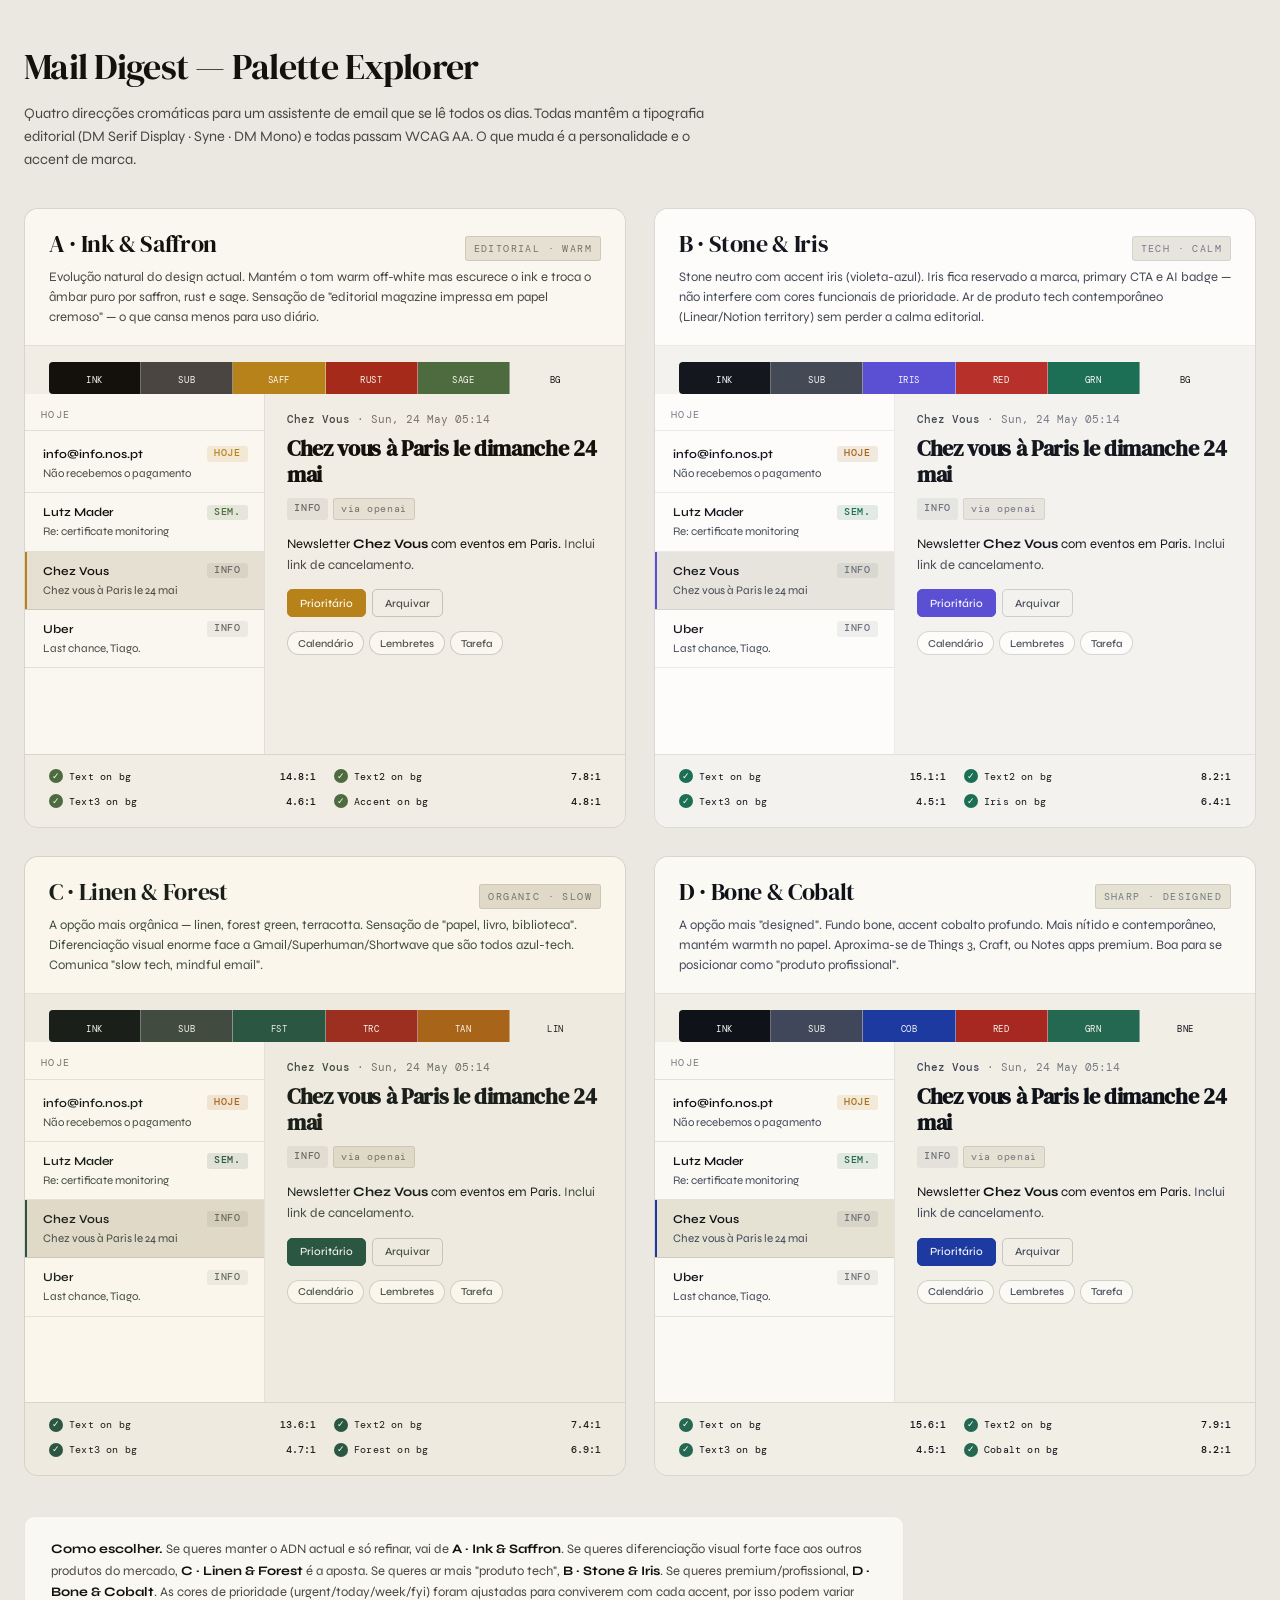
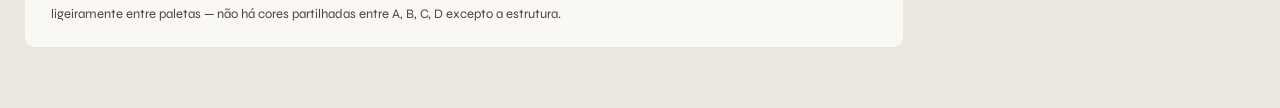
<file: mockups/palette-explorer.html>
<!DOCTYPE html>
<html lang="pt-PT">
<head>
<meta charset="UTF-8" />
<meta name="viewport" content="width=device-width, initial-scale=1" />
<title>Mail Digest — Palette Explorer</title>
<link rel="preconnect" href="https://fonts.googleapis.com">
<link rel="preconnect" href="https://fonts.gstatic.com" crossorigin>
<link href="https://fonts.googleapis.com/css2?family=DM+Serif+Display:ital@0;1&family=DM+Mono:wght@400;500&family=Syne:wght@400;500;600;700&display=swap" rel="stylesheet">
<style>
  * { box-sizing: border-box; }
  html, body { margin: 0; padding: 0; }
  body {
    font-family: 'Syne', sans-serif;
    background: #ebe8e2;
    color: #14110d;
    padding: 40px 24px 60px;
    -webkit-font-smoothing: antialiased;
    line-height: 1.5;
  }
  .wrap { max-width: 1480px; margin: 0 auto; }
  h1 {
    font-family: 'DM Serif Display', serif;
    font-size: 36px;
    margin: 0 0 8px;
    letter-spacing: -0.02em;
    font-weight: 400;
  }
  .lede {
    color: #4a4540;
    font-size: 14.5px;
    margin: 0 0 36px;
    max-width: 700px;
    line-height: 1.6;
  }
  .grid {
    display: grid;
    grid-template-columns: repeat(2, 1fr);
    gap: 28px;
  }
  @media (max-width: 1080px) { .grid { grid-template-columns: 1fr; } }

  /* ============================================================
     Palette card — each card sets its own --bg, --text etc.
     ============================================================ */
  .palette-card {
    background: var(--bg);
    border: 1px solid rgba(0,0,0,0.10);
    border-radius: 14px;
    overflow: hidden;
    display: flex;
    flex-direction: column;
    color: var(--text);
  }
  .palette-card .header {
    padding: 22px 24px 18px;
    border-bottom: 1px solid var(--border);
    background: var(--bg2);
  }
  .palette-card .header-row {
    display: flex;
    align-items: baseline;
    justify-content: space-between;
    gap: 12px;
    margin-bottom: 6px;
  }
  .palette-name {
    font-family: 'DM Serif Display', serif;
    font-size: 24px;
    letter-spacing: -0.015em;
    line-height: 1.1;
    color: var(--text);
  }
  .palette-tag {
    font-family: 'DM Mono', monospace;
    font-size: 10px;
    letter-spacing: 0.14em;
    text-transform: uppercase;
    padding: 4px 8px;
    border-radius: 3px;
    background: var(--bg3);
    color: var(--text3);
    border: 1px solid var(--border);
  }
  .palette-desc {
    font-size: 13px;
    color: var(--text2);
    line-height: 1.55;
    margin: 0;
  }
  .swatches {
    display: flex;
    gap: 0;
    padding: 16px 24px 0;
  }
  .swatch {
    flex: 1;
    height: 32px;
    display: flex;
    align-items: flex-end;
    justify-content: center;
    padding-bottom: 6px;
    font-family: 'DM Mono', monospace;
    font-size: 9px;
    letter-spacing: 0.06em;
    text-transform: uppercase;
    border-right: 1px solid rgba(255,255,255,0.4);
  }
  .swatch:last-child { border-right: none; }
  .swatch:first-child { border-top-left-radius: 4px; border-bottom-left-radius: 4px; }
  .swatch:last-child { border-top-right-radius: 4px; border-bottom-right-radius: 4px; }

  /* Mini preview area */
  .preview {
    display: grid;
    grid-template-columns: 240px 1fr;
    min-height: 360px;
  }
  .mini-list {
    background: var(--bg2);
    border-right: 1px solid var(--border);
    padding: 14px 0;
  }
  .mini-list-label {
    font-family: 'DM Mono', monospace;
    font-size: 9.5px;
    letter-spacing: 0.14em;
    text-transform: uppercase;
    color: var(--text3);
    padding: 0 16px 8px;
    border-bottom: 1px solid var(--border);
    margin-bottom: 4px;
  }
  .mini-item {
    position: relative;
    padding: 10px 16px 10px 18px;
    border-bottom: 1px solid var(--border);
    transition: background 0.08s;
  }
  .mini-item.active { background: var(--bg3); }
  .mini-item.active::before {
    content: '';
    position: absolute;
    left: 0; top: 0; bottom: 0;
    width: 2px;
    background: var(--accent);
  }
  .mini-item .row {
    display: flex;
    align-items: center;
    gap: 6px;
    margin-bottom: 2px;
  }
  .mini-sender {
    flex: 1;
    font-size: 12px;
    font-weight: 600;
    color: var(--text);
    overflow: hidden;
    text-overflow: ellipsis;
    white-space: nowrap;
    letter-spacing: -0.005em;
  }
  .mini-subject {
    font-size: 11.5px;
    color: var(--text2);
    overflow: hidden;
    text-overflow: ellipsis;
    white-space: nowrap;
  }

  .mini-detail {
    padding: 18px 22px 18px;
  }
  .mini-meta {
    font-family: 'DM Mono', monospace;
    font-size: 10.5px;
    color: var(--text3);
    margin-bottom: 8px;
  }
  .mini-meta .sender { color: var(--text2); font-weight: 500; }
  .mini-subject-big {
    font-family: 'DM Serif Display', serif;
    font-size: 22px;
    line-height: 1.18;
    letter-spacing: -0.015em;
    color: var(--text);
    margin: 0 0 10px;
  }
  .mini-badges {
    display: flex;
    gap: 5px;
    margin-bottom: 14px;
  }
  .mini-summary {
    font-size: 13px;
    line-height: 1.6;
    color: var(--text);
    margin-bottom: 14px;
  }
  .mini-summary .muted { color: var(--text2); }

  .mini-actions {
    display: flex;
    gap: 6px;
    margin-bottom: 14px;
    flex-wrap: wrap;
  }
  .mini-btn {
    height: 28px;
    padding: 0 12px;
    font-family: 'Syne', sans-serif;
    font-size: 11px;
    font-weight: 500;
    border: 1px solid var(--border2);
    background: transparent;
    color: var(--text2);
    border-radius: 5px;
    cursor: pointer;
  }
  .mini-btn-primary {
    background: var(--accent);
    color: var(--accent-on);
    border-color: var(--accent);
  }
  .mini-pill {
    height: 24px;
    padding: 0 10px;
    background: var(--bg2);
    border: 1px solid var(--border2);
    border-radius: 999px;
    font-size: 10.5px;
    font-weight: 500;
    color: var(--text2);
    display: inline-flex;
    align-items: center;
    gap: 5px;
  }
  .mini-quick {
    display: flex;
    gap: 5px;
    flex-wrap: wrap;
  }

  /* Priority badges - dynamic per palette */
  .badge {
    display: inline-flex;
    align-items: center;
    font-family: 'DM Mono', monospace;
    font-size: 9.5px;
    font-weight: 500;
    letter-spacing: 0.08em;
    text-transform: uppercase;
    padding: 3px 7px;
    border-radius: 3px;
    line-height: 1;
  }
  .badge.urgent { color: var(--urgent); background: var(--urgent-bg); }
  .badge.today  { color: var(--today);  background: var(--today-bg);  }
  .badge.week   { color: var(--week);   background: var(--week-bg);   }
  .badge.fyi    { color: var(--fyi);    background: var(--fyi-bg);    }

  .ai-badge {
    font-family: 'DM Mono', monospace;
    font-size: 9.5px;
    letter-spacing: 0.06em;
    color: var(--text3);
    background: var(--bg3);
    border: 1px solid var(--border);
    border-radius: 3px;
    padding: 3px 7px;
  }

  .contrast-info {
    padding: 14px 24px 18px;
    border-top: 1px solid var(--border);
    background: var(--bg);
    display: grid;
    grid-template-columns: repeat(2, 1fr);
    gap: 10px 18px;
  }
  .contrast-row {
    font-family: 'DM Mono', monospace;
    font-size: 10px;
    color: var(--text2);
    display: flex;
    align-items: center;
    gap: 6px;
  }
  .contrast-pair {
    flex: 1;
    color: var(--text);
    letter-spacing: 0.02em;
  }
  .contrast-ratio {
    font-weight: 500;
    color: var(--text);
  }
  .check {
    width: 14px; height: 14px; border-radius: 50%;
    background: var(--week);
    display: inline-flex; align-items: center; justify-content: center;
    color: var(--bg2); font-size: 9px;
    flex-shrink: 0;
  }

  /* ============================================================
     Palette A — Ink & Saffron
     ============================================================ */
  .palette-A {
    --bg:      #f1ede4;
    --bg2:     #faf7f0;
    --bg3:     #e6e0d2;
    --border:  rgba(0,0,0,0.10);
    --border2: rgba(0,0,0,0.18);
    --text:    #14110d;
    --text2:   #4a4540;
    --text3:   #7a7068;

    --accent:    #b8821b;       /* saffron */
    --accent-on: #fffaf0;

    --urgent: #a52a1a;
    --today:  #b8821b;
    --week:   #4d6b3e;
    --fyi:    #6e6a64;

    --urgent-bg: rgba(165,42,26,0.10);
    --today-bg:  rgba(184,130,27,0.13);
    --week-bg:   rgba(77,107,62,0.12);
    --fyi-bg:    rgba(0,0,0,0.06);
  }
  .palette-A .swatch { color: #faf7f0; }
  .palette-A .swatch-1 { background: #14110d; }
  .palette-A .swatch-2 { background: #4a4540; }
  .palette-A .swatch-3 { background: #b8821b; color: #fffaf0; }
  .palette-A .swatch-4 { background: #a52a1a; }
  .palette-A .swatch-5 { background: #4d6b3e; }
  .palette-A .swatch-6 { background: #f1ede4; color: #14110d; }

  /* ============================================================
     Palette B — Stone & Iris
     ============================================================ */
  .palette-B {
    --bg:      #f3f2ee;
    --bg2:     #fdfcfa;
    --bg3:     #e6e4dc;
    --border:  rgba(15,18,30,0.08);
    --border2: rgba(15,18,30,0.16);
    --text:    #14171e;
    --text2:   #444956;
    --text3:   #767988;

    --accent:    #5b50d4;       /* iris */
    --accent-on: #faf9ff;

    --urgent: #b8302a;
    --today:  #a76313;
    --week:   #1c6e54;
    --fyi:    #6f7280;

    --urgent-bg: rgba(184,48,42,0.10);
    --today-bg:  rgba(167,99,19,0.12);
    --week-bg:   rgba(28,110,84,0.12);
    --fyi-bg:    rgba(15,18,30,0.06);
  }
  .palette-B .swatch { color: #fdfcfa; }
  .palette-B .swatch-1 { background: #14171e; }
  .palette-B .swatch-2 { background: #444956; }
  .palette-B .swatch-3 { background: #5b50d4; color: #faf9ff; }
  .palette-B .swatch-4 { background: #b8302a; }
  .palette-B .swatch-5 { background: #1c6e54; }
  .palette-B .swatch-6 { background: #f3f2ee; color: #14171e; }

  /* ============================================================
     Palette C — Linen & Forest
     ============================================================ */
  .palette-C {
    --bg:      #efeadf;
    --bg2:     #faf6ec;
    --bg3:     #e0d9c8;
    --border:  rgba(26,31,26,0.10);
    --border2: rgba(26,31,26,0.18);
    --text:    #1a1f1a;
    --text2:   #424b40;
    --text3:   #6f7567;

    --accent:    #2b5742;       /* forest */
    --accent-on: #f4f1ea;

    --urgent: #9c2f1f;
    --today:  #a8651a;
    --week:   #2b5742;
    --fyi:    #6c6e5d;

    --urgent-bg: rgba(156,47,31,0.10);
    --today-bg:  rgba(168,101,26,0.13);
    --week-bg:   rgba(43,87,66,0.12);
    --fyi-bg:    rgba(26,31,26,0.06);
  }
  .palette-C .swatch { color: #faf6ec; }
  .palette-C .swatch-1 { background: #1a1f1a; }
  .palette-C .swatch-2 { background: #424b40; }
  .palette-C .swatch-3 { background: #2b5742; color: #f4f1ea; }
  .palette-C .swatch-4 { background: #9c2f1f; }
  .palette-C .swatch-5 { background: #a8651a; }
  .palette-C .swatch-6 { background: #efeadf; color: #1a1f1a; }

  /* ============================================================
     Palette D — Bone & Cobalt
     ============================================================ */
  .palette-D {
    --bg:      #f1eee5;
    --bg2:     #fbf9f3;
    --bg3:     #e5e1d3;
    --border:  rgba(15,18,24,0.10);
    --border2: rgba(15,18,24,0.18);
    --text:    #0f1218;
    --text2:   #41475a;
    --text3:   #757a82;

    --accent:    #1d3aa0;       /* cobalt */
    --accent-on: #f5f7ff;

    --urgent: #a72821;
    --today:  #a87018;
    --week:   #246852;
    --fyi:    #6f7378;

    --urgent-bg: rgba(167,40,33,0.10);
    --today-bg:  rgba(168,112,24,0.12);
    --week-bg:   rgba(36,104,82,0.12);
    --fyi-bg:    rgba(15,18,24,0.06);
  }
  .palette-D .swatch { color: #fbf9f3; }
  .palette-D .swatch-1 { background: #0f1218; }
  .palette-D .swatch-2 { background: #41475a; }
  .palette-D .swatch-3 { background: #1d3aa0; color: #f5f7ff; }
  .palette-D .swatch-4 { background: #a72821; }
  .palette-D .swatch-5 { background: #246852; }
  .palette-D .swatch-6 { background: #f1eee5; color: #0f1218; }

  .legend-foot {
    margin-top: 40px;
    padding: 22px 26px;
    background: #faf8f3;
    border: 1px solid rgba(0,0,0,0.08);
    border-radius: 10px;
    font-size: 13px;
    line-height: 1.65;
    color: #4a4540;
    max-width: 880px;
  }
  .legend-foot strong { color: #14110d; }
</style>
</head>
<body>
<div class="wrap">

  <h1>Mail Digest — Palette Explorer</h1>
  <p class="lede">Quatro direcções cromáticas para um assistente de email que se lê todos os dias. Todas mantêm a tipografia editorial (DM Serif Display · Syne · DM Mono) e todas passam WCAG AA. O que muda é a personalidade e o accent de marca.</p>

  <div class="grid">

    <!-- ============================================================
         PALETTE A — INK & SAFFRON
         ============================================================ -->
    <div class="palette-card palette-A">
      <div class="header">
        <div class="header-row">
          <div class="palette-name">A · Ink & Saffron</div>
          <div class="palette-tag">Editorial · Warm</div>
        </div>
        <p class="palette-desc">Evolução natural do design actual. Mantém o tom warm off-white mas escurece o ink e troca o âmbar puro por saffron, rust e sage. Sensação de "editorial magazine impressa em papel cremoso" — o que cansa menos para uso diário.</p>
      </div>
      <div class="swatches">
        <div class="swatch swatch-1">Ink</div>
        <div class="swatch swatch-2">Sub</div>
        <div class="swatch swatch-3">Saff</div>
        <div class="swatch swatch-4">Rust</div>
        <div class="swatch swatch-5">Sage</div>
        <div class="swatch swatch-6">BG</div>
      </div>
      <div class="preview">
        <div class="mini-list">
          <div class="mini-list-label">Hoje</div>
          <div class="mini-item">
            <div class="row"><span class="mini-sender">info@info.nos.pt</span><span class="badge today">Hoje</span></div>
            <div class="mini-subject">Não recebemos o pagamento</div>
          </div>
          <div class="mini-item">
            <div class="row"><span class="mini-sender">Lutz Mader</span><span class="badge week">Sem.</span></div>
            <div class="mini-subject">Re: certificate monitoring</div>
          </div>
          <div class="mini-item active">
            <div class="row"><span class="mini-sender">Chez Vous</span><span class="badge fyi">Info</span></div>
            <div class="mini-subject">Chez vous à Paris le 24 mai</div>
          </div>
          <div class="mini-item">
            <div class="row"><span class="mini-sender">Uber</span><span class="badge fyi">Info</span></div>
            <div class="mini-subject">Last chance, Tiago.</div>
          </div>
        </div>
        <div class="mini-detail">
          <div class="mini-meta"><span class="sender">Chez Vous</span> · Sun, 24 May 05:14</div>
          <h3 class="mini-subject-big">Chez vous à Paris le dimanche 24 mai</h3>
          <div class="mini-badges">
            <span class="badge fyi">Info</span>
            <span class="ai-badge">via openai</span>
          </div>
          <p class="mini-summary">Newsletter <strong>Chez Vous</strong> com eventos em Paris. <span class="muted">Inclui link de cancelamento.</span></p>
          <div class="mini-actions">
            <button class="mini-btn mini-btn-primary">Prioritário</button>
            <button class="mini-btn">Arquivar</button>
          </div>
          <div class="mini-quick">
            <span class="mini-pill">Calendário</span>
            <span class="mini-pill">Lembretes</span>
            <span class="mini-pill">Tarefa</span>
          </div>
        </div>
      </div>
      <div class="contrast-info">
        <div class="contrast-row"><span class="check">✓</span><span class="contrast-pair">Text on bg</span><span class="contrast-ratio">14.8:1</span></div>
        <div class="contrast-row"><span class="check">✓</span><span class="contrast-pair">Text2 on bg</span><span class="contrast-ratio">7.8:1</span></div>
        <div class="contrast-row"><span class="check">✓</span><span class="contrast-pair">Text3 on bg</span><span class="contrast-ratio">4.6:1</span></div>
        <div class="contrast-row"><span class="check">✓</span><span class="contrast-pair">Accent on bg</span><span class="contrast-ratio">4.8:1</span></div>
      </div>
    </div>

    <!-- ============================================================
         PALETTE B — STONE & IRIS
         ============================================================ -->
    <div class="palette-card palette-B">
      <div class="header">
        <div class="header-row">
          <div class="palette-name">B · Stone & Iris</div>
          <div class="palette-tag">Tech · Calm</div>
        </div>
        <p class="palette-desc">Stone neutro com accent iris (violeta-azul). Iris fica reservado a marca, primary CTA e AI badge — não interfere com cores funcionais de prioridade. Ar de produto tech contemporâneo (Linear/Notion territory) sem perder a calma editorial.</p>
      </div>
      <div class="swatches">
        <div class="swatch swatch-1">Ink</div>
        <div class="swatch swatch-2">Sub</div>
        <div class="swatch swatch-3">Iris</div>
        <div class="swatch swatch-4">Red</div>
        <div class="swatch swatch-5">Grn</div>
        <div class="swatch swatch-6">BG</div>
      </div>
      <div class="preview">
        <div class="mini-list">
          <div class="mini-list-label">Hoje</div>
          <div class="mini-item">
            <div class="row"><span class="mini-sender">info@info.nos.pt</span><span class="badge today">Hoje</span></div>
            <div class="mini-subject">Não recebemos o pagamento</div>
          </div>
          <div class="mini-item">
            <div class="row"><span class="mini-sender">Lutz Mader</span><span class="badge week">Sem.</span></div>
            <div class="mini-subject">Re: certificate monitoring</div>
          </div>
          <div class="mini-item active">
            <div class="row"><span class="mini-sender">Chez Vous</span><span class="badge fyi">Info</span></div>
            <div class="mini-subject">Chez vous à Paris le 24 mai</div>
          </div>
          <div class="mini-item">
            <div class="row"><span class="mini-sender">Uber</span><span class="badge fyi">Info</span></div>
            <div class="mini-subject">Last chance, Tiago.</div>
          </div>
        </div>
        <div class="mini-detail">
          <div class="mini-meta"><span class="sender">Chez Vous</span> · Sun, 24 May 05:14</div>
          <h3 class="mini-subject-big">Chez vous à Paris le dimanche 24 mai</h3>
          <div class="mini-badges">
            <span class="badge fyi">Info</span>
            <span class="ai-badge">via openai</span>
          </div>
          <p class="mini-summary">Newsletter <strong>Chez Vous</strong> com eventos em Paris. <span class="muted">Inclui link de cancelamento.</span></p>
          <div class="mini-actions">
            <button class="mini-btn mini-btn-primary">Prioritário</button>
            <button class="mini-btn">Arquivar</button>
          </div>
          <div class="mini-quick">
            <span class="mini-pill">Calendário</span>
            <span class="mini-pill">Lembretes</span>
            <span class="mini-pill">Tarefa</span>
          </div>
        </div>
      </div>
      <div class="contrast-info">
        <div class="contrast-row"><span class="check">✓</span><span class="contrast-pair">Text on bg</span><span class="contrast-ratio">15.1:1</span></div>
        <div class="contrast-row"><span class="check">✓</span><span class="contrast-pair">Text2 on bg</span><span class="contrast-ratio">8.2:1</span></div>
        <div class="contrast-row"><span class="check">✓</span><span class="contrast-pair">Text3 on bg</span><span class="contrast-ratio">4.5:1</span></div>
        <div class="contrast-row"><span class="check">✓</span><span class="contrast-pair">Iris on bg</span><span class="contrast-ratio">6.4:1</span></div>
      </div>
    </div>

    <!-- ============================================================
         PALETTE C — LINEN & FOREST
         ============================================================ -->
    <div class="palette-card palette-C">
      <div class="header">
        <div class="header-row">
          <div class="palette-name">C · Linen & Forest</div>
          <div class="palette-tag">Organic · Slow</div>
        </div>
        <p class="palette-desc">A opção mais orgânica — linen, forest green, terracotta. Sensação de "papel, livro, biblioteca". Diferenciação visual enorme face a Gmail/Superhuman/Shortwave que são todos azul-tech. Comunica "slow tech, mindful email".</p>
      </div>
      <div class="swatches">
        <div class="swatch swatch-1">Ink</div>
        <div class="swatch swatch-2">Sub</div>
        <div class="swatch swatch-3">Fst</div>
        <div class="swatch swatch-4">Trc</div>
        <div class="swatch swatch-5">Tan</div>
        <div class="swatch swatch-6">Lin</div>
      </div>
      <div class="preview">
        <div class="mini-list">
          <div class="mini-list-label">Hoje</div>
          <div class="mini-item">
            <div class="row"><span class="mini-sender">info@info.nos.pt</span><span class="badge today">Hoje</span></div>
            <div class="mini-subject">Não recebemos o pagamento</div>
          </div>
          <div class="mini-item">
            <div class="row"><span class="mini-sender">Lutz Mader</span><span class="badge week">Sem.</span></div>
            <div class="mini-subject">Re: certificate monitoring</div>
          </div>
          <div class="mini-item active">
            <div class="row"><span class="mini-sender">Chez Vous</span><span class="badge fyi">Info</span></div>
            <div class="mini-subject">Chez vous à Paris le 24 mai</div>
          </div>
          <div class="mini-item">
            <div class="row"><span class="mini-sender">Uber</span><span class="badge fyi">Info</span></div>
            <div class="mini-subject">Last chance, Tiago.</div>
          </div>
        </div>
        <div class="mini-detail">
          <div class="mini-meta"><span class="sender">Chez Vous</span> · Sun, 24 May 05:14</div>
          <h3 class="mini-subject-big">Chez vous à Paris le dimanche 24 mai</h3>
          <div class="mini-badges">
            <span class="badge fyi">Info</span>
            <span class="ai-badge">via openai</span>
          </div>
          <p class="mini-summary">Newsletter <strong>Chez Vous</strong> com eventos em Paris. <span class="muted">Inclui link de cancelamento.</span></p>
          <div class="mini-actions">
            <button class="mini-btn mini-btn-primary">Prioritário</button>
            <button class="mini-btn">Arquivar</button>
          </div>
          <div class="mini-quick">
            <span class="mini-pill">Calendário</span>
            <span class="mini-pill">Lembretes</span>
            <span class="mini-pill">Tarefa</span>
          </div>
        </div>
      </div>
      <div class="contrast-info">
        <div class="contrast-row"><span class="check">✓</span><span class="contrast-pair">Text on bg</span><span class="contrast-ratio">13.6:1</span></div>
        <div class="contrast-row"><span class="check">✓</span><span class="contrast-pair">Text2 on bg</span><span class="contrast-ratio">7.4:1</span></div>
        <div class="contrast-row"><span class="check">✓</span><span class="contrast-pair">Text3 on bg</span><span class="contrast-ratio">4.7:1</span></div>
        <div class="contrast-row"><span class="check">✓</span><span class="contrast-pair">Forest on bg</span><span class="contrast-ratio">6.9:1</span></div>
      </div>
    </div>

    <!-- ============================================================
         PALETTE D — BONE & COBALT
         ============================================================ -->
    <div class="palette-card palette-D">
      <div class="header">
        <div class="header-row">
          <div class="palette-name">D · Bone & Cobalt</div>
          <div class="palette-tag">Sharp · Designed</div>
        </div>
        <p class="palette-desc">A opção mais "designed". Fundo bone, accent cobalto profundo. Mais nítido e contemporâneo, mantém warmth no papel. Aproxima-se de Things 3, Craft, ou Notes apps premium. Boa para se posicionar como "produto profissional".</p>
      </div>
      <div class="swatches">
        <div class="swatch swatch-1">Ink</div>
        <div class="swatch swatch-2">Sub</div>
        <div class="swatch swatch-3">Cob</div>
        <div class="swatch swatch-4">Red</div>
        <div class="swatch swatch-5">Grn</div>
        <div class="swatch swatch-6">Bne</div>
      </div>
      <div class="preview">
        <div class="mini-list">
          <div class="mini-list-label">Hoje</div>
          <div class="mini-item">
            <div class="row"><span class="mini-sender">info@info.nos.pt</span><span class="badge today">Hoje</span></div>
            <div class="mini-subject">Não recebemos o pagamento</div>
          </div>
          <div class="mini-item">
            <div class="row"><span class="mini-sender">Lutz Mader</span><span class="badge week">Sem.</span></div>
            <div class="mini-subject">Re: certificate monitoring</div>
          </div>
          <div class="mini-item active">
            <div class="row"><span class="mini-sender">Chez Vous</span><span class="badge fyi">Info</span></div>
            <div class="mini-subject">Chez vous à Paris le 24 mai</div>
          </div>
          <div class="mini-item">
            <div class="row"><span class="mini-sender">Uber</span><span class="badge fyi">Info</span></div>
            <div class="mini-subject">Last chance, Tiago.</div>
          </div>
        </div>
        <div class="mini-detail">
          <div class="mini-meta"><span class="sender">Chez Vous</span> · Sun, 24 May 05:14</div>
          <h3 class="mini-subject-big">Chez vous à Paris le dimanche 24 mai</h3>
          <div class="mini-badges">
            <span class="badge fyi">Info</span>
            <span class="ai-badge">via openai</span>
          </div>
          <p class="mini-summary">Newsletter <strong>Chez Vous</strong> com eventos em Paris. <span class="muted">Inclui link de cancelamento.</span></p>
          <div class="mini-actions">
            <button class="mini-btn mini-btn-primary">Prioritário</button>
            <button class="mini-btn">Arquivar</button>
          </div>
          <div class="mini-quick">
            <span class="mini-pill">Calendário</span>
            <span class="mini-pill">Lembretes</span>
            <span class="mini-pill">Tarefa</span>
          </div>
        </div>
      </div>
      <div class="contrast-info">
        <div class="contrast-row"><span class="check">✓</span><span class="contrast-pair">Text on bg</span><span class="contrast-ratio">15.6:1</span></div>
        <div class="contrast-row"><span class="check">✓</span><span class="contrast-pair">Text2 on bg</span><span class="contrast-ratio">7.9:1</span></div>
        <div class="contrast-row"><span class="check">✓</span><span class="contrast-pair">Text3 on bg</span><span class="contrast-ratio">4.5:1</span></div>
        <div class="contrast-row"><span class="check">✓</span><span class="contrast-pair">Cobalt on bg</span><span class="contrast-ratio">8.2:1</span></div>
      </div>
    </div>

  </div>

  <div class="legend-foot">
    <strong>Como escolher.</strong> Se queres manter o ADN actual e só refinar, vai de <strong>A · Ink & Saffron</strong>. Se queres diferenciação visual forte face aos outros produtos do mercado, <strong>C · Linen & Forest</strong> é a aposta. Se queres ar mais "produto tech", <strong>B · Stone & Iris</strong>. Se queres premium/profissional, <strong>D · Bone & Cobalt</strong>. As cores de prioridade (urgent/today/week/fyi) foram ajustadas para conviverem com cada accent, por isso podem variar ligeiramente entre paletas — não há cores partilhadas entre A, B, C, D excepto a estrutura.
  </div>

</div>
</body>
</html>
</file>
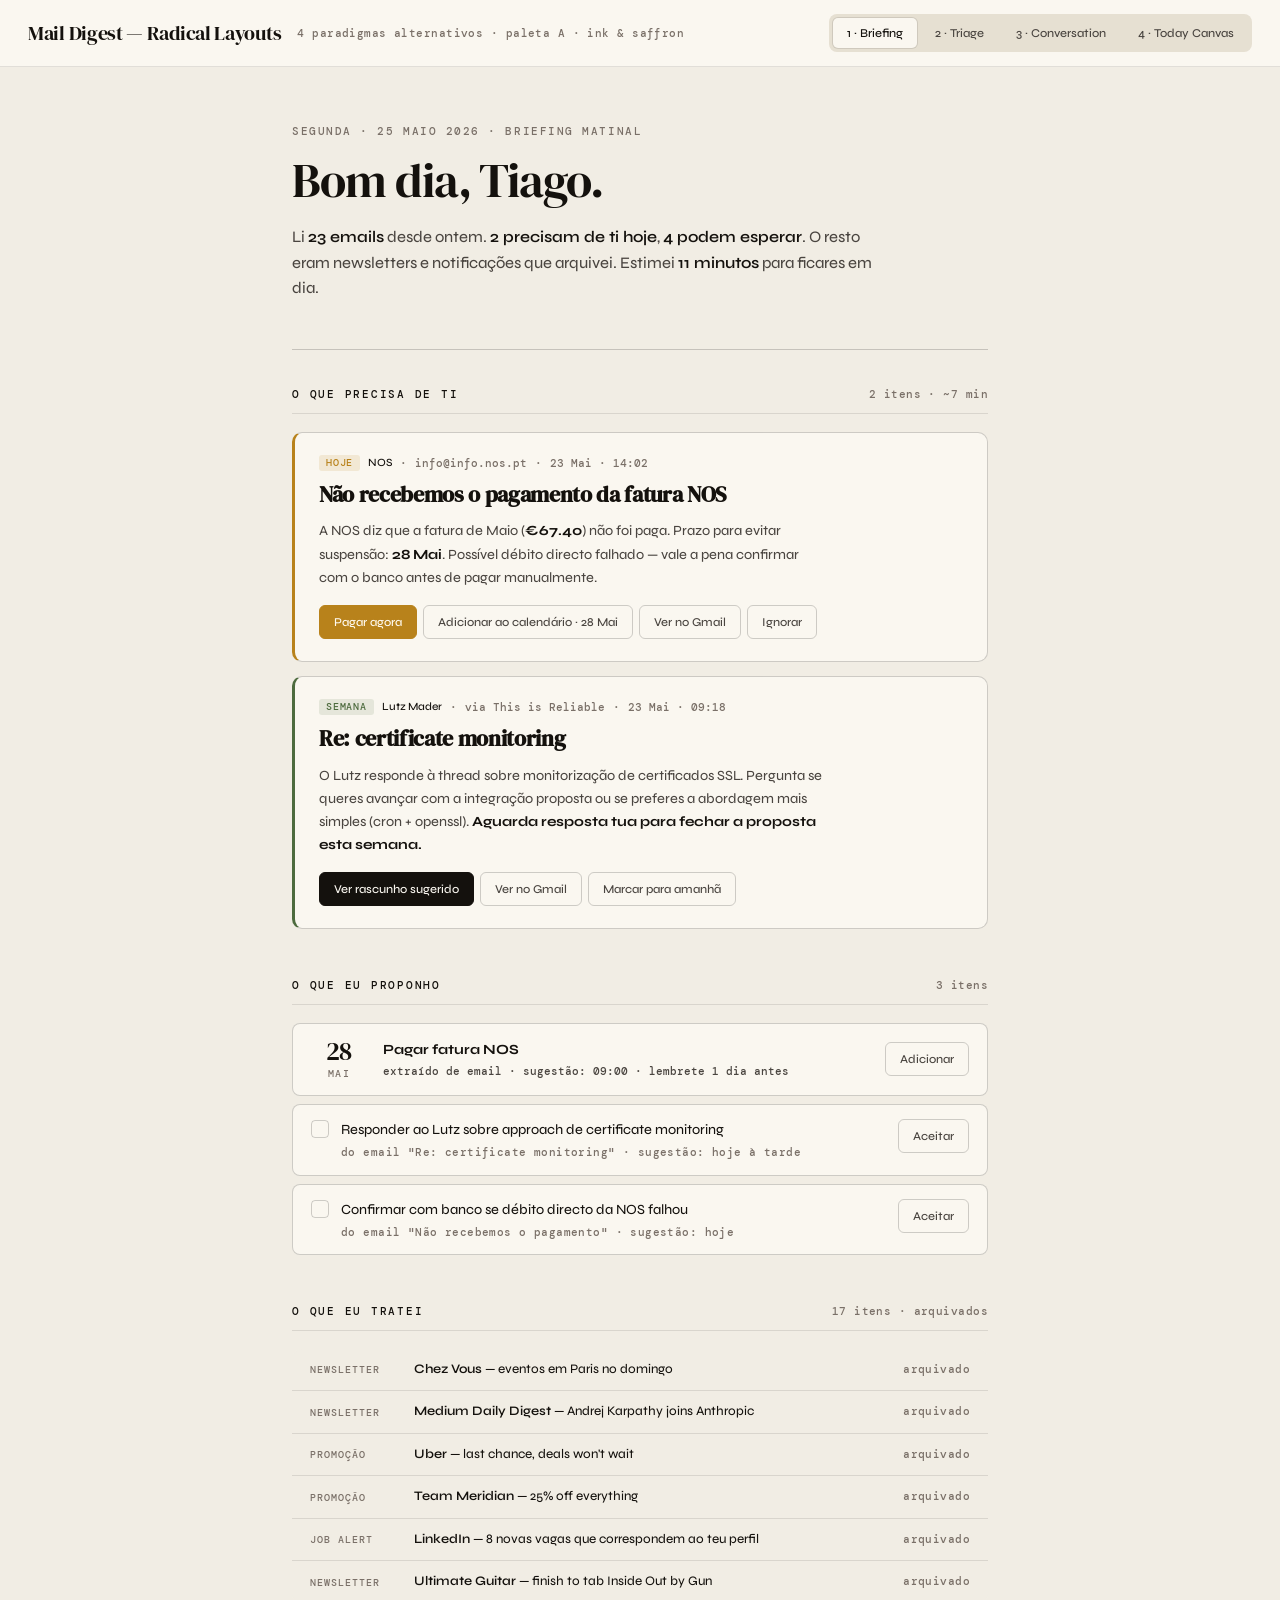
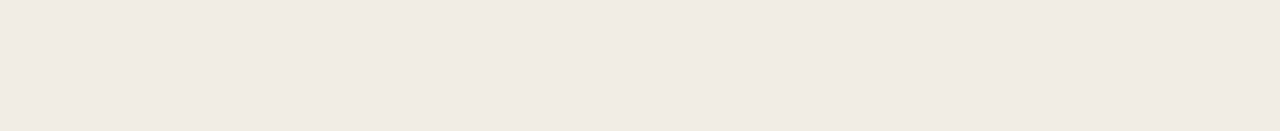
<file: mockups/radical-layouts.html>
<!DOCTYPE html>
<html lang="pt-PT">
<head>
<meta charset="UTF-8" />
<meta name="viewport" content="width=device-width, initial-scale=1" />
<title>Mail Digest — Radical Layouts</title>
<link rel="preconnect" href="https://fonts.googleapis.com">
<link rel="preconnect" href="https://fonts.gstatic.com" crossorigin>
<link href="https://fonts.googleapis.com/css2?family=DM+Serif+Display:ital@0;1&family=DM+Mono:wght@400;500&family=Syne:wght@400;500;600;700&display=swap" rel="stylesheet">
<style>
  /* Using Palette A (Ink & Saffron) as base — same tokens as before */
  :root {
    --bg:      #f1ede4;
    --bg2:     #faf7f0;
    --bg3:     #e6e0d2;
    --bg4:     #efe9dc;
    --border:  rgba(0,0,0,0.10);
    --border2: rgba(0,0,0,0.18);
    --border3: rgba(0,0,0,0.30);
    --text:    #14110d;
    --text2:   #4a4540;
    --text3:   #7a7068;
    --accent:    #b8821b;
    --accent-on: #fffaf0;
    --urgent: #a52a1a;
    --today:  #b8821b;
    --week:   #4d6b3e;
    --fyi:    #6e6a64;
    --urgent-bg: rgba(165,42,26,0.10);
    --today-bg:  rgba(184,130,27,0.13);
    --week-bg:   rgba(77,107,62,0.12);
    --fyi-bg:    rgba(0,0,0,0.06);
  }

  * { box-sizing: border-box; }
  html, body { margin: 0; padding: 0; }
  body {
    font-family: 'Syne', sans-serif;
    background: var(--bg);
    color: var(--text);
    -webkit-font-smoothing: antialiased;
    -moz-osx-font-smoothing: grayscale;
    line-height: 1.5;
    font-weight: 450;
  }
  ::-webkit-scrollbar { width: 0; height: 0; }

  button { font-family: inherit; cursor: pointer; }

  /* ============================================================
     Top chrome — paradigm switcher
     ============================================================ */
  .chrome {
    position: sticky;
    top: 0;
    z-index: 50;
    background: var(--bg2);
    border-bottom: 1px solid var(--border);
    padding: 14px 28px;
    display: flex;
    align-items: center;
    gap: 16px;
    flex-wrap: wrap;
  }
  .chrome-title {
    font-family: 'DM Serif Display', serif;
    font-size: 20px;
    letter-spacing: -0.015em;
  }
  .chrome-desc {
    font-family: 'DM Mono', monospace;
    font-size: 11px;
    color: var(--text3);
    letter-spacing: 0.04em;
    margin-right: auto;
  }
  .tabs {
    display: flex;
    gap: 4px;
    background: var(--bg3);
    padding: 4px;
    border-radius: 8px;
  }
  .tab {
    padding: 8px 14px;
    border: none;
    background: transparent;
    font-family: 'Syne', sans-serif;
    font-size: 12px;
    font-weight: 500;
    color: var(--text2);
    border-radius: 5px;
    transition: background 0.1s, color 0.1s;
  }
  .tab:hover { color: var(--text); }
  .tab.active {
    background: var(--bg2);
    color: var(--text);
    box-shadow: 0 0 0 1px var(--border);
  }

  /* ============================================================
     Stage — holds one paradigm view at a time
     ============================================================ */
  .stage {
    min-height: calc(100vh - 60px);
  }
  .view { display: none; }
  .view.active { display: block; }

  /* ============================================================
     Shared atoms — badges, buttons, pills
     ============================================================ */
  .badge {
    display: inline-flex;
    align-items: center;
    font-family: 'DM Mono', monospace;
    font-size: 10px;
    font-weight: 500;
    letter-spacing: 0.08em;
    text-transform: uppercase;
    padding: 3px 7px;
    border-radius: 3px;
    line-height: 1;
  }
  .badge.urgent { color: var(--urgent); background: var(--urgent-bg); }
  .badge.today  { color: var(--today);  background: var(--today-bg); }
  .badge.week   { color: var(--week);   background: var(--week-bg); }
  .badge.fyi    { color: var(--fyi);    background: var(--fyi-bg); }

  .ai-tag {
    font-family: 'DM Mono', monospace;
    font-size: 10px;
    letter-spacing: 0.06em;
    color: var(--text3);
    background: var(--bg3);
    border: 1px solid var(--border);
    border-radius: 3px;
    padding: 3px 7px;
  }

  .btn {
    height: 34px;
    padding: 0 14px;
    border-radius: 6px;
    font-family: 'Syne', sans-serif;
    font-size: 12px;
    font-weight: 500;
    border: 1px solid var(--border2);
    background: transparent;
    color: var(--text2);
    transition: background 0.08s, color 0.08s, border-color 0.08s;
    display: inline-flex;
    align-items: center;
    gap: 6px;
  }
  .btn:hover { background: var(--bg3); color: var(--text); border-color: var(--border3); }
  .btn-primary { background: var(--text); color: var(--bg2); border-color: var(--text); }
  .btn-primary:hover { background: #2d2b27; color: var(--bg2); border-color: #2d2b27; }
  .btn-accent { background: var(--accent); color: var(--accent-on); border-color: var(--accent); }
  .btn-accent:hover { background: #a37315; border-color: #a37315; color: var(--accent-on); }

  .pill {
    height: 28px;
    padding: 0 12px;
    background: var(--bg2);
    border: 1px solid var(--border2);
    border-radius: 999px;
    font-size: 11px;
    font-weight: 500;
    color: var(--text2);
    display: inline-flex;
    align-items: center;
    gap: 6px;
    transition: background 0.08s, color 0.08s, border-color 0.08s;
  }
  .pill:hover { background: var(--bg3); color: var(--text); border-color: var(--border3); }

  .kbd {
    font-family: 'DM Mono', monospace;
    font-size: 10px;
    padding: 2px 5px;
    border: 1px solid var(--border2);
    border-radius: 3px;
    color: var(--text2);
    background: var(--bg);
  }

  /* ============================================================
     ─────────── VIEW 1: BRIEFING ───────────
     ============================================================ */
  .briefing {
    max-width: 760px;
    margin: 0 auto;
    padding: 56px 32px 80px;
  }
  .briefing-hero {
    padding-bottom: 32px;
    border-bottom: 1px solid var(--border2);
    margin-bottom: 36px;
  }
  .briefing-date {
    font-family: 'DM Mono', monospace;
    font-size: 11px;
    letter-spacing: 0.14em;
    text-transform: uppercase;
    color: var(--text3);
    margin-bottom: 14px;
  }
  .briefing-headline {
    font-family: 'DM Serif Display', serif;
    font-weight: 400;
    font-size: 48px;
    line-height: 1.1;
    letter-spacing: -0.022em;
    color: var(--text);
    margin: 0 0 18px;
  }
  .briefing-tldr {
    font-size: 16px;
    line-height: 1.6;
    color: var(--text2);
    max-width: 60ch;
  }
  .briefing-tldr strong { color: var(--text); font-weight: 600; }

  .briefing-section {
    margin-bottom: 48px;
  }
  .briefing-section-head {
    display: flex;
    align-items: baseline;
    justify-content: space-between;
    margin-bottom: 18px;
    padding-bottom: 10px;
    border-bottom: 1px solid var(--border);
  }
  .briefing-section-title {
    font-family: 'DM Mono', monospace;
    font-size: 11px;
    letter-spacing: 0.16em;
    text-transform: uppercase;
    color: var(--text);
    font-weight: 500;
  }
  .briefing-section-count {
    font-family: 'DM Mono', monospace;
    font-size: 11px;
    color: var(--text3);
    letter-spacing: 0.04em;
  }

  .briefing-card {
    padding: 22px 24px;
    background: var(--bg2);
    border: 1px solid var(--border2);
    border-radius: 10px;
    margin-bottom: 14px;
    transition: border-color 0.08s, background 0.08s;
  }
  .briefing-card:hover {
    border-color: var(--border3);
  }
  .briefing-card.priority-today { border-left: 3px solid var(--today); }
  .briefing-card.priority-urgent { border-left: 3px solid var(--urgent); }
  .briefing-card.priority-week { border-left: 3px solid var(--week); }

  .briefing-card-meta {
    display: flex;
    align-items: center;
    gap: 8px;
    margin-bottom: 10px;
    font-family: 'DM Mono', monospace;
    font-size: 11px;
    color: var(--text3);
  }
  .briefing-card-meta .sender { color: var(--text); font-weight: 500; font-family: 'Syne', sans-serif; }
  .briefing-card-subject {
    font-family: 'DM Serif Display', serif;
    font-size: 22px;
    line-height: 1.2;
    letter-spacing: -0.015em;
    color: var(--text);
    margin: 0 0 12px;
  }
  .briefing-card-summary {
    font-size: 14px;
    line-height: 1.65;
    color: var(--text2);
    margin: 0 0 16px;
    max-width: 56ch;
  }
  .briefing-card-summary strong { color: var(--text); }
  .briefing-card-actions {
    display: flex;
    gap: 6px;
    flex-wrap: wrap;
  }

  .briefing-handled {
    background: var(--bg);
    border-radius: 10px;
    overflow: hidden;
  }
  .handled-row {
    display: grid;
    grid-template-columns: 90px 1fr auto;
    align-items: center;
    gap: 14px;
    padding: 11px 18px;
    border-bottom: 1px solid var(--border);
    font-size: 13px;
  }
  .handled-row:last-child { border-bottom: none; }
  .handled-cat {
    font-family: 'DM Mono', monospace;
    font-size: 10px;
    letter-spacing: 0.1em;
    text-transform: uppercase;
    color: var(--text3);
  }
  .handled-text { color: var(--text); overflow: hidden; text-overflow: ellipsis; white-space: nowrap; }
  .handled-text strong { font-weight: 600; }
  .handled-action {
    font-family: 'DM Mono', monospace;
    font-size: 10.5px;
    color: var(--text3);
    letter-spacing: 0.04em;
  }

  .briefing-task {
    display: flex;
    align-items: flex-start;
    gap: 12px;
    padding: 14px 18px;
    background: var(--bg2);
    border: 1px solid var(--border2);
    border-radius: 8px;
    margin-bottom: 8px;
  }
  .briefing-task-check {
    width: 18px; height: 18px;
    border: 1.5px solid var(--border2);
    border-radius: 4px;
    flex-shrink: 0;
    margin-top: 1px;
  }
  .briefing-task-body {
    flex: 1;
  }
  .briefing-task-text {
    font-size: 14px;
    color: var(--text);
    margin-bottom: 5px;
  }
  .briefing-task-meta {
    font-family: 'DM Mono', monospace;
    font-size: 10.5px;
    color: var(--text3);
    letter-spacing: 0.04em;
  }

  .briefing-event {
    display: grid;
    grid-template-columns: 56px 1fr auto;
    align-items: center;
    gap: 16px;
    padding: 14px 18px;
    background: var(--bg2);
    border: 1px solid var(--border2);
    border-radius: 8px;
    margin-bottom: 8px;
  }
  .briefing-event-date {
    text-align: center;
  }
  .briefing-event-day {
    font-family: 'DM Serif Display', serif;
    font-size: 26px;
    line-height: 1;
    letter-spacing: -0.02em;
  }
  .briefing-event-month {
    font-family: 'DM Mono', monospace;
    font-size: 9.5px;
    letter-spacing: 0.14em;
    text-transform: uppercase;
    color: var(--text3);
    margin-top: 3px;
  }
  .briefing-event-info { font-size: 14px; color: var(--text); }
  .briefing-event-meta {
    font-family: 'DM Mono', monospace;
    font-size: 11px;
    color: var(--text2);
    margin-top: 3px;
  }

  /* ============================================================
     ─────────── VIEW 2: TRIAGE ───────────
     ============================================================ */
  .triage-shell {
    display: flex;
    flex-direction: column;
    min-height: calc(100vh - 60px);
    padding: 24px 32px 48px;
  }
  .triage-progress {
    max-width: 720px;
    margin: 0 auto;
    width: 100%;
    margin-bottom: 32px;
  }
  .triage-progress-row {
    display: flex;
    justify-content: space-between;
    align-items: center;
    margin-bottom: 8px;
  }
  .triage-progress-label {
    font-family: 'DM Mono', monospace;
    font-size: 11px;
    letter-spacing: 0.14em;
    text-transform: uppercase;
    color: var(--text3);
  }
  .triage-progress-count {
    font-family: 'DM Mono', monospace;
    font-size: 13px;
    color: var(--text);
    font-weight: 500;
    font-variant-numeric: tabular-nums;
  }
  .triage-progress-bar {
    height: 3px;
    background: var(--bg3);
    border-radius: 999px;
    overflow: hidden;
  }
  .triage-progress-fill {
    height: 100%;
    width: 33%;
    background: var(--accent);
    border-radius: 999px;
  }

  .triage-card {
    max-width: 720px;
    margin: 0 auto;
    width: 100%;
    background: var(--bg2);
    border: 1px solid var(--border);
    border-radius: 14px;
    padding: 40px 44px;
    margin-bottom: 28px;
    flex: 1;
    display: flex;
    flex-direction: column;
  }
  .triage-meta {
    display: flex;
    align-items: center;
    gap: 10px;
    font-family: 'DM Mono', monospace;
    font-size: 12px;
    color: var(--text2);
    margin-bottom: 18px;
  }
  .triage-meta .sender { color: var(--text); font-weight: 500; font-family: 'Syne', sans-serif; }
  .triage-meta .sep { color: var(--text3); }
  .triage-subject {
    font-family: 'DM Serif Display', serif;
    font-weight: 400;
    font-size: 38px;
    letter-spacing: -0.02em;
    line-height: 1.12;
    color: var(--text);
    margin: 0 0 18px;
  }
  .triage-badges {
    display: flex;
    gap: 6px;
    margin-bottom: 28px;
  }
  .triage-summary {
    font-size: 15.5px;
    line-height: 1.65;
    color: var(--text);
    max-width: 60ch;
    margin: 0 0 22px;
  }
  .triage-summary strong { font-weight: 600; }
  .triage-summary .muted { color: var(--text2); }
  .triage-extracted {
    background: var(--bg);
    border: 1px solid var(--border);
    border-radius: 8px;
    padding: 16px 18px;
    margin-bottom: 28px;
  }
  .triage-extracted-row {
    display: flex;
    gap: 12px;
    padding: 8px 0;
    align-items: center;
    border-bottom: 1px solid var(--border);
  }
  .triage-extracted-row:last-child { border-bottom: none; }
  .triage-extracted-row:first-child { padding-top: 0; }
  .triage-extracted-row:last-child { padding-bottom: 0; }
  .triage-extracted-label {
    font-family: 'DM Mono', monospace;
    font-size: 10.5px;
    letter-spacing: 0.1em;
    text-transform: uppercase;
    color: var(--text3);
    min-width: 80px;
  }
  .triage-extracted-text { font-size: 13.5px; color: var(--text); flex: 1; }

  .triage-actions {
    max-width: 720px;
    margin: 0 auto;
    width: 100%;
    display: grid;
    grid-template-columns: 1fr 1fr 1fr;
    gap: 10px;
  }
  .triage-big-btn {
    height: 56px;
    border-radius: 10px;
    border: 1px solid var(--border2);
    background: var(--bg2);
    color: var(--text);
    font-family: 'Syne', sans-serif;
    font-size: 14px;
    font-weight: 500;
    transition: background 0.08s, color 0.08s, border-color 0.08s;
    display: flex;
    flex-direction: column;
    align-items: center;
    justify-content: center;
    gap: 4px;
  }
  .triage-big-btn:hover { background: var(--bg3); border-color: var(--border3); }
  .triage-big-btn.reply { background: var(--text); color: var(--bg2); border-color: var(--text); }
  .triage-big-btn.reply:hover { background: #2d2b27; color: var(--bg2); }
  .triage-big-btn .triage-key {
    font-family: 'DM Mono', monospace;
    font-size: 10px;
    letter-spacing: 0.14em;
    text-transform: uppercase;
    opacity: 0.7;
  }
  .triage-keybar {
    max-width: 720px;
    margin: 24px auto 0;
    padding-top: 20px;
    border-top: 1px solid var(--border);
    display: flex;
    gap: 14px;
    align-items: center;
    flex-wrap: wrap;
    font-family: 'DM Mono', monospace;
    font-size: 11px;
    color: var(--text3);
  }
  .triage-keybar span { display: inline-flex; align-items: center; gap: 5px; }

  /* ============================================================
     ─────────── VIEW 3: CONVERSATION ───────────
     ============================================================ */
  .convo-shell {
    display: grid;
    grid-template-columns: 1fr 320px;
    height: calc(100vh - 60px);
    background: var(--bg);
  }
  @media (max-width: 1100px) {
    .convo-shell { grid-template-columns: 1fr; }
    .convo-side { display: none; }
  }
  .convo-main {
    display: flex;
    flex-direction: column;
    overflow: hidden;
  }
  .convo-thread {
    flex: 1;
    overflow-y: auto;
    padding: 40px 60px 20px;
    max-width: 800px;
    width: 100%;
    margin: 0 auto;
  }
  .convo-bubble {
    margin-bottom: 22px;
  }
  .convo-bubble.assistant .convo-from {
    color: var(--accent);
  }
  .convo-from {
    font-family: 'DM Mono', monospace;
    font-size: 10.5px;
    letter-spacing: 0.14em;
    text-transform: uppercase;
    color: var(--text3);
    margin-bottom: 6px;
    font-weight: 500;
  }
  .convo-text {
    font-size: 15.5px;
    line-height: 1.7;
    color: var(--text);
    max-width: 62ch;
  }
  .convo-text strong { font-weight: 600; }
  .convo-text .muted { color: var(--text2); }
  .convo-bubble.user {
    text-align: right;
  }
  .convo-bubble.user .convo-text {
    background: var(--text);
    color: var(--bg2);
    padding: 10px 16px;
    border-radius: 14px 14px 4px 14px;
    display: inline-block;
    font-size: 14.5px;
    max-width: none;
  }
  .convo-bubble.user .convo-from { color: var(--text3); }

  .convo-card-stack {
    display: flex;
    flex-direction: column;
    gap: 10px;
    margin-top: 12px;
    max-width: 60ch;
  }
  .convo-card {
    border: 1px solid var(--border2);
    border-radius: 10px;
    background: var(--bg2);
    padding: 18px 20px;
    transition: border-color 0.08s;
  }
  .convo-card:hover { border-color: var(--border3); }
  .convo-card.urgent { border-left: 3px solid var(--urgent); }
  .convo-card.today  { border-left: 3px solid var(--today); }
  .convo-card-from {
    font-family: 'DM Mono', monospace;
    font-size: 11px;
    color: var(--text3);
    margin-bottom: 6px;
  }
  .convo-card-from .sender { color: var(--text); font-weight: 500; font-family: 'Syne', sans-serif; }
  .convo-card-subject {
    font-family: 'DM Serif Display', serif;
    font-size: 19px;
    line-height: 1.2;
    letter-spacing: -0.01em;
    color: var(--text);
    margin: 0 0 8px;
  }
  .convo-card-summary {
    font-size: 13.5px;
    color: var(--text2);
    line-height: 1.55;
    margin: 0 0 12px;
  }
  .convo-card-actions { display: flex; gap: 6px; flex-wrap: wrap; }

  .convo-chips {
    display: flex;
    gap: 6px;
    flex-wrap: wrap;
    margin-top: 12px;
  }
  .convo-chip {
    background: var(--bg3);
    border: 1px solid var(--border);
    color: var(--text);
    padding: 6px 12px;
    border-radius: 999px;
    font-size: 12px;
    font-weight: 500;
    font-family: 'Syne', sans-serif;
  }
  .convo-chip:hover { background: var(--accent); color: var(--accent-on); border-color: var(--accent); }

  .convo-input-wrap {
    border-top: 1px solid var(--border);
    background: var(--bg2);
    padding: 18px 60px;
    max-width: 800px;
    width: 100%;
    margin: 0 auto;
  }
  .convo-input-row {
    display: flex;
    gap: 8px;
    align-items: center;
    background: var(--bg);
    border: 1px solid var(--border2);
    border-radius: 12px;
    padding: 4px 4px 4px 18px;
    transition: border-color 0.08s;
  }
  .convo-input-row:focus-within { border-color: var(--text2); }
  .convo-input {
    flex: 1;
    border: none;
    background: transparent;
    font-family: 'Syne', sans-serif;
    font-size: 14px;
    color: var(--text);
    padding: 12px 0;
    outline: none;
  }
  .convo-input::placeholder { color: var(--text3); }
  .convo-send {
    width: 36px; height: 36px;
    border-radius: 8px;
    background: var(--text);
    color: var(--bg2);
    border: none;
    display: flex;
    align-items: center;
    justify-content: center;
  }
  .convo-side {
    background: var(--bg2);
    border-left: 1px solid var(--border);
    padding: 24px 22px;
    overflow-y: auto;
  }
  .convo-side-section { margin-bottom: 28px; }
  .convo-side-label {
    font-family: 'DM Mono', monospace;
    font-size: 10.5px;
    letter-spacing: 0.14em;
    text-transform: uppercase;
    color: var(--text3);
    margin-bottom: 10px;
    font-weight: 500;
  }
  .convo-side-row {
    display: flex;
    align-items: center;
    gap: 10px;
    padding: 8px 0;
    border-bottom: 1px solid var(--border);
    font-size: 12.5px;
    color: var(--text);
  }
  .convo-side-row:last-child { border-bottom: none; }
  .convo-side-dot {
    width: 7px; height: 7px; border-radius: 50%;
    flex-shrink: 0;
  }
  .convo-side-count {
    margin-left: auto;
    font-family: 'DM Mono', monospace;
    font-size: 11px;
    color: var(--text3);
  }

  /* ============================================================
     ─────────── VIEW 4: TODAY CANVAS ───────────
     ============================================================ */
  .canvas-shell {
    display: grid;
    grid-template-columns: 1fr 280px;
    height: calc(100vh - 60px);
  }
  @media (max-width: 1100px) {
    .canvas-shell { grid-template-columns: 1fr; }
    .canvas-side { display: none; }
  }
  .canvas-main {
    padding: 36px 44px;
    overflow-y: auto;
  }
  .canvas-head {
    margin-bottom: 28px;
    padding-bottom: 22px;
    border-bottom: 1px solid var(--border);
  }
  .canvas-date {
    font-family: 'DM Mono', monospace;
    font-size: 11px;
    letter-spacing: 0.14em;
    text-transform: uppercase;
    color: var(--text3);
    margin-bottom: 10px;
  }
  .canvas-title {
    font-family: 'DM Serif Display', serif;
    font-weight: 400;
    font-size: 40px;
    letter-spacing: -0.02em;
    line-height: 1.1;
    margin: 0 0 12px;
  }
  .canvas-subtitle {
    font-size: 14.5px;
    color: var(--text2);
    line-height: 1.6;
    max-width: 60ch;
  }
  .canvas-grid {
    display: grid;
    grid-template-columns: 80px 1fr;
    gap: 0;
    position: relative;
  }
  .canvas-hour {
    padding: 18px 16px 18px 0;
    font-family: 'DM Mono', monospace;
    font-size: 11px;
    color: var(--text3);
    letter-spacing: 0.06em;
    border-top: 1px solid var(--border);
    text-align: right;
  }
  .canvas-slot {
    border-top: 1px solid var(--border);
    padding: 10px 0 10px 16px;
    min-height: 60px;
    border-left: 1px solid var(--border);
    position: relative;
  }
  .canvas-slot:first-of-type { padding-top: 14px; }
  .canvas-slot.now::before {
    content: 'agora';
    position: absolute;
    left: -10px;
    top: -7px;
    font-family: 'DM Mono', monospace;
    font-size: 9px;
    letter-spacing: 0.1em;
    text-transform: uppercase;
    color: var(--accent);
    background: var(--bg);
    padding: 1px 4px;
  }
  .canvas-slot.now {
    border-top: 1.5px solid var(--accent);
  }

  .canvas-block {
    background: var(--bg2);
    border: 1px solid var(--border2);
    border-radius: 8px;
    padding: 10px 14px;
    margin-bottom: 6px;
    font-size: 13px;
    color: var(--text);
    cursor: grab;
    transition: border-color 0.08s, background 0.08s;
  }
  .canvas-block:hover { border-color: var(--border3); background: var(--bg3); }
  .canvas-block-meta {
    font-family: 'DM Mono', monospace;
    font-size: 10px;
    letter-spacing: 0.06em;
    color: var(--text3);
    margin-bottom: 3px;
    display: flex;
    align-items: center;
    gap: 6px;
  }
  .canvas-block-meta .dot {
    width: 6px; height: 6px; border-radius: 50%;
  }
  .canvas-block.event   { border-left: 3px solid var(--accent); }
  .canvas-block.task    { border-left: 3px solid var(--today); }
  .canvas-block.followup { border-left: 3px solid var(--urgent); }

  .canvas-side {
    border-left: 1px solid var(--border);
    background: var(--bg2);
    padding: 24px 22px;
    overflow-y: auto;
  }
  .canvas-side-label {
    font-family: 'DM Mono', monospace;
    font-size: 10.5px;
    letter-spacing: 0.14em;
    text-transform: uppercase;
    color: var(--text3);
    margin-bottom: 12px;
    font-weight: 500;
    display: flex;
    justify-content: space-between;
    align-items: baseline;
  }
  .canvas-side-label .count { color: var(--text2); font-size: 11px; letter-spacing: 0.04em; }

  .canvas-suggest {
    background: var(--bg);
    border: 1px solid var(--border2);
    border-radius: 8px;
    padding: 12px 14px;
    margin-bottom: 10px;
    cursor: grab;
  }
  .canvas-suggest-meta {
    font-family: 'DM Mono', monospace;
    font-size: 10px;
    color: var(--text3);
    margin-bottom: 4px;
  }
  .canvas-suggest-text {
    font-size: 13px;
    color: var(--text);
    line-height: 1.4;
    margin-bottom: 8px;
  }
  .canvas-suggest-slot {
    font-family: 'DM Mono', monospace;
    font-size: 10.5px;
    color: var(--accent);
    letter-spacing: 0.04em;
  }
</style>
</head>
<body>

<div class="chrome">
  <div class="chrome-title">Mail Digest — Radical Layouts</div>
  <div class="chrome-desc">4 paradigmas alternativos · paleta A · ink &amp; saffron</div>
  <div class="tabs" role="tablist">
    <button class="tab active" data-view="briefing" role="tab">1 · Briefing</button>
    <button class="tab" data-view="triage" role="tab">2 · Triage</button>
    <button class="tab" data-view="conversation" role="tab">3 · Conversation</button>
    <button class="tab" data-view="canvas" role="tab">4 · Today Canvas</button>
  </div>
</div>

<div class="stage">

  <!-- ============================================================
       VIEW 1: BRIEFING
       ============================================================ -->
  <section class="view active" id="view-briefing">
    <div class="briefing">

      <div class="briefing-hero">
        <div class="briefing-date">Segunda · 25 Maio 2026 · briefing matinal</div>
        <h1 class="briefing-headline">Bom dia, Tiago.</h1>
        <p class="briefing-tldr">Li <strong>23 emails</strong> desde ontem. <strong>2 precisam de ti hoje</strong>, <strong>4 podem esperar</strong>. O resto eram newsletters e notificações que arquivei. Estimei <strong>11 minutos</strong> para ficares em dia.</p>
      </div>

      <div class="briefing-section">
        <div class="briefing-section-head">
          <div class="briefing-section-title">O que precisa de ti</div>
          <div class="briefing-section-count">2 itens · ~7 min</div>
        </div>

        <div class="briefing-card priority-today">
          <div class="briefing-card-meta">
            <span class="badge today">Hoje</span>
            <span class="sender">NOS</span>
            <span>·</span>
            <span>info@info.nos.pt</span>
            <span>·</span>
            <span>23 Mai · 14:02</span>
          </div>
          <h2 class="briefing-card-subject">Não recebemos o pagamento da fatura NOS</h2>
          <p class="briefing-card-summary">
            A NOS diz que a fatura de Maio (<strong>€67.40</strong>) não foi paga. Prazo para evitar suspensão: <strong>28 Mai</strong>. Possível débito directo falhado — vale a pena confirmar com o banco antes de pagar manualmente.
          </p>
          <div class="briefing-card-actions">
            <button class="btn btn-accent">Pagar agora</button>
            <button class="btn">Adicionar ao calendário · 28 Mai</button>
            <button class="btn">Ver no Gmail</button>
            <button class="btn">Ignorar</button>
          </div>
        </div>

        <div class="briefing-card priority-week">
          <div class="briefing-card-meta">
            <span class="badge week">Semana</span>
            <span class="sender">Lutz Mader</span>
            <span>·</span>
            <span>via This is Reliable</span>
            <span>·</span>
            <span>23 Mai · 09:18</span>
          </div>
          <h2 class="briefing-card-subject">Re: certificate monitoring</h2>
          <p class="briefing-card-summary">
            O Lutz responde à thread sobre monitorização de certificados SSL. Pergunta se queres avançar com a integração proposta ou se preferes a abordagem mais simples (cron + openssl). <strong>Aguarda resposta tua para fechar a proposta esta semana.</strong>
          </p>
          <div class="briefing-card-actions">
            <button class="btn btn-primary">Ver rascunho sugerido</button>
            <button class="btn">Ver no Gmail</button>
            <button class="btn">Marcar para amanhã</button>
          </div>
        </div>
      </div>

      <div class="briefing-section">
        <div class="briefing-section-head">
          <div class="briefing-section-title">O que eu proponho</div>
          <div class="briefing-section-count">3 itens</div>
        </div>

        <div class="briefing-event">
          <div class="briefing-event-date">
            <div class="briefing-event-day">28</div>
            <div class="briefing-event-month">Mai</div>
          </div>
          <div>
            <div class="briefing-event-info"><strong>Pagar fatura NOS</strong></div>
            <div class="briefing-event-meta">extraído de email · sugestão: 09:00 · lembrete 1 dia antes</div>
          </div>
          <button class="btn">Adicionar</button>
        </div>

        <div class="briefing-task">
          <div class="briefing-task-check"></div>
          <div class="briefing-task-body">
            <div class="briefing-task-text">Responder ao Lutz sobre approach de certificate monitoring</div>
            <div class="briefing-task-meta">do email "Re: certificate monitoring" · sugestão: hoje à tarde</div>
          </div>
          <button class="btn">Aceitar</button>
        </div>

        <div class="briefing-task">
          <div class="briefing-task-check"></div>
          <div class="briefing-task-body">
            <div class="briefing-task-text">Confirmar com banco se débito directo da NOS falhou</div>
            <div class="briefing-task-meta">do email "Não recebemos o pagamento" · sugestão: hoje</div>
          </div>
          <button class="btn">Aceitar</button>
        </div>
      </div>

      <div class="briefing-section">
        <div class="briefing-section-head">
          <div class="briefing-section-title">O que eu tratei</div>
          <div class="briefing-section-count">17 itens · arquivados</div>
        </div>

        <div class="briefing-handled">
          <div class="handled-row">
            <div class="handled-cat">Newsletter</div>
            <div class="handled-text"><strong>Chez Vous</strong> — eventos em Paris no domingo</div>
            <div class="handled-action">arquivado</div>
          </div>
          <div class="handled-row">
            <div class="handled-cat">Newsletter</div>
            <div class="handled-text"><strong>Medium Daily Digest</strong> — Andrej Karpathy joins Anthropic</div>
            <div class="handled-action">arquivado</div>
          </div>
          <div class="handled-row">
            <div class="handled-cat">Promoção</div>
            <div class="handled-text"><strong>Uber</strong> — last chance, deals won't wait</div>
            <div class="handled-action">arquivado</div>
          </div>
          <div class="handled-row">
            <div class="handled-cat">Promoção</div>
            <div class="handled-text"><strong>Team Meridian</strong> — 25% off everything</div>
            <div class="handled-action">arquivado</div>
          </div>
          <div class="handled-row">
            <div class="handled-cat">Job alert</div>
            <div class="handled-text"><strong>LinkedIn</strong> — 8 novas vagas que correspondem ao teu perfil</div>
            <div class="handled-action">arquivado</div>
          </div>
          <div class="handled-row">
            <div class="handled-cat">Newsletter</div>
            <div class="handled-text"><strong>Ultimate Guitar</strong> — finish to tab Inside Out by Gun</div>
            <div class="handled-action">arquivado</div>
          </div>
        </div>
      </div>

    </div>
  </section>

  <!-- ============================================================
       VIEW 2: TRIAGE
       ============================================================ -->
  <section class="view" id="view-triage">
    <div class="triage-shell">

      <div class="triage-progress">
        <div class="triage-progress-row">
          <div class="triage-progress-label">Screener · matinal</div>
          <div class="triage-progress-count">2 de 6</div>
        </div>
        <div class="triage-progress-bar"><div class="triage-progress-fill"></div></div>
      </div>

      <div class="triage-card">
        <div class="triage-meta">
          <span class="sender">NOS</span>
          <span>info@info.nos.pt</span>
          <span class="sep">·</span>
          <span>23 Mai 2026 · 14:02</span>
        </div>

        <h1 class="triage-subject">Não recebemos o pagamento da fatura NOS</h1>

        <div class="triage-badges">
          <span class="badge today">Hoje</span>
          <span class="ai-tag">via claude · sonnet 4.6</span>
        </div>

        <p class="triage-summary">
          A NOS informa que <strong>a fatura de Maio (€67.40) não foi paga</strong>. Indicam <strong>28 de Maio</strong> como prazo para evitar suspensão do serviço. <span class="muted">É provável que o débito directo tenha falhado por saldo insuficiente — vale a pena confirmar com o banco antes de pagar manualmente.</span>
        </p>

        <div class="triage-extracted">
          <div class="triage-extracted-row">
            <div class="triage-extracted-label">Valor</div>
            <div class="triage-extracted-text">€67.40</div>
          </div>
          <div class="triage-extracted-row">
            <div class="triage-extracted-label">Prazo</div>
            <div class="triage-extracted-text">28 Mai 2026 (3 dias)</div>
          </div>
          <div class="triage-extracted-row">
            <div class="triage-extracted-label">Acção</div>
            <div class="triage-extracted-text">Pagar via área de cliente NOS ou MB Way</div>
          </div>
        </div>

        <p class="triage-summary" style="margin-bottom: 0; font-size: 13.5px; color: var(--text2);">
          <strong style="color: var(--text)">Não precisas de responder.</strong> A acção é pagar e adicionar lembrete.
        </p>
      </div>

      <div class="triage-actions">
        <button class="triage-big-btn reply">
          <span>Resolver agora</span>
          <span class="triage-key">R</span>
        </button>
        <button class="triage-big-btn">
          <span>Agendar (28 Mai)</span>
          <span class="triage-key">S</span>
        </button>
        <button class="triage-big-btn">
          <span>Arquivar</span>
          <span class="triage-key">A</span>
        </button>
      </div>

      <div class="triage-keybar">
        <span><span class="kbd">J</span> próximo</span>
        <span><span class="kbd">K</span> anterior</span>
        <span><span class="kbd">D</span> rascunho</span>
        <span><span class="kbd">U</span> desfazer</span>
        <span><span class="kbd">?</span> ajuda</span>
        <span style="margin-left:auto">Ficam <strong style="color:var(--text)">4 emails</strong> · ~3 min para limpar</span>
      </div>

    </div>
  </section>

  <!-- ============================================================
       VIEW 3: CONVERSATION
       ============================================================ -->
  <section class="view" id="view-conversation">
    <div class="convo-shell">

      <div class="convo-main">
        <div class="convo-thread">

          <div class="convo-bubble assistant">
            <div class="convo-from">Mail Digest · 08:00</div>
            <div class="convo-text">
              Bom dia, Tiago. Acabei de ler <strong>23 emails</strong> desde ontem às 19:00. <strong>2 precisam de ti hoje</strong>, <strong>4 podem esperar até ao fim da semana</strong>, e os restantes 17 eram ruído (newsletters, promoções, alertas LinkedIn) — já arquivei.
              <br><br>
              Queres que te mostre os 2 prioritários, ou queres ver tudo de uma vez?
            </div>
            <div class="convo-chips">
              <button class="convo-chip">Mostra os 2 prioritários</button>
              <button class="convo-chip">Quero ver tudo</button>
              <button class="convo-chip">Resumo executivo de 1 frase</button>
            </div>
          </div>

          <div class="convo-bubble user">
            <div class="convo-from">Tu · 08:01</div>
            <div class="convo-text">Mostra os 2 prioritários</div>
          </div>

          <div class="convo-bubble assistant">
            <div class="convo-from">Mail Digest · 08:01</div>
            <div class="convo-text">Aqui estão. O primeiro é o mais urgente — tens 3 dias para pagar.</div>
            <div class="convo-card-stack">
              <div class="convo-card today">
                <div class="convo-card-from"><span class="sender">NOS</span> · 23 Mai · 14:02</div>
                <h3 class="convo-card-subject">Não recebemos o pagamento da fatura NOS</h3>
                <p class="convo-card-summary">€67.40 · prazo 28 Mai · serviço suspende se não pagares</p>
                <div class="convo-card-actions">
                  <button class="btn btn-accent">Pagar agora</button>
                  <button class="btn">Lembrete 27 Mai</button>
                  <button class="btn">Ver email</button>
                </div>
              </div>
              <div class="convo-card today">
                <div class="convo-card-from"><span class="sender">Lutz Mader</span> · via This is Reliable · 23 Mai</div>
                <h3 class="convo-card-subject">Re: certificate monitoring</h3>
                <p class="convo-card-summary">Pergunta se queres avançar com integração ou abordagem simples (cron + openssl). Espera resposta esta semana.</p>
                <div class="convo-card-actions">
                  <button class="btn btn-primary">Ver rascunho que escrevi</button>
                  <button class="btn">Marcar amanhã</button>
                </div>
              </div>
            </div>
          </div>

          <div class="convo-bubble assistant">
            <div class="convo-from">Mail Digest · 08:01</div>
            <div class="convo-text">
              <span class="muted">Posso também:</span>
            </div>
            <div class="convo-chips">
              <button class="convo-chip">Mostra os 4 que podem esperar</button>
              <button class="convo-chip">Lista os 17 que arquivei</button>
              <button class="convo-chip">Mostra calendário sugerido</button>
              <button class="convo-chip">Ler-me em voz alta</button>
            </div>
          </div>

        </div>

        <div class="convo-input-wrap">
          <div class="convo-input-row">
            <input class="convo-input" placeholder="Pergunta algo ao Mail Digest — ex: 'O que recebi do banco esta semana?'" />
            <button class="convo-send" title="Enviar">
              <svg width="14" height="14" viewBox="0 0 16 16" fill="none" stroke="currentColor" stroke-width="1.6"><path d="M2 8h12M9 3l5 5-5 5"/></svg>
            </button>
          </div>
        </div>
      </div>

      <aside class="convo-side">
        <div class="convo-side-section">
          <div class="convo-side-label">Hoje</div>
          <div class="convo-side-row">
            <span class="convo-side-dot" style="background:var(--urgent)"></span>
            <span>Urgentes</span>
            <span class="convo-side-count">0</span>
          </div>
          <div class="convo-side-row">
            <span class="convo-side-dot" style="background:var(--today)"></span>
            <span>Para hoje</span>
            <span class="convo-side-count">2</span>
          </div>
          <div class="convo-side-row">
            <span class="convo-side-dot" style="background:var(--week)"></span>
            <span>Esta semana</span>
            <span class="convo-side-count">4</span>
          </div>
          <div class="convo-side-row">
            <span class="convo-side-dot" style="background:var(--fyi)"></span>
            <span>Arquivado</span>
            <span class="convo-side-count">17</span>
          </div>
        </div>

        <div class="convo-side-section">
          <div class="convo-side-label">Ferramentas</div>
          <div class="convo-side-row">📅 Calendário sugerido</div>
          <div class="convo-side-row">📝 Rascunhos (1)</div>
          <div class="convo-side-row">⏰ Follow-ups pendentes (3)</div>
          <div class="convo-side-row">📥 Inbox completa</div>
        </div>

        <div class="convo-side-section">
          <div class="convo-side-label">Conversas anteriores</div>
          <div class="convo-side-row" style="font-size:11.5px; color:var(--text2)">Briefing de 24 Mai</div>
          <div class="convo-side-row" style="font-size:11.5px; color:var(--text2)">Briefing de 23 Mai</div>
          <div class="convo-side-row" style="font-size:11.5px; color:var(--text2)">Briefing de 22 Mai</div>
        </div>
      </aside>

    </div>
  </section>

  <!-- ============================================================
       VIEW 4: TODAY CANVAS
       ============================================================ -->
  <section class="view" id="view-canvas">
    <div class="canvas-shell">

      <div class="canvas-main">
        <div class="canvas-head">
          <div class="canvas-date">Segunda · 25 Maio 2026</div>
          <h1 class="canvas-title">O teu dia</h1>
          <p class="canvas-subtitle">
            Coloquei <strong>2 tarefas</strong>, <strong>1 evento</strong> e <strong>1 follow-up</strong> derivados dos teus emails de ontem. Arrasta para mover ou clica para ver o email original.
          </p>
        </div>

        <div class="canvas-grid">

          <div class="canvas-hour">08:00</div>
          <div class="canvas-slot">
            <div class="canvas-block task">
              <div class="canvas-block-meta"><span class="dot" style="background:var(--today)"></span> Tarefa · de email NOS</div>
              Confirmar com banco se débito directo falhou
            </div>
          </div>

          <div class="canvas-hour">09:00</div>
          <div class="canvas-slot">
            <div class="canvas-block event">
              <div class="canvas-block-meta"><span class="dot" style="background:var(--accent)"></span> Evento · 09:30–10:00</div>
              Daily standup
            </div>
          </div>

          <div class="canvas-hour">10:00</div>
          <div class="canvas-slot"></div>

          <div class="canvas-hour">11:00</div>
          <div class="canvas-slot now">
            <div class="canvas-block followup">
              <div class="canvas-block-meta"><span class="dot" style="background:var(--urgent)"></span> Follow-up · 3 dias sem resposta</div>
              Re-pingar Cláudia sobre proposta de design system
            </div>
          </div>

          <div class="canvas-hour">12:00</div>
          <div class="canvas-slot"></div>

          <div class="canvas-hour">14:00</div>
          <div class="canvas-slot">
            <div class="canvas-block task">
              <div class="canvas-block-meta"><span class="dot" style="background:var(--today)"></span> Tarefa · de email Lutz</div>
              Responder ao Lutz sobre certificate monitoring
            </div>
          </div>

          <div class="canvas-hour">15:00</div>
          <div class="canvas-slot"></div>

          <div class="canvas-hour">16:00</div>
          <div class="canvas-slot"></div>

          <div class="canvas-hour">18:00</div>
          <div class="canvas-slot"></div>

        </div>
      </div>

      <aside class="canvas-side">
        <div class="canvas-side-label">Sugestões por agendar <span class="count">3</span></div>

        <div class="canvas-suggest">
          <div class="canvas-suggest-meta">Pagamento · NOS</div>
          <div class="canvas-suggest-text">Pagar fatura NOS €67.40</div>
          <div class="canvas-suggest-slot">→ sugestão: 28 Mai · 09:00</div>
        </div>

        <div class="canvas-suggest">
          <div class="canvas-suggest-meta">Reunião · Lutz Mader</div>
          <div class="canvas-suggest-text">Discussão sobre certificate monitoring</div>
          <div class="canvas-suggest-slot">→ sugestão: 27 Mai · 11:00</div>
        </div>

        <div class="canvas-suggest">
          <div class="canvas-suggest-meta">Follow-up · proposta</div>
          <div class="canvas-suggest-text">Re-enviar proposta para a Maria</div>
          <div class="canvas-suggest-slot">→ sugestão: amanhã · 15:00</div>
        </div>

        <div style="margin-top:28px; padding-top:20px; border-top:1px solid var(--border)">
          <div class="canvas-side-label">Drafts prontos <span class="count">1</span></div>
          <div class="canvas-suggest">
            <div class="canvas-suggest-meta">Para Lutz Mader</div>
            <div class="canvas-suggest-text">Rascunho: prefiro a abordagem simples com cron + openssl…</div>
            <div class="canvas-suggest-slot">→ revisar e enviar</div>
          </div>
        </div>
      </aside>

    </div>
  </section>

</div>

<script>
  const tabs = document.querySelectorAll('.tab');
  const views = document.querySelectorAll('.view');
  tabs.forEach(tab => {
    tab.addEventListener('click', () => {
      const target = tab.dataset.view;
      tabs.forEach(t => t.classList.toggle('active', t === tab));
      views.forEach(v => v.classList.toggle('active', v.id === 'view-' + target));
      window.scrollTo({ top: 0, behavior: 'instant' });
    });
  });
</script>

</body>
</html>
</file>
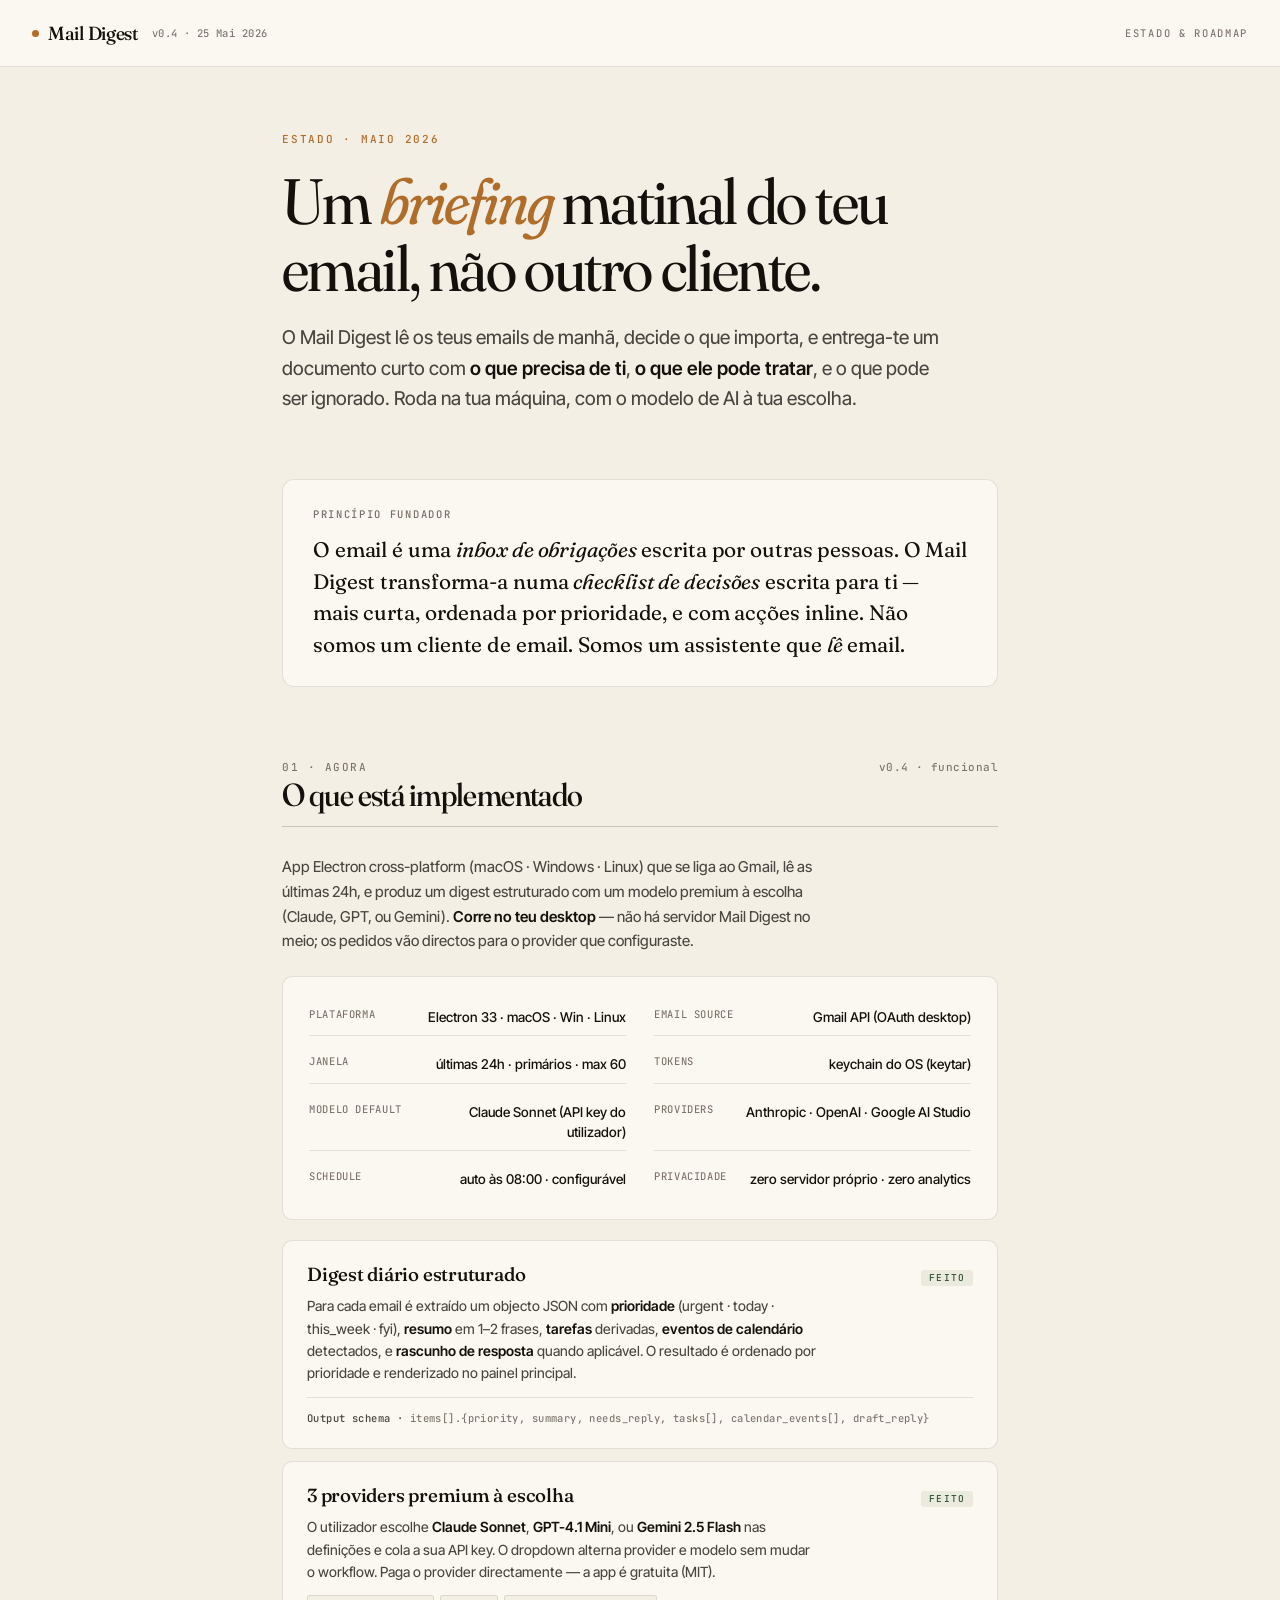
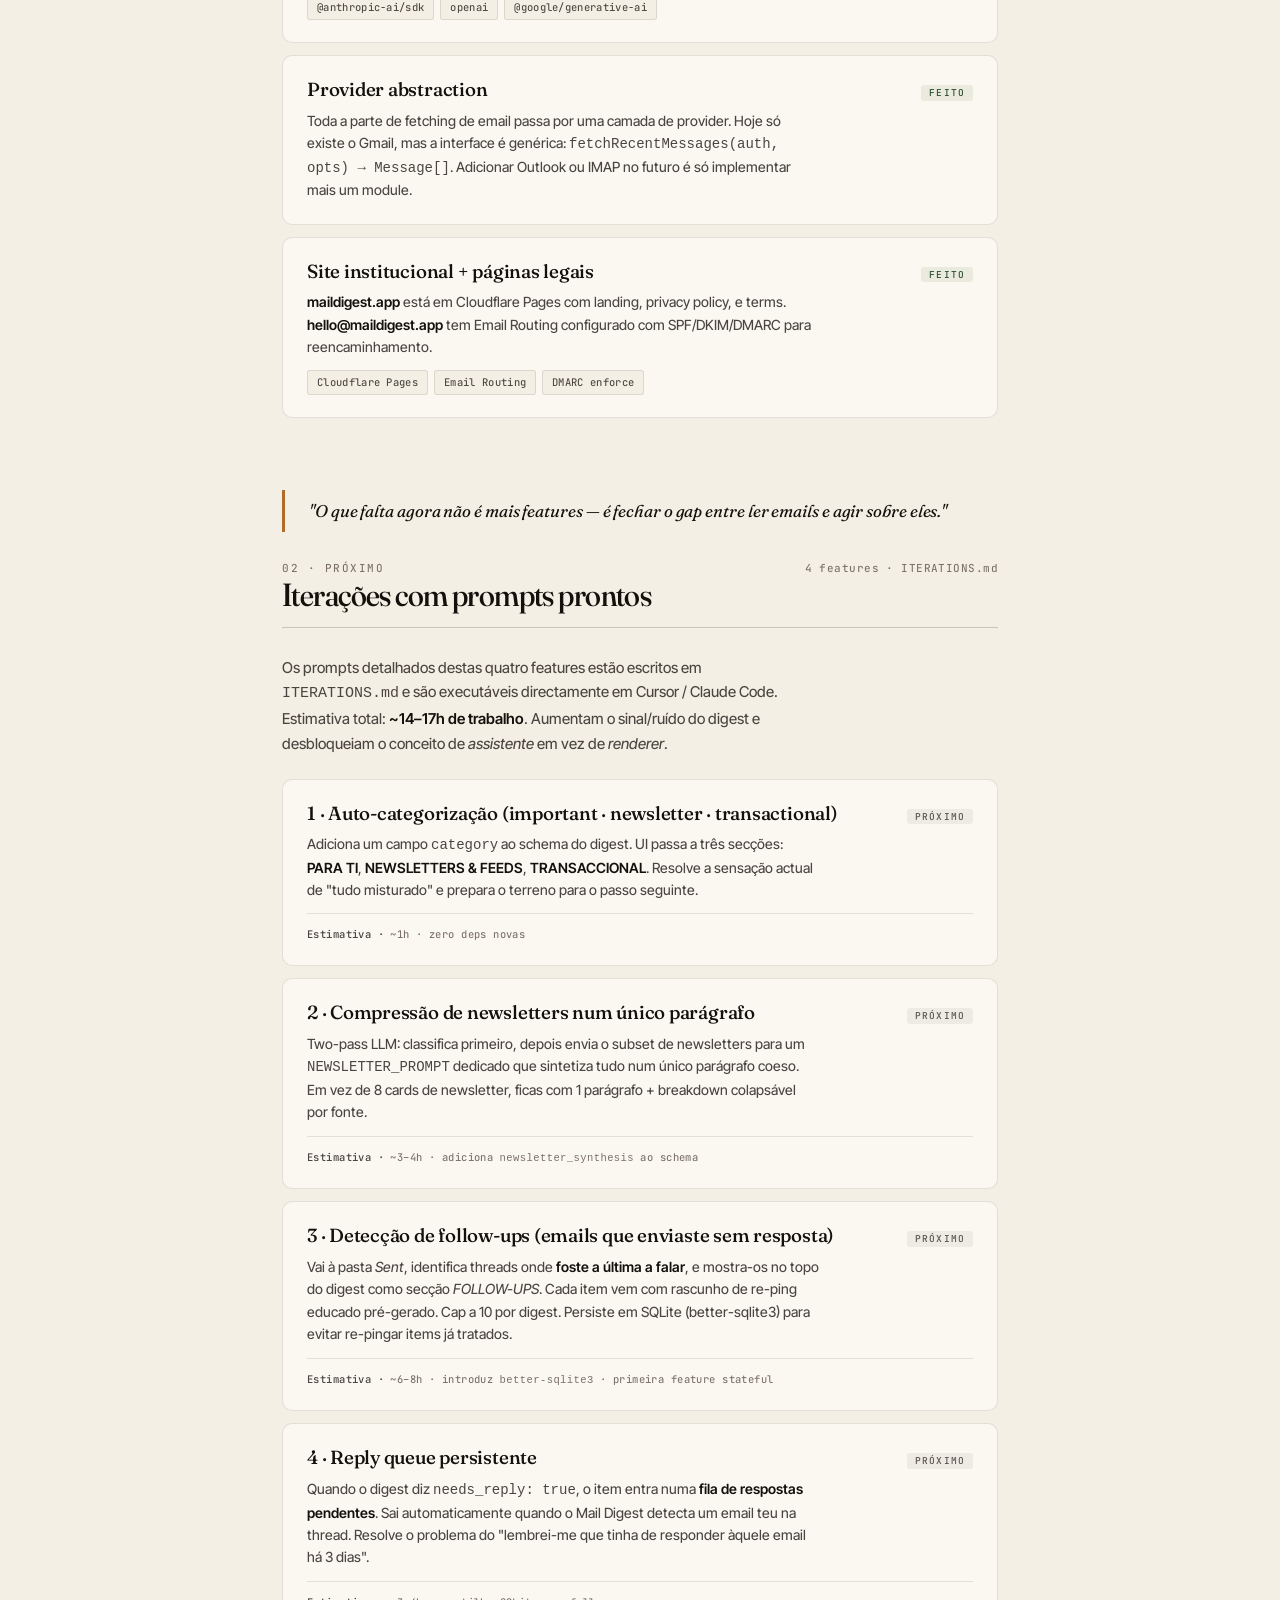
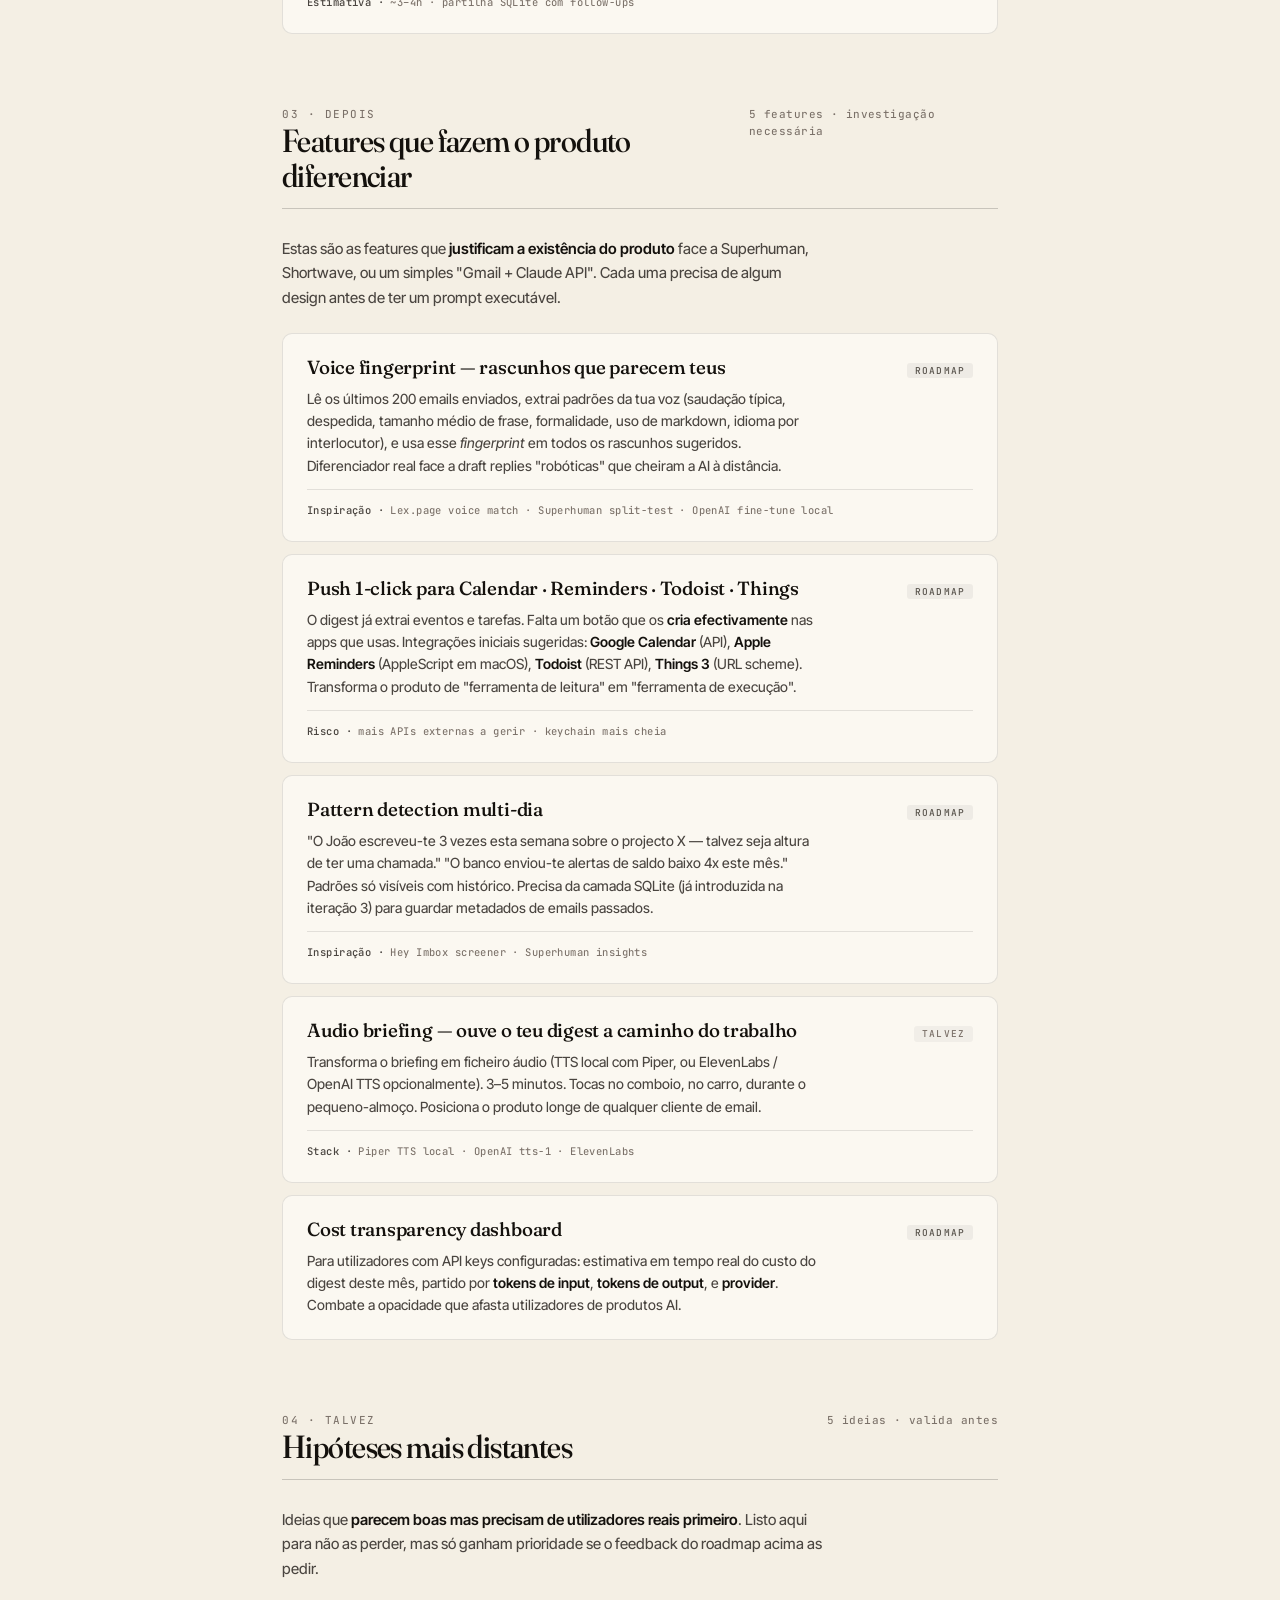
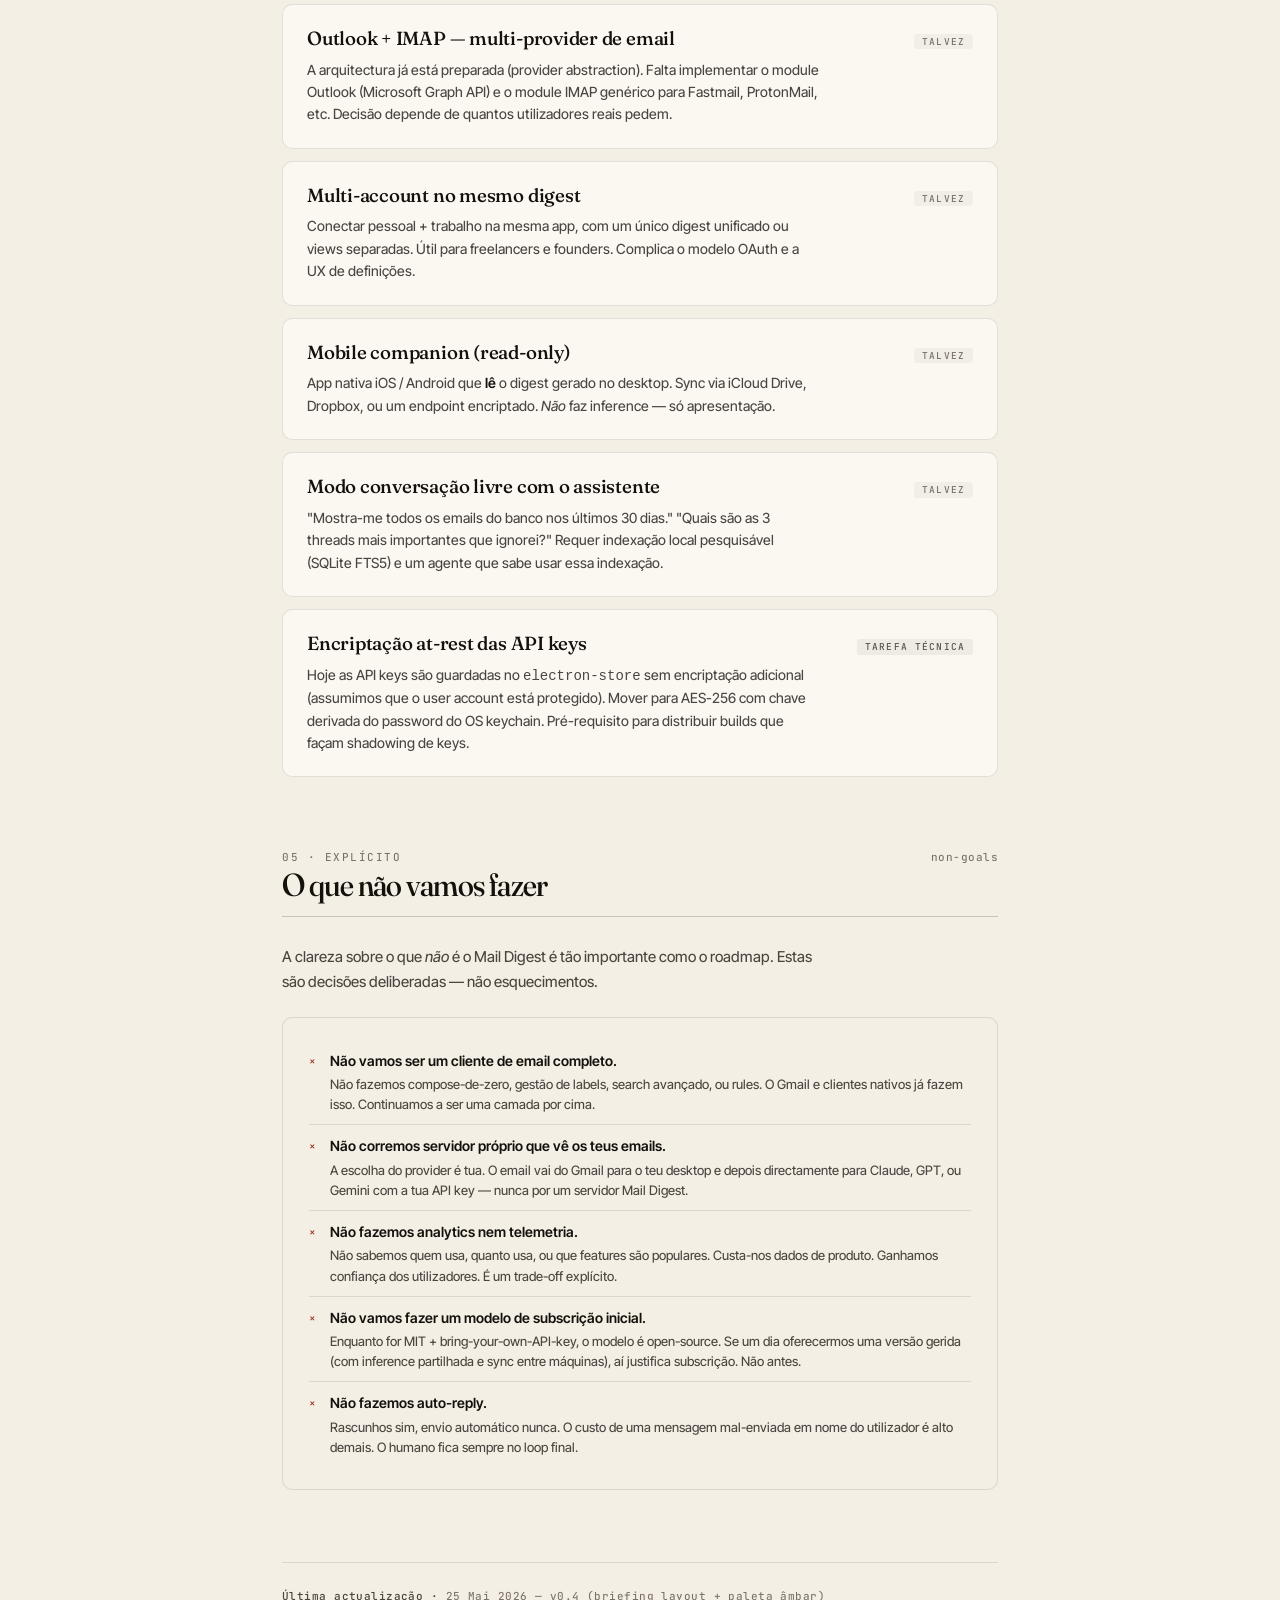
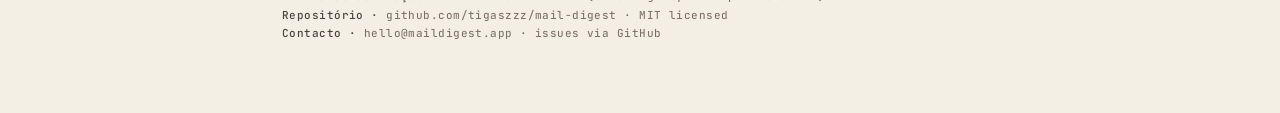
<file: mockups/roadmap.html>
<!DOCTYPE html>
<html lang="pt-PT">
<head>
<meta charset="UTF-8" />
<meta name="viewport" content="width=device-width, initial-scale=1" />
<title>Mail Digest — Estado &amp; Roadmap</title>

<link rel="preconnect" href="https://fonts.googleapis.com">
<link rel="preconnect" href="https://fonts.gstatic.com" crossorigin>
<link href="https://fonts.googleapis.com/css2?family=Fraunces:opsz,wght,SOFT@9..144,300..900,0..100&family=Inter+Tight:wght@400;450;500;600;700&family=JetBrains+Mono:wght@400;500;600&display=swap" rel="stylesheet">

<style>
  :root {
    --bg:      #f4efe4;
    --bg2:     #fbf8f1;
    --bg3:     #e9e2d2;
    --bg4:     #efe9dc;
    --border:  rgba(0,0,0,0.10);
    --border2: rgba(0,0,0,0.18);
    --border3: rgba(0,0,0,0.30);
    --text:    #14110d;
    --text2:   #4a4540;
    --text3:   #7a7068;
    --accent:    #b06d2a;
    --accent-on: #fffaf0;
    --urgent: #a52a1a;
    --today:  #b06d2a;
    --week:   #4d6b3e;
    --fyi:    #6e6a64;
    --done-bg:    rgba(77,107,62,0.10);
    --done:       #2f5230;
    --doing-bg:   rgba(176,109,42,0.13);
    --doing:      #8a5117;
    --planned-bg: rgba(0,0,0,0.05);
    --planned:    #5a554e;
    --maybe-bg:   rgba(0,0,0,0.04);
    --maybe:      #7a7068;
  }

  * { box-sizing: border-box; }
  html, body { margin: 0; padding: 0; }
  body {
    background: var(--bg);
    color: var(--text);
    font-family: 'Inter Tight', sans-serif;
    font-weight: 450;
    line-height: 1.6;
    -webkit-font-smoothing: antialiased;
    -moz-osx-font-smoothing: grayscale;
  }
  ::-webkit-scrollbar { width: 0; height: 0; }
  ::selection { background: rgba(20,17,13,0.9); color: var(--bg); }

  /* ============================================================
     Topbar
     ============================================================ */
  .topbar {
    background: var(--bg2);
    border-bottom: 1px solid var(--border);
    padding: 18px 32px;
    display: flex;
    align-items: center;
    gap: 14px;
  }
  .brand-mark {
    display: flex;
    align-items: center;
    gap: 9px;
  }
  .brand-dot {
    width: 7px; height: 7px;
    background: var(--accent);
    border-radius: 50%;
    animation: pulse 2.2s ease-in-out infinite;
  }
  @keyframes pulse {
    0%, 100% { opacity: 1; transform: scale(1); }
    50%      { opacity: 0.5; transform: scale(0.78); }
  }
  .brand-name {
    font-family: 'Fraunces', serif;
    font-variation-settings: 'opsz' 72, 'SOFT' 30;
    font-weight: 500;
    font-size: 19px;
    letter-spacing: -0.015em;
  }
  .top-tag {
    font-family: 'JetBrains Mono', monospace;
    font-size: 10.5px;
    letter-spacing: 0.16em;
    text-transform: uppercase;
    color: var(--text3);
    margin-left: auto;
  }
  .updated-meta {
    font-family: 'JetBrains Mono', monospace;
    font-size: 10.5px;
    color: var(--text3);
    letter-spacing: 0.04em;
  }

  /* ============================================================
     Page wrap
     ============================================================ */
  .page {
    max-width: 780px;
    margin: 0 auto;
    padding: 64px 32px 80px;
  }

  /* Hero */
  .hero {
    margin-bottom: 64px;
  }
  .kicker {
    font-family: 'JetBrains Mono', monospace;
    font-size: 11px;
    letter-spacing: 0.16em;
    text-transform: uppercase;
    color: var(--accent);
    font-weight: 500;
    margin-bottom: 18px;
  }
  .hero h1 {
    font-family: 'Fraunces', serif;
    font-variation-settings: 'opsz' 144, 'SOFT' 40;
    font-weight: 400;
    font-size: clamp(40px, 6vw, 64px);
    letter-spacing: -0.025em;
    line-height: 1.05;
    margin: 0 0 22px;
    color: var(--text);
  }
  .hero h1 em {
    font-style: italic;
    font-variation-settings: 'opsz' 144, 'SOFT' 80;
    color: var(--accent);
  }
  .hero-lede {
    font-size: 19px;
    line-height: 1.6;
    color: var(--text2);
    max-width: 60ch;
    margin: 0;
  }
  .hero-lede strong { color: var(--text); font-weight: 600; }

  /* Mission box */
  .mission {
    background: var(--bg2);
    border: 1px solid var(--border);
    border-radius: 12px;
    padding: 26px 30px;
    margin-bottom: 72px;
  }
  .mission-label {
    font-family: 'JetBrains Mono', monospace;
    font-size: 10.5px;
    letter-spacing: 0.16em;
    text-transform: uppercase;
    color: var(--text3);
    margin-bottom: 12px;
    font-weight: 500;
  }
  .mission p {
    font-family: 'Fraunces', serif;
    font-variation-settings: 'opsz' 28, 'SOFT' 30;
    font-weight: 400;
    font-size: 21px;
    line-height: 1.5;
    margin: 0;
    color: var(--text);
    letter-spacing: -0.005em;
  }
  .mission p em { font-style: italic; }

  /* Section header */
  .section-head {
    margin-bottom: 28px;
    padding-bottom: 14px;
    border-bottom: 1px solid var(--border2);
    display: flex;
    align-items: baseline;
    justify-content: space-between;
    gap: 18px;
  }
  .section-head .num {
    font-family: 'JetBrains Mono', monospace;
    font-size: 11px;
    letter-spacing: 0.14em;
    color: var(--text3);
    text-transform: uppercase;
  }
  .section-head h2 {
    font-family: 'Fraunces', serif;
    font-variation-settings: 'opsz' 144, 'SOFT' 30;
    font-weight: 500;
    font-size: 32px;
    letter-spacing: -0.018em;
    line-height: 1.1;
    margin: 0;
    color: var(--text);
  }
  .section-head .count {
    font-family: 'JetBrains Mono', monospace;
    font-size: 11px;
    color: var(--text3);
    letter-spacing: 0.04em;
  }

  .section { margin-bottom: 72px; }
  .section-intro {
    font-size: 15px;
    color: var(--text2);
    line-height: 1.65;
    margin: 0 0 22px;
    max-width: 60ch;
  }
  .section-intro strong { color: var(--text); font-weight: 600; }

  /* Feature card */
  .feature {
    padding: 22px 24px;
    background: var(--bg2);
    border: 1px solid var(--border);
    border-radius: 10px;
    margin-bottom: 12px;
    transition: border-color 0.08s;
  }
  .feature:hover { border-color: var(--border2); }
  .feature-head {
    display: flex;
    align-items: baseline;
    gap: 12px;
    margin-bottom: 8px;
    flex-wrap: wrap;
  }
  .feature h3 {
    font-family: 'Fraunces', serif;
    font-variation-settings: 'opsz' 36, 'SOFT' 30;
    font-weight: 500;
    font-size: 19px;
    line-height: 1.25;
    letter-spacing: -0.012em;
    margin: 0;
    flex: 1;
    color: var(--text);
  }
  .feature p {
    font-size: 14px;
    line-height: 1.6;
    color: var(--text2);
    margin: 0 0 10px;
    max-width: 64ch;
  }
  .feature p:last-child { margin-bottom: 0; }
  .feature p strong { color: var(--text); font-weight: 600; }
  .feature .meta {
    font-family: 'JetBrains Mono', monospace;
    font-size: 10.5px;
    color: var(--text3);
    letter-spacing: 0.04em;
    margin-top: 12px;
    padding-top: 12px;
    border-top: 1px solid var(--border);
  }
  .feature .meta b { color: var(--text2); font-weight: 500; }

  /* Status badge */
  .status {
    font-family: 'JetBrains Mono', monospace;
    font-size: 9.5px;
    font-weight: 500;
    letter-spacing: 0.12em;
    text-transform: uppercase;
    padding: 3px 8px;
    border-radius: 3px;
    line-height: 1;
    display: inline-flex;
    align-items: center;
    flex-shrink: 0;
  }
  .status.done    { color: var(--done);    background: var(--done-bg); }
  .status.doing   { color: var(--doing);   background: var(--doing-bg); }
  .status.planned { color: var(--planned); background: var(--planned-bg); }
  .status.maybe   { color: var(--maybe);   background: var(--maybe-bg); }

  /* Stack pills */
  .stack-row {
    display: flex;
    gap: 6px;
    flex-wrap: wrap;
    margin-top: 12px;
  }
  .stack {
    font-family: 'JetBrains Mono', monospace;
    font-size: 10.5px;
    color: var(--text2);
    background: var(--bg);
    border: 1px solid var(--border);
    padding: 3px 9px;
    border-radius: 3px;
    letter-spacing: 0.03em;
  }

  /* Spec list — used for current capabilities */
  .spec-list {
    display: grid;
    grid-template-columns: 1fr 1fr;
    gap: 10px 28px;
    margin-bottom: 20px;
    padding: 22px 26px;
    background: var(--bg2);
    border: 1px solid var(--border);
    border-radius: 10px;
  }
  @media (max-width: 640px) {
    .spec-list { grid-template-columns: 1fr; }
  }
  .spec-row {
    display: flex;
    justify-content: space-between;
    gap: 14px;
    font-size: 13.5px;
    padding: 8px 0;
    border-bottom: 1px solid var(--border);
    line-height: 1.5;
  }
  .spec-row:last-child,
  .spec-row:nth-last-child(2):nth-child(odd) { border-bottom: none; }
  .spec-label {
    font-family: 'JetBrains Mono', monospace;
    font-size: 10.5px;
    letter-spacing: 0.06em;
    text-transform: uppercase;
    color: var(--text3);
    flex-shrink: 0;
  }
  .spec-val { color: var(--text); text-align: right; font-weight: 500; }

  /* Won't do list */
  .wont {
    background: var(--bg);
    border: 1px solid var(--border);
    border-radius: 10px;
    padding: 22px 26px;
    margin-bottom: 14px;
  }
  .wont-row {
    display: flex;
    gap: 14px;
    padding: 10px 0;
    border-bottom: 1px solid var(--border);
    align-items: flex-start;
  }
  .wont-row:last-child { border-bottom: none; }
  .wont-row .x {
    color: var(--urgent);
    font-family: 'JetBrains Mono', monospace;
    font-size: 11px;
    flex-shrink: 0;
    margin-top: 3px;
  }
  .wont-row .label {
    font-size: 14px;
    color: var(--text);
    font-weight: 600;
    margin-bottom: 2px;
  }
  .wont-row .why {
    font-size: 13px;
    color: var(--text2);
    line-height: 1.55;
  }

  /* Footer */
  .footer {
    margin-top: 40px;
    padding: 24px 0 0;
    border-top: 1px solid var(--border);
    font-family: 'JetBrains Mono', monospace;
    font-size: 11px;
    color: var(--text3);
    letter-spacing: 0.04em;
    line-height: 1.7;
  }
  .footer b { color: var(--text2); font-weight: 500; }

  /* Pull-quote */
  .pull {
    margin: 28px 0;
    padding: 8px 0 8px 24px;
    border-left: 3px solid var(--accent);
    font-family: 'Fraunces', serif;
    font-variation-settings: 'opsz' 36, 'SOFT' 30;
    font-style: italic;
    font-weight: 400;
    font-size: 17px;
    line-height: 1.5;
    color: var(--text);
    letter-spacing: -0.005em;
  }
</style>
</head>
<body>

<!-- Topbar -->
<header class="topbar">
  <div class="brand-mark">
    <span class="brand-dot"></span>
    <span class="brand-name">Mail Digest</span>
  </div>
  <span class="updated-meta">v0.4 · 25 Mai 2026</span>
  <span class="top-tag">Estado &amp; Roadmap</span>
</header>

<main class="page">

  <!-- ============================================================
       HERO
       ============================================================ -->
  <section class="hero">
    <div class="kicker">Estado · Maio 2026</div>
    <h1>Um <em>briefing</em> matinal do teu email, não outro cliente.</h1>
    <p class="hero-lede">
      O Mail Digest lê os teus emails de manhã, decide o que importa, e entrega-te um documento curto com <strong>o que precisa de ti</strong>, <strong>o que ele pode tratar</strong>, e o que pode ser ignorado. Roda na tua máquina, com o modelo de AI à tua escolha.
    </p>
  </section>

  <!-- ============================================================
       MISSION
       ============================================================ -->
  <div class="mission">
    <div class="mission-label">Princípio fundador</div>
    <p>
      O email é uma <em>inbox de obrigações</em> escrita por outras pessoas. O Mail Digest transforma-a numa <em>checklist de decisões</em> escrita para ti — mais curta, ordenada por prioridade, e com acções inline. Não somos um cliente de email. Somos um assistente que <em>lê</em> email.
    </p>
  </div>

  <!-- ============================================================
       SECTION 1 — IMPLEMENTADO HOJE
       ============================================================ -->
  <section class="section">
    <div class="section-head">
      <div>
        <div class="num">01 · agora</div>
        <h2>O que está implementado</h2>
      </div>
      <div class="count">v0.4 · funcional</div>
    </div>

    <p class="section-intro">
      App Electron cross-platform (macOS · Windows · Linux) que se liga ao Gmail, lê as últimas 24h, e produz um digest estruturado com um modelo premium à escolha (Claude, GPT, ou Gemini). <strong>Corre no teu desktop</strong> — não há servidor Mail Digest no meio; os pedidos vão directos para o provider que configuraste.
    </p>

    <div class="spec-list">
      <div class="spec-row"><span class="spec-label">Plataforma</span><span class="spec-val">Electron 33 · macOS · Win · Linux</span></div>
      <div class="spec-row"><span class="spec-label">Email source</span><span class="spec-val">Gmail API (OAuth desktop)</span></div>
      <div class="spec-row"><span class="spec-label">Janela</span><span class="spec-val">últimas 24h · primários · max 60</span></div>
      <div class="spec-row"><span class="spec-label">Tokens</span><span class="spec-val">keychain do OS (keytar)</span></div>
      <div class="spec-row"><span class="spec-label">Modelo default</span><span class="spec-val">Claude Sonnet (API key do utilizador)</span></div>
      <div class="spec-row"><span class="spec-label">Providers</span><span class="spec-val">Anthropic · OpenAI · Google AI Studio</span></div>
      <div class="spec-row"><span class="spec-label">Schedule</span><span class="spec-val">auto às 08:00 · configurável</span></div>
      <div class="spec-row"><span class="spec-label">Privacidade</span><span class="spec-val">zero servidor próprio · zero analytics</span></div>
    </div>

    <div class="feature">
      <div class="feature-head">
        <h3>Digest diário estruturado</h3>
        <span class="status done">Feito</span>
      </div>
      <p>
        Para cada email é extraído um objecto JSON com <strong>prioridade</strong> (urgent · today · this_week · fyi), <strong>resumo</strong> em 1–2 frases, <strong>tarefas</strong> derivadas, <strong>eventos de calendário</strong> detectados, e <strong>rascunho de resposta</strong> quando aplicável. O resultado é ordenado por prioridade e renderizado no painel principal.
      </p>
      <div class="meta"><b>Output schema ·</b> items[].{priority, summary, needs_reply, tasks[], calendar_events[], draft_reply}</div>
    </div>

    <div class="feature">
      <div class="feature-head">
        <h3>3 providers premium à escolha</h3>
        <span class="status done">Feito</span>
      </div>
      <p>
        O utilizador escolhe <strong>Claude Sonnet</strong>, <strong>GPT-4.1 Mini</strong>, ou <strong>Gemini 2.5 Flash</strong> nas definições e cola a sua API key. O dropdown alterna provider e modelo sem mudar o workflow. Paga o provider directamente — a app é gratuita (MIT).
      </p>
      <div class="stack-row">
        <span class="stack">@anthropic-ai/sdk</span>
        <span class="stack">openai</span>
        <span class="stack">@google/generative-ai</span>
      </div>
    </div>

    <div class="feature">
      <div class="feature-head">
        <h3>Provider abstraction</h3>
        <span class="status done">Feito</span>
      </div>
      <p>
        Toda a parte de fetching de email passa por uma camada de provider. Hoje só existe o Gmail, mas a interface é genérica: <code>fetchRecentMessages(auth, opts) → Message[]</code>. Adicionar Outlook ou IMAP no futuro é só implementar mais um module.
      </p>
    </div>

    <div class="feature">
      <div class="feature-head">
        <h3>Site institucional + páginas legais</h3>
        <span class="status done">Feito</span>
      </div>
      <p>
        <strong>maildigest.app</strong> está em Cloudflare Pages com landing, privacy policy, e terms. <strong>hello@maildigest.app</strong> tem Email Routing configurado com SPF/DKIM/DMARC para reencaminhamento.
      </p>
      <div class="stack-row">
        <span class="stack">Cloudflare Pages</span>
        <span class="stack">Email Routing</span>
        <span class="stack">DMARC enforce</span>
      </div>
    </div>
  </section>

  <div class="pull">
    "O que falta agora não é mais features — é fechar o gap entre <em>ler</em> emails e <em>agir</em> sobre eles."
  </div>

  <!-- ============================================================
       SECTION 2 — PRÓXIMAS ITERAÇÕES (PROMPTS PRONTOS)
       ============================================================ -->
  <section class="section">
    <div class="section-head">
      <div>
        <div class="num">02 · próximo</div>
        <h2>Iterações com prompts prontos</h2>
      </div>
      <div class="count">4 features · ITERATIONS.md</div>
    </div>

    <p class="section-intro">
      Os prompts detalhados destas quatro features estão escritos em <code>ITERATIONS.md</code> e são executáveis directamente em Cursor / Claude Code. Estimativa total: <strong>~14–17h de trabalho</strong>. Aumentam o sinal/ruído do digest e desbloqueiam o conceito de <em>assistente</em> em vez de <em>renderer</em>.
    </p>

    <div class="feature">
      <div class="feature-head">
        <h3>1 · Auto-categorização (important · newsletter · transactional)</h3>
        <span class="status planned">Próximo</span>
      </div>
      <p>
        Adiciona um campo <code>category</code> ao schema do digest. UI passa a três secções: <strong>PARA TI</strong>, <strong>NEWSLETTERS &amp; FEEDS</strong>, <strong>TRANSACCIONAL</strong>. Resolve a sensação actual de "tudo misturado" e prepara o terreno para o passo seguinte.
      </p>
      <div class="meta"><b>Estimativa ·</b> ~1h · zero deps novas</div>
    </div>

    <div class="feature">
      <div class="feature-head">
        <h3>2 · Compressão de newsletters num único parágrafo</h3>
        <span class="status planned">Próximo</span>
      </div>
      <p>
        Two-pass LLM: classifica primeiro, depois envia o subset de newsletters para um <code>NEWSLETTER_PROMPT</code> dedicado que sintetiza tudo num único parágrafo coeso. Em vez de 8 cards de newsletter, ficas com 1 parágrafo + breakdown colapsável por fonte.
      </p>
      <div class="meta"><b>Estimativa ·</b> ~3–4h · adiciona <code>newsletter_synthesis</code> ao schema</div>
    </div>

    <div class="feature">
      <div class="feature-head">
        <h3>3 · Detecção de follow-ups (emails que enviaste sem resposta)</h3>
        <span class="status planned">Próximo</span>
      </div>
      <p>
        Vai à pasta <em>Sent</em>, identifica threads onde <strong>foste a última a falar</strong>, e mostra-os no topo do digest como secção <em>FOLLOW-UPS</em>. Cada item vem com rascunho de re-ping educado pré-gerado. Cap a 10 por digest. Persiste em SQLite (better-sqlite3) para evitar re-pingar items já tratados.
      </p>
      <div class="meta"><b>Estimativa ·</b> ~6–8h · introduz <code>better-sqlite3</code> · primeira feature stateful</div>
    </div>

    <div class="feature">
      <div class="feature-head">
        <h3>4 · Reply queue persistente</h3>
        <span class="status planned">Próximo</span>
      </div>
      <p>
        Quando o digest diz <code>needs_reply: true</code>, o item entra numa <strong>fila de respostas pendentes</strong>. Sai automaticamente quando o Mail Digest detecta um email teu na thread. Resolve o problema do "lembrei-me que tinha de responder àquele email há 3 dias".
      </p>
      <div class="meta"><b>Estimativa ·</b> ~3–4h · partilha SQLite com follow-ups</div>
    </div>
  </section>

  <!-- ============================================================
       SECTION 3 — DEPOIS DESTAS 4
       ============================================================ -->
  <section class="section">
    <div class="section-head">
      <div>
        <div class="num">03 · depois</div>
        <h2>Features que fazem o produto diferenciar</h2>
      </div>
      <div class="count">5 features · investigação necessária</div>
    </div>

    <p class="section-intro">
      Estas são as features que <strong>justificam a existência do produto</strong> face a Superhuman, Shortwave, ou um simples "Gmail + Claude API". Cada uma precisa de algum design antes de ter um prompt executável.
    </p>

    <div class="feature">
      <div class="feature-head">
        <h3>Voice fingerprint — rascunhos que parecem teus</h3>
        <span class="status planned">Roadmap</span>
      </div>
      <p>
        Lê os últimos 200 emails enviados, extrai padrões da tua voz (saudação típica, despedida, tamanho médio de frase, formalidade, uso de markdown, idioma por interlocutor), e usa esse <em>fingerprint</em> em todos os rascunhos sugeridos. Diferenciador real face a draft replies "robóticas" que cheiram a AI à distância.
      </p>
      <div class="meta"><b>Inspiração ·</b> Lex.page voice match · Superhuman split-test · OpenAI fine-tune local</div>
    </div>

    <div class="feature">
      <div class="feature-head">
        <h3>Push 1-click para Calendar · Reminders · Todoist · Things</h3>
        <span class="status planned">Roadmap</span>
      </div>
      <p>
        O digest já extrai eventos e tarefas. Falta um botão que os <strong>cria efectivamente</strong> nas apps que usas. Integrações iniciais sugeridas: <strong>Google Calendar</strong> (API), <strong>Apple Reminders</strong> (AppleScript em macOS), <strong>Todoist</strong> (REST API), <strong>Things 3</strong> (URL scheme). Transforma o produto de "ferramenta de leitura" em "ferramenta de execução".
      </p>
      <div class="meta"><b>Risco ·</b> mais APIs externas a gerir · keychain mais cheia</div>
    </div>

    <div class="feature">
      <div class="feature-head">
        <h3>Pattern detection multi-dia</h3>
        <span class="status planned">Roadmap</span>
      </div>
      <p>
        "O João escreveu-te 3 vezes esta semana sobre o projecto X — talvez seja altura de ter uma chamada." "O banco enviou-te alertas de saldo baixo 4x este mês." Padrões só visíveis com histórico. Precisa da camada SQLite (já introduzida na iteração 3) para guardar metadados de emails passados.
      </p>
      <div class="meta"><b>Inspiração ·</b> Hey Imbox screener · Superhuman insights</div>
    </div>

    <div class="feature">
      <div class="feature-head">
        <h3>Audio briefing — ouve o teu digest a caminho do trabalho</h3>
        <span class="status maybe">Talvez</span>
      </div>
      <p>
        Transforma o briefing em ficheiro áudio (TTS local com Piper, ou ElevenLabs / OpenAI TTS opcionalmente). 3–5 minutos. Tocas no comboio, no carro, durante o pequeno-almoço. Posiciona o produto longe de qualquer cliente de email.
      </p>
      <div class="meta"><b>Stack ·</b> Piper TTS local · OpenAI tts-1 · ElevenLabs</div>
    </div>

    <div class="feature">
      <div class="feature-head">
        <h3>Cost transparency dashboard</h3>
        <span class="status planned">Roadmap</span>
      </div>
      <p>
        Para utilizadores com API keys configuradas: estimativa em tempo real do custo do digest deste mês, partido por <strong>tokens de input</strong>, <strong>tokens de output</strong>, e <strong>provider</strong>. Combate a opacidade que afasta utilizadores de produtos AI.
      </p>
    </div>
  </section>

  <!-- ============================================================
       SECTION 4 — TALVEZ MAIS LONGE
       ============================================================ -->
  <section class="section">
    <div class="section-head">
      <div>
        <div class="num">04 · talvez</div>
        <h2>Hipóteses mais distantes</h2>
      </div>
      <div class="count">5 ideias · valida antes</div>
    </div>

    <p class="section-intro">
      Ideias que <strong>parecem boas mas precisam de utilizadores reais primeiro</strong>. Listo aqui para não as perder, mas só ganham prioridade se o feedback do roadmap acima as pedir.
    </p>

    <div class="feature">
      <div class="feature-head">
        <h3>Outlook + IMAP — multi-provider de email</h3>
        <span class="status maybe">Talvez</span>
      </div>
      <p>
        A arquitectura já está preparada (provider abstraction). Falta implementar o module Outlook (Microsoft Graph API) e o module IMAP genérico para Fastmail, ProtonMail, etc. Decisão depende de quantos utilizadores reais pedem.
      </p>
    </div>

    <div class="feature">
      <div class="feature-head">
        <h3>Multi-account no mesmo digest</h3>
        <span class="status maybe">Talvez</span>
      </div>
      <p>
        Conectar pessoal + trabalho na mesma app, com um único digest unificado ou views separadas. Útil para freelancers e founders. Complica o modelo OAuth e a UX de definições.
      </p>
    </div>

    <div class="feature">
      <div class="feature-head">
        <h3>Mobile companion (read-only)</h3>
        <span class="status maybe">Talvez</span>
      </div>
      <p>
        App nativa iOS / Android que <strong>lê</strong> o digest gerado no desktop. Sync via iCloud Drive, Dropbox, ou um endpoint encriptado. <em>Não</em> faz inference — só apresentação.
      </p>
    </div>

    <div class="feature">
      <div class="feature-head">
        <h3>Modo conversação livre com o assistente</h3>
        <span class="status maybe">Talvez</span>
      </div>
      <p>
        "Mostra-me todos os emails do banco nos últimos 30 dias." "Quais são as 3 threads mais importantes que ignorei?" Requer indexação local pesquisável (SQLite FTS5) e um agente que sabe usar essa indexação.
      </p>
    </div>

    <div class="feature">
      <div class="feature-head">
        <h3>Encriptação at-rest das API keys</h3>
        <span class="status planned">Tarefa técnica</span>
      </div>
      <p>
        Hoje as API keys são guardadas no <code>electron-store</code> sem encriptação adicional (assumimos que o user account está protegido). Mover para AES-256 com chave derivada do password do OS keychain. Pré-requisito para distribuir builds que façam shadowing de keys.
      </p>
    </div>
  </section>

  <!-- ============================================================
       SECTION 5 — NÃO VAMOS FAZER
       ============================================================ -->
  <section class="section">
    <div class="section-head">
      <div>
        <div class="num">05 · explícito</div>
        <h2>O que não vamos fazer</h2>
      </div>
      <div class="count">non-goals</div>
    </div>

    <p class="section-intro">
      A clareza sobre o que <em>não</em> é o Mail Digest é tão importante como o roadmap. Estas são decisões deliberadas — não esquecimentos.
    </p>

    <div class="wont">
      <div class="wont-row">
        <span class="x">×</span>
        <div>
          <div class="label">Não vamos ser um cliente de email completo.</div>
          <div class="why">Não fazemos compose-de-zero, gestão de labels, search avançado, ou rules. O Gmail e clientes nativos já fazem isso. Continuamos a ser uma camada por cima.</div>
        </div>
      </div>
      <div class="wont-row">
        <span class="x">×</span>
        <div>
          <div class="label">Não corremos servidor próprio que vê os teus emails.</div>
          <div class="why">A escolha do provider é tua. O email vai do Gmail para o teu desktop e depois directamente para Claude, GPT, ou Gemini com a tua API key — nunca por um servidor Mail Digest.</div>
        </div>
      </div>
      <div class="wont-row">
        <span class="x">×</span>
        <div>
          <div class="label">Não fazemos analytics nem telemetria.</div>
          <div class="why">Não sabemos quem usa, quanto usa, ou que features são populares. Custa-nos dados de produto. Ganhamos confiança dos utilizadores. É um trade-off explícito.</div>
        </div>
      </div>
      <div class="wont-row">
        <span class="x">×</span>
        <div>
          <div class="label">Não vamos fazer um modelo de subscrição inicial.</div>
          <div class="why">Enquanto for MIT + bring-your-own-API-key, o modelo é open-source. Se um dia oferecermos uma versão gerida (com inference partilhada e sync entre máquinas), aí justifica subscrição. Não antes.</div>
        </div>
      </div>
      <div class="wont-row">
        <span class="x">×</span>
        <div>
          <div class="label">Não fazemos auto-reply.</div>
          <div class="why">Rascunhos sim, envio automático nunca. O custo de uma mensagem mal-enviada em nome do utilizador é alto demais. O humano fica sempre no loop final.</div>
        </div>
      </div>
    </div>
  </section>

  <!-- ============================================================
       FOOTER
       ============================================================ -->
  <div class="footer">
    <b>Última actualização ·</b> 25 Mai 2026 — v0.4 (briefing layout + paleta âmbar)<br>
    <b>Repositório ·</b> github.com/tigaszzz/mail-digest · MIT licensed<br>
    <b>Contacto ·</b> hello@maildigest.app · issues via GitHub
  </div>

</main>

</body>
</html>
</file>
<file: styles.css>
/* Mail Digest — landing site (DESIGN_NEW.md v0.5) */

:root {
  --bg:       #faf6ee;
  --bg2:      #ffffff;
  --bg3:      #f3ede0;
  --bg-rail:  #f6f1e6;
  --border:   rgba(20,17,13,0.10);
  --border2:  rgba(20,17,13,0.16);
  --border3:  rgba(20,17,13,0.28);
  --ink:      #14110d;
  --text:     #14110d;
  --text2:    #4a4540;
  --text3:    #7a7068;

  --brand:     #6c5cf0;
  --brand-2:   #5546d4;
  --brand-on:  #ffffff;
  --brand-bg:  #efeaff;
  --brand-tint:#f5f1ff;

  --urgent:    #e0444c;
  --urgent-2:  #c2353d;
  --urgent-bg: #fde7e9;

  --sunset:    #f59e0b;
  --sunset-2:  #d48409;
  --sunset-bg: #fff0d0;

  --emerald:   #10b981;
  --emerald-2: #099268;
  --emerald-bg:#d6f4e8;

  --sky:       #4f7ce5;
  --sky-2:     #3961c6;
  --sky-bg:    #e0eaff;

  --grape:     #a855f7;
  --grape-2:   #8636d3;
  --grape-bg:  #f1e3ff;

  --rose:      #f43f5e;
  --rose-2:    #d12e4d;
  --rose-bg:   #ffe1e6;

  --slate:     #6b88a0;
  --slate-bg:  #e7eef4;
}

* { box-sizing: border-box; margin: 0; padding: 0; }

html, body { background: var(--bg); color: var(--text); }

body {
  font-family: 'Inter Tight', sans-serif;
  font-weight: 450;
  font-size: 14px;
  line-height: 1.55;
  -webkit-font-smoothing: antialiased;
  -moz-osx-font-smoothing: grayscale;
}

a { color: inherit; text-decoration: none; }
a:hover { color: var(--ink); }
img, svg { display: block; max-width: 100%; }

::-webkit-scrollbar { width: 0; height: 0; }
::selection { background: var(--brand); color: white; }

@media (prefers-reduced-motion: reduce) {
  .brand-dot { animation: none !important; }
  .card:hover, .feature-card:hover, .stat:hover,
  .briefing-preview .card:hover { transform: none !important; }
}

/* ---------- Layout ---------- */

.container {
  max-width: 800px;
  margin: 0 auto;
  padding: 0 32px;
}

.page-section {
  padding: 72px 0;
  border-top: 1px solid var(--border);
}

.page-section:first-of-type { border-top: none; }

/* ---------- Topbar ---------- */

.topbar {
  position: sticky;
  top: 0;
  z-index: 30;
  background: rgba(250,246,238,0.92);
  backdrop-filter: saturate(180%) blur(8px);
  -webkit-backdrop-filter: saturate(180%) blur(8px);
  border-bottom: 1px solid var(--border);
}

.topbar .inner {
  display: flex;
  align-items: center;
  justify-content: space-between;
  padding: 14px 32px;
  max-width: 800px;
  margin: 0 auto;
}

.brand {
  display: flex;
  align-items: center;
  gap: 9px;
}

.brand-dot {
  width: 8px;
  height: 8px;
  background: var(--brand);
  border-radius: 50%;
  box-shadow: 0 0 0 3px rgba(108,92,240,0.16);
  animation: pulse 2.4s ease-in-out infinite;
}

@keyframes pulse {
  0%, 100% { opacity: 1; transform: scale(1); }
  50%      { opacity: 0.6; transform: scale(0.85); }
}

.brand-name {
  font-family: 'Fraunces', serif;
  font-variation-settings: 'opsz' 72, 'SOFT' 30;
  font-weight: 500;
  font-size: 19px;
  letter-spacing: -0.015em;
  color: var(--ink);
}

.topbar-nav {
  display: flex;
  align-items: center;
  gap: 20px;
}

.topbar-nav a {
  font-family: 'JetBrains Mono', monospace;
  font-size: 11px;
  letter-spacing: 0.06em;
  color: var(--text3);
  transition: color 0.08s ease;
}

.topbar-nav a:hover { color: var(--ink); }

/* ---------- Buttons ---------- */

.btn {
  height: 34px;
  padding: 0 14px;
  border-radius: 8px;
  font-family: 'Inter Tight', sans-serif;
  font-size: 12.5px;
  font-weight: 500;
  border: 1px solid var(--border2);
  background: var(--bg2);
  color: var(--text2);
  cursor: pointer;
  transition: all 0.08s ease;
  display: inline-flex;
  align-items: center;
  gap: 6px;
}

.btn:hover {
  background: var(--bg3);
  color: var(--ink);
  border-color: var(--border3);
}

.btn-primary {
  background: var(--ink);
  color: var(--bg2);
  border-color: var(--ink);
}

.btn-primary:hover {
  background: #2d2b27;
  border-color: #2d2b27;
  color: var(--bg2);
}

.btn-brand {
  background: var(--brand);
  color: var(--brand-on);
  border-color: var(--brand);
}

.btn-brand:hover {
  background: var(--brand-2);
  border-color: var(--brand-2);
  color: var(--brand-on);
}

/* ---------- Badges ---------- */

.badge {
  display: inline-flex;
  align-items: center;
  font-family: 'JetBrains Mono', monospace;
  font-size: 10px;
  font-weight: 600;
  letter-spacing: 0.12em;
  text-transform: uppercase;
  padding: 4px 9px;
  border-radius: 999px;
  line-height: 1;
  color: white;
}

.badge.urgent   { background: var(--urgent); }
.badge.today    { background: var(--sunset); }
.badge.week     { background: var(--emerald); }
.badge.fyi      { background: var(--slate); }
.badge.news     { background: var(--sky); }
.badge.event    { background: var(--grape); }
.badge.followup { background: var(--rose); }
.badge.ai       { background: var(--brand); }

/* ---------- Hero ---------- */

.hero-wrap {
  padding: 40px 0 72px;
}

.hero {
  background: var(--bg2);
  border: 1px solid var(--border);
  border-radius: 18px;
  overflow: hidden;
  text-align: center;
}

.hero-stripe {
  height: 6px;
  background: linear-gradient(90deg,
    var(--urgent) 0%, var(--urgent) 14%,
    var(--sunset) 14%, var(--sunset) 28%,
    var(--emerald) 28%, var(--emerald) 42%,
    var(--sky) 42%, var(--sky) 56%,
    var(--grape) 56%, var(--grape) 70%,
    var(--rose) 70%, var(--rose) 84%,
    var(--brand) 84%, var(--brand) 100%);
}

.hero-body {
  padding: 40px 36px 36px;
}

.hero-eyebrow {
  font-family: 'JetBrains Mono', monospace;
  font-size: 11px;
  letter-spacing: 0.18em;
  text-transform: uppercase;
  color: var(--text3);
  margin-bottom: 18px;
}

.hero h1 {
  font-family: 'Fraunces', serif;
  font-variation-settings: 'opsz' 144, 'SOFT' 50;
  font-weight: 400;
  font-size: clamp(40px, 5.5vw, 58px);
  letter-spacing: -0.024em;
  line-height: 1.05;
  max-width: 680px;
  margin: 0 auto 18px;
  color: var(--ink);
}

.hero h1 em {
  font-style: italic;
  font-variation-settings: 'opsz' 144, 'SOFT' 80;
  background: linear-gradient(135deg, var(--brand) 0%, var(--rose) 100%);
  -webkit-background-clip: text;
  background-clip: text;
  -webkit-text-fill-color: transparent;
}

.hero p.lead {
  font-size: 17px;
  line-height: 1.55;
  color: var(--text2);
  max-width: 56ch;
  margin: 0 auto 28px;
}

.hero p.lead strong { color: var(--ink); font-weight: 600; }

.hero-actions {
  display: flex;
  gap: 8px;
  justify-content: center;
  flex-wrap: wrap;
}

.hero-meta {
  margin-top: 24px;
  display: flex;
  gap: 10px;
  justify-content: center;
  flex-wrap: wrap;
  align-items: center;
}

.hero-meta-item {
  display: inline-flex;
  align-items: center;
  gap: 8px;
  font-family: 'JetBrains Mono', monospace;
  font-size: 11px;
  color: var(--text3);
  letter-spacing: 0.04em;
}

/* ---------- Section heads ---------- */

.section-head {
  display: flex;
  align-items: center;
  gap: 12px;
  margin-bottom: 20px;
  padding-bottom: 14px;
  border-bottom: 1px solid var(--border2);
}

.section-dot {
  width: 14px;
  height: 14px;
  border-radius: 50%;
  flex-shrink: 0;
}

.section-head h2 {
  font-family: 'Fraunces', serif;
  font-variation-settings: 'opsz' 72, 'SOFT' 30;
  font-weight: 500;
  font-size: 26px;
  letter-spacing: -0.018em;
  line-height: 1.1;
  margin: 0;
  flex: 1;
}

.section-meta {
  font-family: 'JetBrains Mono', monospace;
  font-size: 11px;
  color: var(--text3);
  letter-spacing: 0.06em;
}

.section-label {
  font-family: 'JetBrains Mono', monospace;
  font-size: 10px;
  letter-spacing: 0.12em;
  text-transform: uppercase;
  color: var(--text3);
  margin-bottom: 8px;
}

.section-lead {
  font-size: 15px;
  color: var(--text2);
  max-width: 56ch;
  margin-bottom: 32px;
  line-height: 1.65;
}

/* ---------- Cards ---------- */

.card {
  background: var(--bg2);
  border: 1px solid var(--border);
  border-radius: 14px;
  overflow: hidden;
  transition: border-color 0.08s ease, transform 0.08s ease;
}

.card:hover {
  border-color: var(--border3);
  transform: translateY(-1px);
}

.card-stripe {
  height: 4px;
  background: var(--border);
}

.card.brand  .card-stripe { background: var(--brand); }
.card.sky    .card-stripe { background: var(--sky); }
.card.emerald .card-stripe { background: var(--emerald); }
.card.sunset .card-stripe { background: var(--sunset); }
.card.grape  .card-stripe { background: var(--grape); }
.card.rose   .card-stripe { background: var(--rose); }
.card.today  .card-stripe { background: var(--sunset); }
.card.week   .card-stripe { background: var(--emerald); }
.card.urgent .card-stripe { background: var(--urgent); }

.card-body { padding: 20px 22px 22px; }

.card-icon {
  width: 16px;
  height: 16px;
  margin-bottom: 14px;
  color: var(--ink);
}

.card h3 {
  font-family: 'Fraunces', serif;
  font-variation-settings: 'opsz' 36, 'SOFT' 30;
  font-weight: 500;
  font-size: 21px;
  line-height: 1.2;
  letter-spacing: -0.015em;
  margin: 0 0 10px;
  color: var(--ink);
}

.card-summary {
  font-size: 14px;
  line-height: 1.65;
  color: var(--text2);
  margin: 0;
}

/* ---------- Features grid ---------- */

.features-grid {
  display: grid;
  grid-template-columns: repeat(2, 1fr);
  gap: 12px;
}

/* ---------- Steps ---------- */

.steps {
  display: grid;
  grid-template-columns: repeat(3, 1fr);
  gap: 12px;
}

.step {
  background: var(--bg2);
  border: 1px solid var(--border);
  border-radius: 12px;
  border-left: 4px solid var(--grape);
  padding: 18px 18px 20px;
  transition: border-color 0.08s ease, transform 0.08s ease;
}

.step:hover {
  border-color: var(--border3);
  transform: translateY(-1px);
}

.step:nth-child(2) { border-left-color: var(--sunset); }
.step:nth-child(3) { border-left-color: var(--emerald); }

.step-num {
  font-family: 'JetBrains Mono', monospace;
  font-size: 11px;
  letter-spacing: 0.12em;
  color: var(--text3);
  margin-bottom: 10px;
}

.step h3 {
  font-family: 'Fraunces', serif;
  font-variation-settings: 'opsz' 36, 'SOFT' 30;
  font-weight: 500;
  font-size: 18px;
  letter-spacing: -0.012em;
  margin-bottom: 8px;
  color: var(--ink);
}

.step p {
  font-size: 14px;
  color: var(--text2);
  line-height: 1.65;
}

/* ---------- Briefing preview ---------- */

.briefing-preview {
  background: var(--bg-rail);
  border: 1px solid var(--border);
  border-radius: 14px;
  padding: 20px;
  overflow: hidden;
}

.bp-hero {
  background: var(--bg2);
  border: 1px solid var(--border);
  border-radius: 12px;
  overflow: hidden;
  margin-bottom: 16px;
}

.bp-hero .hero-stripe { height: 4px; }

.bp-hero-body { padding: 18px 20px 16px; }

.bp-hero h3 {
  font-family: 'Fraunces', serif;
  font-variation-settings: 'opsz' 72, 'SOFT' 40;
  font-weight: 400;
  font-size: 28px;
  letter-spacing: -0.02em;
  line-height: 1.05;
  margin: 8px 0 14px;
}

.bp-hero h3 em {
  font-style: italic;
  font-variation-settings: 'opsz' 72, 'SOFT' 60;
  background: linear-gradient(135deg, var(--brand) 0%, var(--rose) 100%);
  -webkit-background-clip: text;
  background-clip: text;
  -webkit-text-fill-color: transparent;
}

.stats {
  display: grid;
  grid-template-columns: repeat(4, 1fr);
  gap: 8px;
}

.stat {
  padding: 10px 12px;
  border-radius: 10px;
  display: flex;
  align-items: center;
  gap: 10px;
  transition: transform 0.08s ease;
}

.stat:hover { transform: translateY(-1px); }

.stat .num {
  font-family: 'Fraunces', serif;
  font-variation-settings: 'opsz' 72, 'SOFT' 30;
  font-weight: 500;
  font-size: 24px;
  line-height: 1;
  font-variant-numeric: tabular-nums;
}

.stat .lbl {
  font-size: 11px;
  font-weight: 500;
  line-height: 1.25;
}

.stat .lbl strong {
  display: block;
  font-weight: 600;
  opacity: 0.85;
}

.stat.urgent  { background: var(--urgent-bg);  color: var(--urgent-2); }
.stat.today   { background: var(--sunset-bg); color: var(--sunset-2); }
.stat.week    { background: var(--emerald-bg); color: var(--emerald-2); }
.stat.fyi     { background: var(--slate-bg);  color: var(--slate); }

.bp-section { margin-top: 4px; }

.bp-section .section-head {
  margin-bottom: 12px;
  padding-bottom: 10px;
}

.bp-section .section-head h2 {
  font-size: 18px;
}

.briefing-preview .card { margin-bottom: 0; }

.briefing-preview .card h3 { font-size: 17px; }

.briefing-preview .card-summary { font-size: 13px; }

.card-meta {
  display: flex;
  align-items: center;
  gap: 8px;
  margin-bottom: 10px;
  flex-wrap: wrap;
}

.card-meta .sender {
  font-size: 13px;
  font-weight: 600;
  color: var(--ink);
}

.card-meta .time {
  font-family: 'JetBrains Mono', monospace;
  font-size: 11px;
  color: var(--text3);
  margin-left: auto;
}

/* ---------- Compare table ---------- */

.compare-wrap { overflow-x: auto; }

.compare {
  width: 100%;
  border-collapse: collapse;
  background: var(--bg2);
  border: 1px solid var(--border);
  border-radius: 12px;
  overflow: hidden;
  font-size: 13px;
}

.compare th,
.compare td {
  text-align: left;
  padding: 12px 16px;
  border-bottom: 1px solid var(--border);
  vertical-align: middle;
}

.compare tr:last-child td { border-bottom: none; }

.compare th {
  font-family: 'JetBrains Mono', monospace;
  font-size: 10px;
  letter-spacing: 0.1em;
  text-transform: uppercase;
  color: var(--text3);
  font-weight: 500;
  background: var(--bg3);
}

.compare td.us {
  background: var(--brand-tint);
  font-weight: 500;
  color: var(--ink);
}

.compare td .yes { color: var(--emerald-2); font-weight: 500; }
.compare td .no  { color: var(--text3); }
.compare td .mid { color: var(--sunset-2); font-weight: 500; }

/* ---------- CTA card ---------- */

.convo-hint {
  padding: 28px 28px;
  background: linear-gradient(135deg, var(--brand-tint) 0%, var(--bg) 100%);
  border: 1px solid var(--brand-bg);
  border-radius: 14px;
  text-align: center;
}

.convo-hint h2 {
  font-family: 'Fraunces', serif;
  font-variation-settings: 'opsz' 72, 'SOFT' 30;
  font-weight: 500;
  font-size: 26px;
  letter-spacing: -0.018em;
  margin-bottom: 12px;
}

.convo-hint p {
  font-size: 15px;
  color: var(--text2);
  max-width: 48ch;
  margin: 0 auto 24px;
  line-height: 1.65;
}

.convo-hint .hero-actions { margin-top: 0; }

/* ---------- Footer ---------- */

footer {
  border-top: 1px solid var(--border);
  padding: 36px 32px;
  margin-top: 24px;
}

.footer-inner {
  max-width: 800px;
  margin: 0 auto;
  display: flex;
  flex-wrap: wrap;
  gap: 16px;
  justify-content: space-between;
  align-items: center;
  font-family: 'JetBrains Mono', monospace;
  font-size: 11px;
  letter-spacing: 0.04em;
  color: var(--text3);
}

.footer-links { display: flex; gap: 18px; }

.footer-links a:hover { color: var(--ink); }

/* ---------- Legal pages ---------- */

.legal {
  max-width: 720px;
  margin: 0 auto;
  padding: 48px 32px 40px;
}

.legal h1 {
  font-family: 'Fraunces', serif;
  font-variation-settings: 'opsz' 144, 'SOFT' 40;
  font-weight: 400;
  font-size: clamp(34px, 5vw, 48px);
  letter-spacing: -0.02em;
  line-height: 1.1;
  margin-bottom: 14px;
  color: var(--ink);
}

.legal .updated {
  font-family: 'JetBrains Mono', monospace;
  font-size: 11px;
  letter-spacing: 0.12em;
  text-transform: uppercase;
  color: var(--text3);
  margin-bottom: 36px;
}

.legal h2 {
  font-family: 'Fraunces', serif;
  font-variation-settings: 'opsz' 36, 'SOFT' 30;
  font-weight: 500;
  font-size: 20px;
  letter-spacing: -0.012em;
  margin: 36px 0 12px;
  color: var(--ink);
}

.legal h3 {
  font-family: 'JetBrains Mono', monospace;
  font-size: 11px;
  letter-spacing: 0.1em;
  text-transform: uppercase;
  color: var(--text3);
  margin: 24px 0 10px;
}

.legal p,
.legal li {
  font-size: 14px;
  line-height: 1.7;
  color: var(--text2);
  margin-bottom: 14px;
}

.legal strong { color: var(--ink); font-weight: 600; }
.legal ul { padding-left: 22px; margin-bottom: 14px; }
.legal li { margin-bottom: 8px; }

.legal hr {
  border: none;
  border-top: 1px solid var(--border);
  margin: 36px 0;
}

.legal .tldr {
  background: var(--bg2);
  border: 1px solid var(--border);
  border-radius: 12px;
  padding: 22px 24px;
  margin-bottom: 32px;
}

.legal .tldr-label {
  font-family: 'JetBrains Mono', monospace;
  font-size: 10px;
  letter-spacing: 0.12em;
  text-transform: uppercase;
  color: var(--text3);
  margin-bottom: 10px;
}

.legal .tldr p { margin-bottom: 0; color: var(--text); }

.legal a {
  color: var(--brand);
  border-bottom: 1px solid var(--brand-bg);
}

.legal a:hover { border-bottom-color: var(--brand); }

.legal .disclaimer {
  font-family: 'JetBrains Mono', monospace;
  font-size: 11px;
  color: var(--text3);
  letter-spacing: 0.04em;
}

.legal code {
  font-family: 'JetBrains Mono', monospace;
  font-size: 12px;
  background: var(--bg3);
  padding: 1px 6px;
  border-radius: 4px;
}

/* ---------- Responsive ---------- */

@media (max-width: 760px) {
  .container { padding: 0 20px; }
  .topbar .inner { padding: 14px 20px; }
  .hero-body { padding: 28px 22px 24px; }
  .page-section { padding: 56px 0; }
  .hero-wrap { padding: 28px 0 56px; }
  .features-grid { grid-template-columns: 1fr; }
  .steps { grid-template-columns: 1fr; }
  .stats { grid-template-columns: repeat(2, 1fr); }
  .topbar-nav { gap: 14px; }
  .topbar-nav a:nth-child(n+3) { display: none; }
  .section-head { flex-wrap: wrap; }
  .section-meta { width: 100%; padding-left: 26px; }
}
</file>
